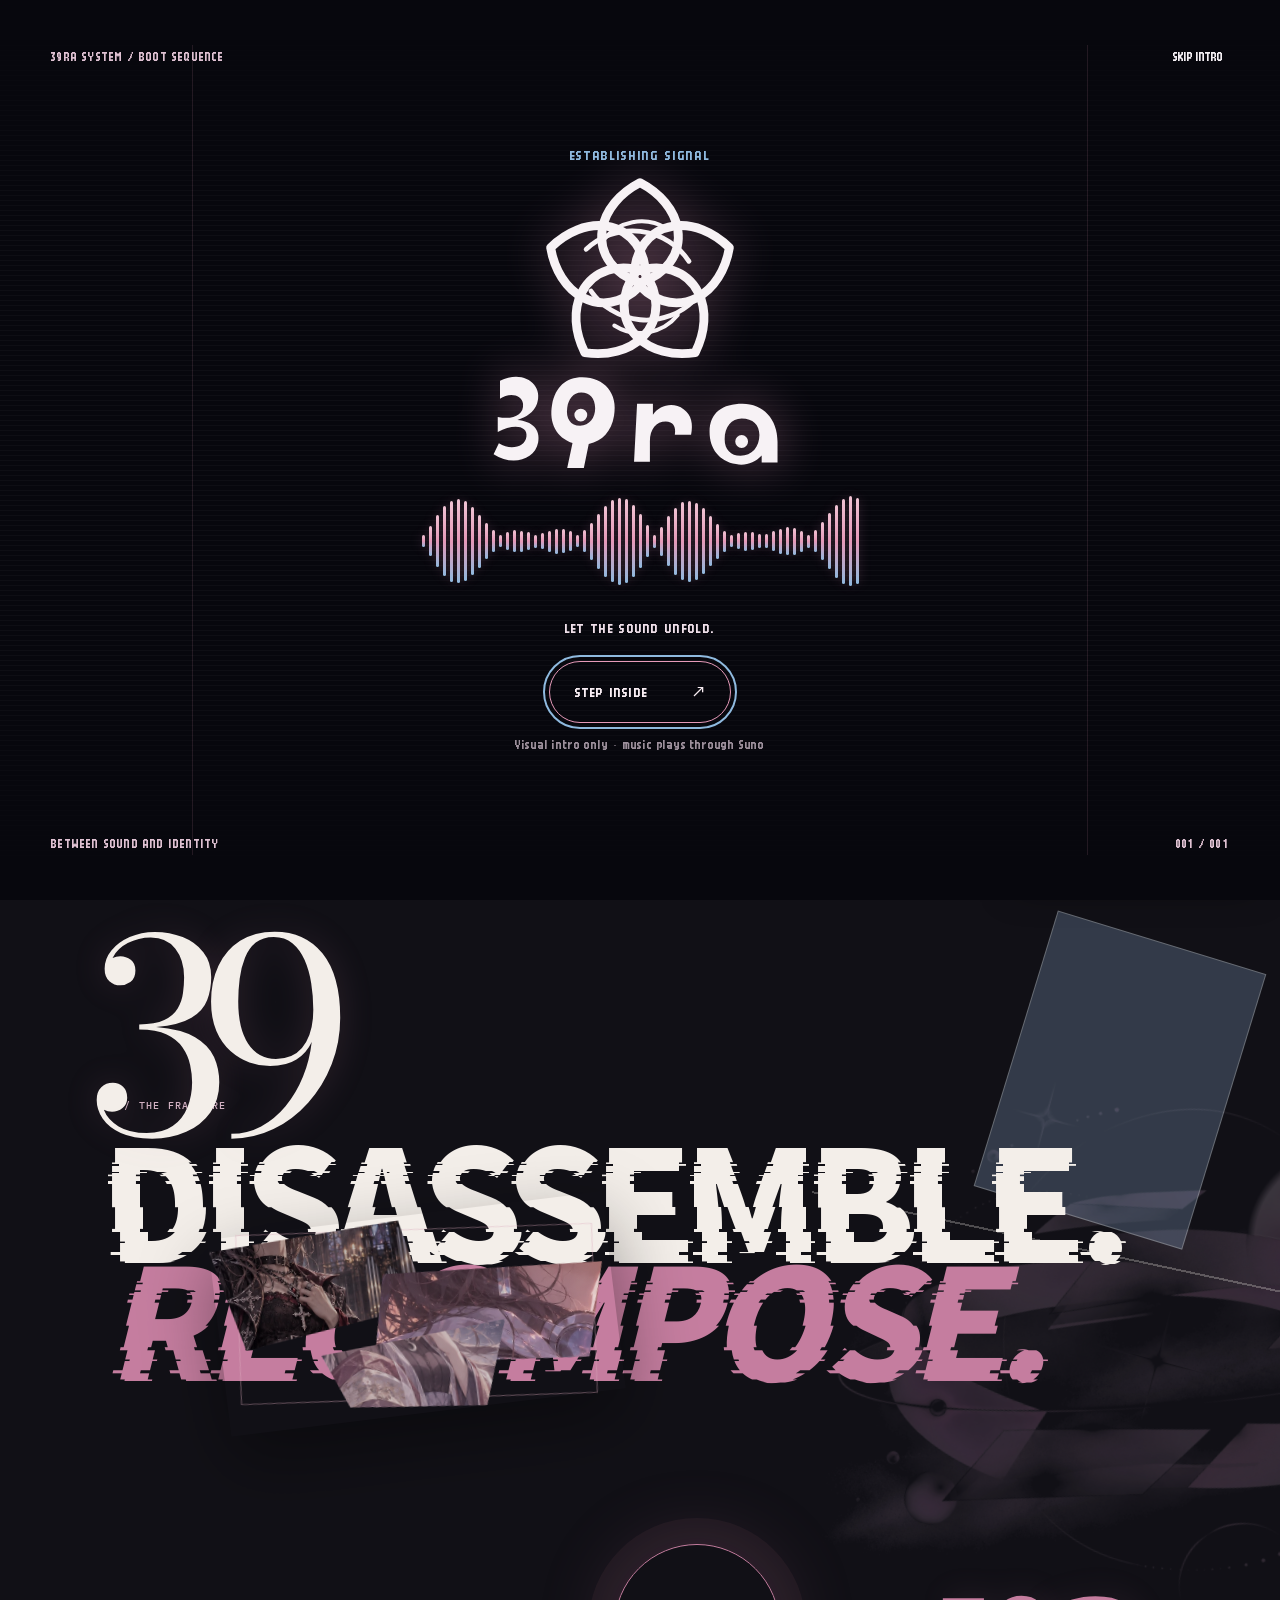
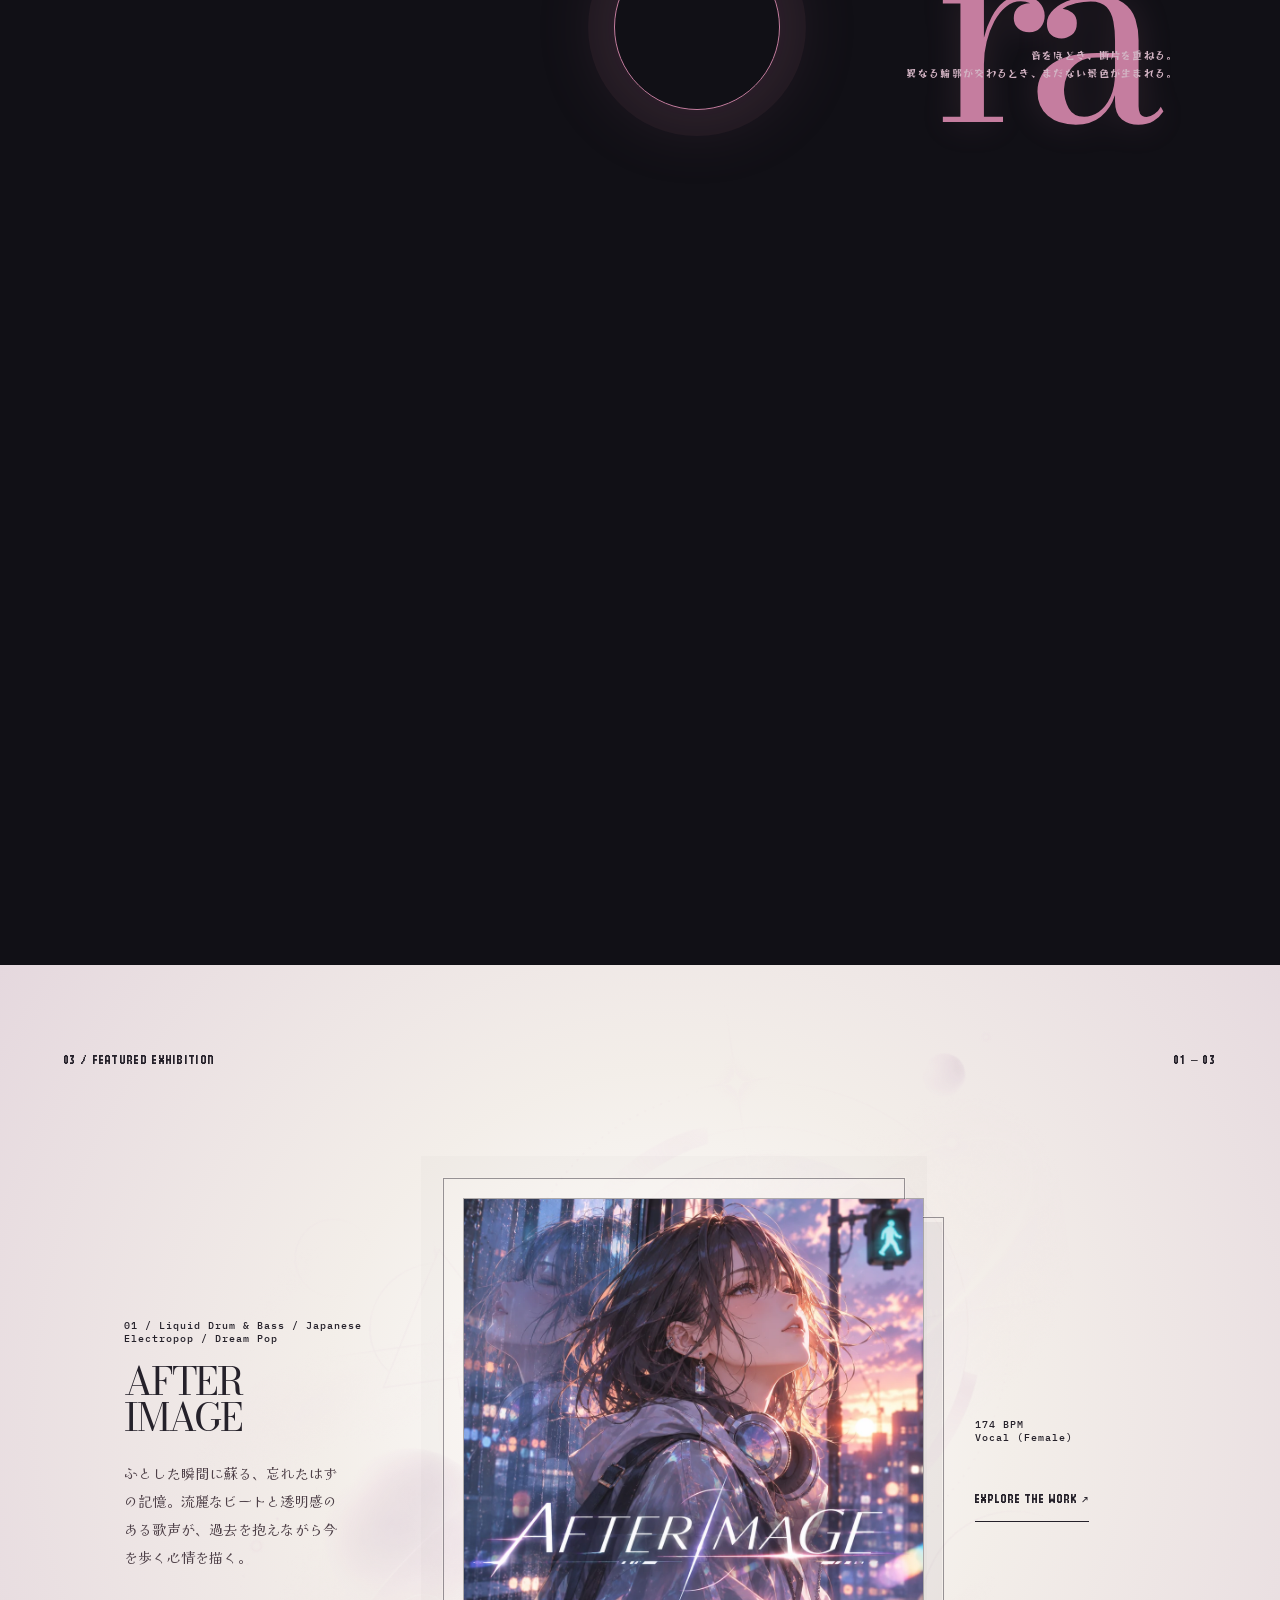
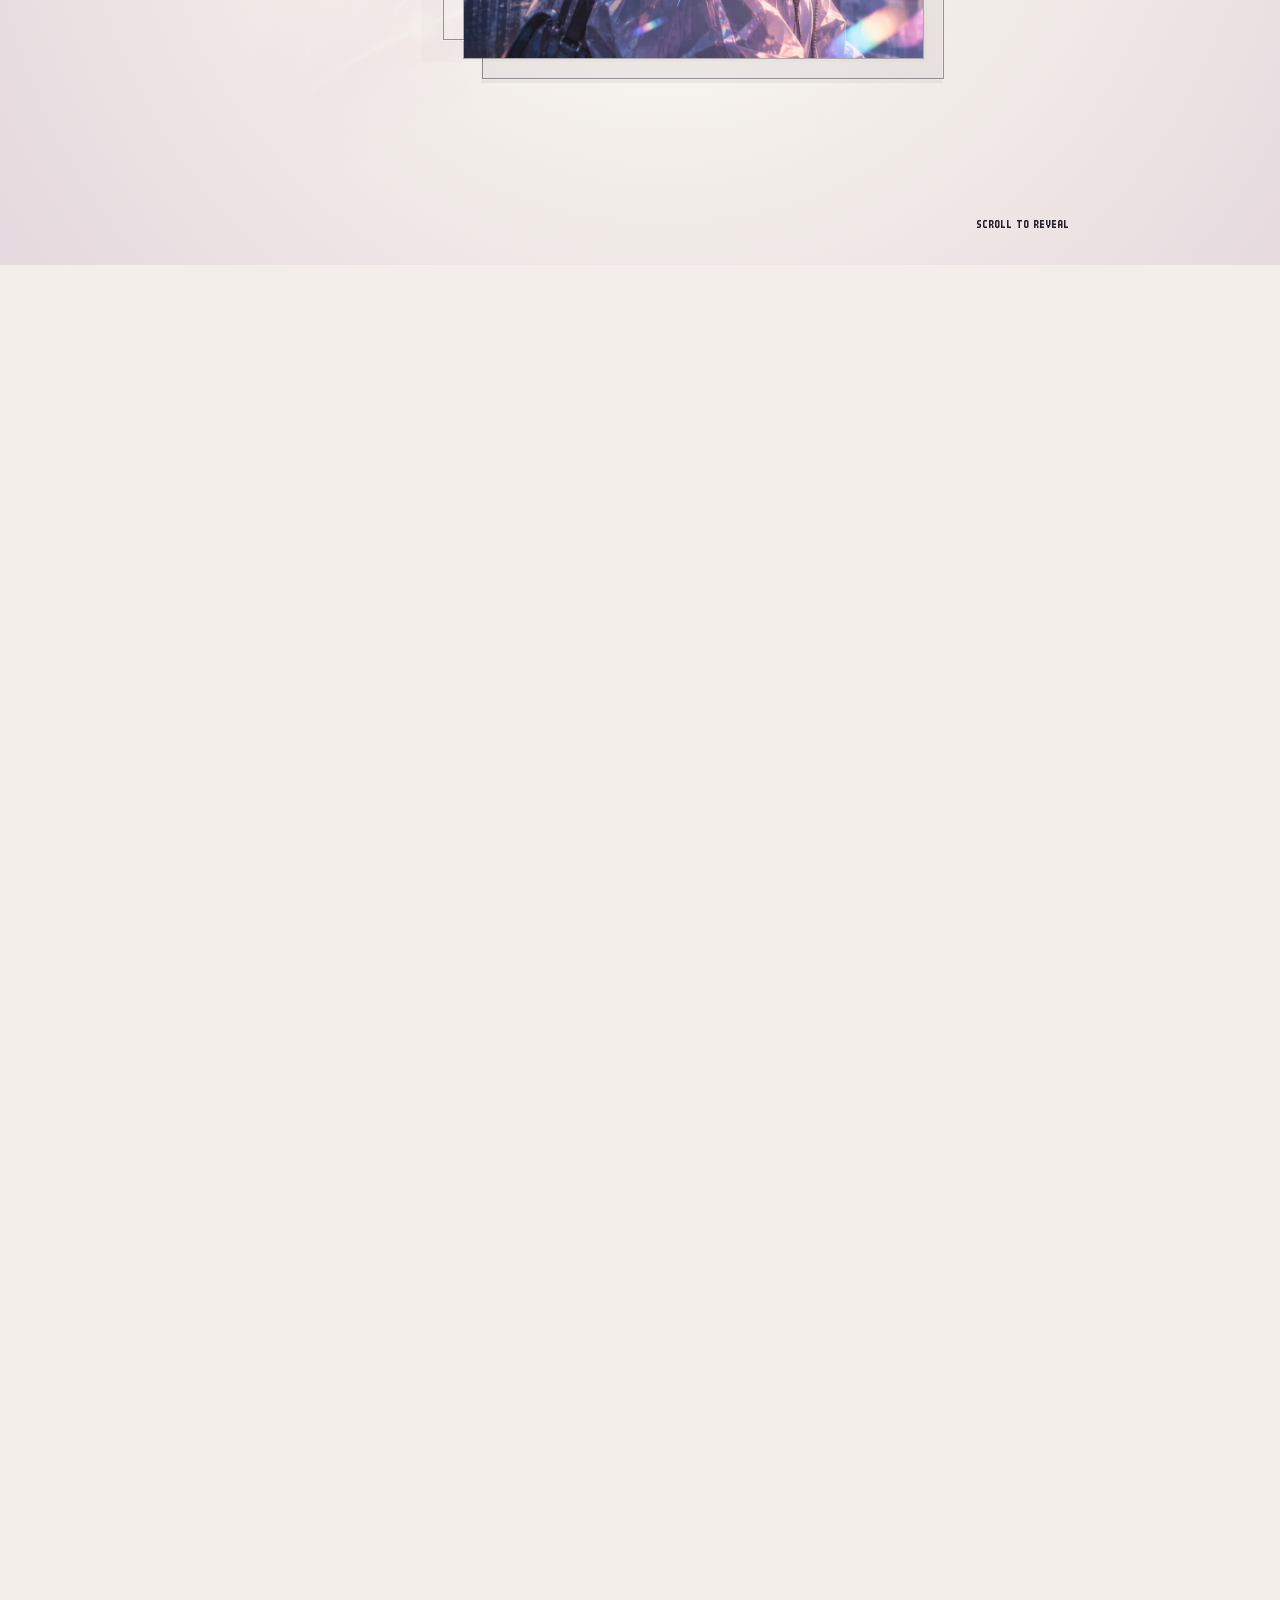
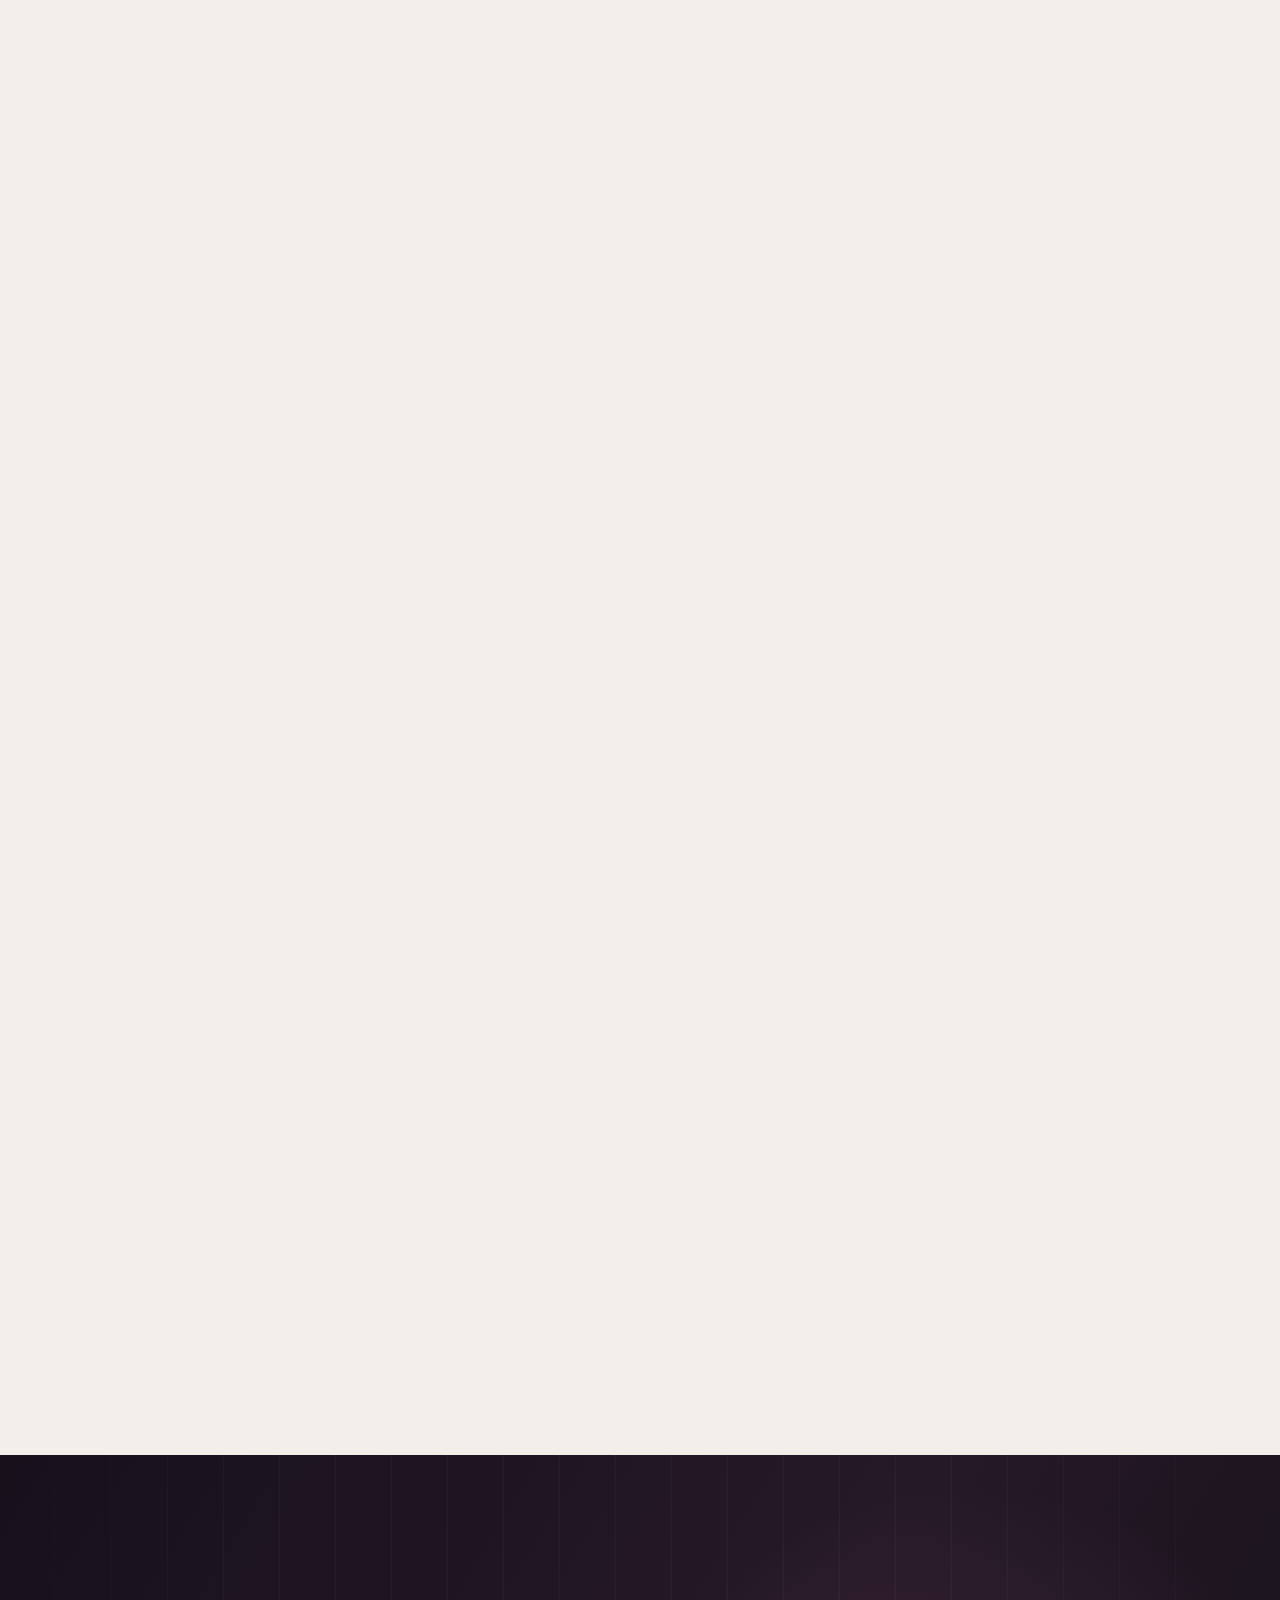
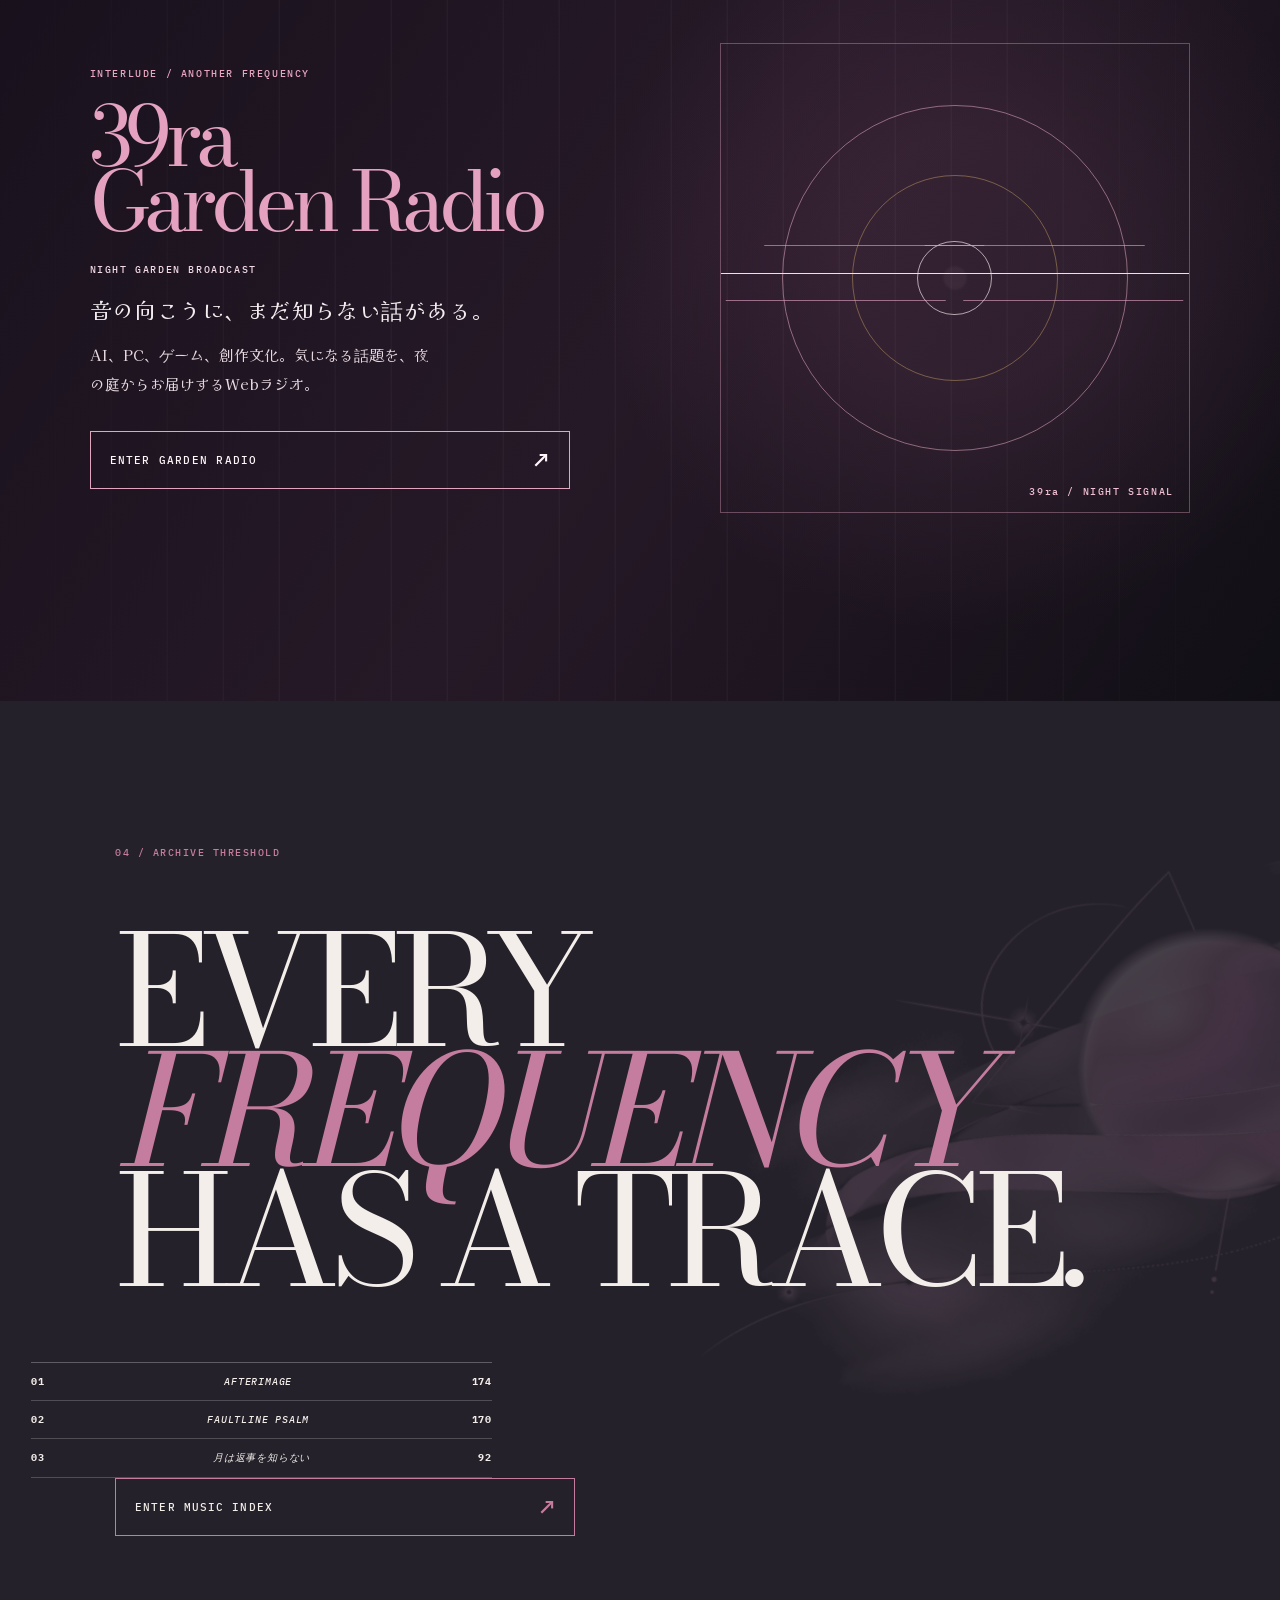
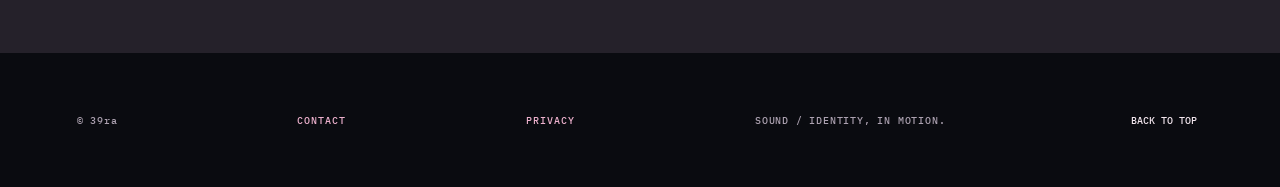
<file: index.html>
<!doctype html>
<html lang="ja">
<head>
<base href="https://39ramochi.github.io/39ra-site/">
<meta charset="utf-8"><meta name="viewport" content="width=device-width,initial-scale=1,viewport-fit=cover">
<meta name="theme-color" content="#0c0d13">
<meta name="description" content="39raの公式サイト。ジャンルや音色を横断しながら生まれた音楽と、その世界を映し出すビジュアルを公開しています。楽曲の試聴や作品一覧、プロフィールをご覧いただけます。">
<title>39ra | SOUND / IDENTITY</title>
<!-- 39ra-ogp:start -->
<meta property="og:type" content="website">
<meta property="og:locale" content="ja_JP">
<meta property="og:site_name" content="39ra">
<meta property="og:title" content="39ra — ARCHIVE OF UNEXPECTED SOUND">
<meta property="og:description" content="異なる音が出会い、思いがけない響きが生まれる。39raが制作する音楽と、その世界を映し出すビジュアル。ここから、気になる一曲を見つけてください。">
<meta property="og:url" content="https://39ramochi.github.io/39ra-site/">
<meta property="og:image" content="https://39ramochi.github.io/39ra-site/assets/ogp/39ra-home-ogp.png">
<meta property="og:image:width" content="1200">
<meta property="og:image:height" content="630">
<meta property="og:image:type" content="image/png">
<meta property="og:image:alt" content="39raの音楽と創作世界を表すアートワーク">
<meta name="twitter:card" content="summary_large_image">
<meta name="twitter:title" content="39ra — ARCHIVE OF UNEXPECTED SOUND">
<meta name="twitter:description" content="異なる音が出会い、思いがけない響きが生まれる。39raが制作する音楽と、その世界を映し出すビジュアル。ここから、気になる一曲を見つけてください。">
<meta name="twitter:image" content="https://39ramochi.github.io/39ra-site/assets/ogp/39ra-home-ogp.png">
<link rel="canonical" href="https://39ramochi.github.io/39ra-site/">
<!-- 39ra-ogp:end -->
<link rel="icon" type="image/svg+xml" href="assets/brand/sonic-groove/39ra-sonic-groove-sigil-16--dark.svg">
<link rel="stylesheet" href="style.css">
<link rel="stylesheet" href="typography.css">
<link rel="stylesheet" href="ui-tokens.css">
<link rel="stylesheet" href="ui-components.css">
<link rel="stylesheet" href="cosmic-focus.css">
<link rel="stylesheet" href="focus-background.css">
<link rel="stylesheet" href="focus-lyrics.css">
<link rel="stylesheet" href="music-hero-B.css">
<link rel="stylesheet" href="gate3c.css">
<link rel="stylesheet" href="garden-radio.css">
</head>
<body>
<div class="grain" aria-hidden="true"></div>
<canvas class="sakura-field" id="sakuraField" aria-hidden="true"></canvas>
<div class="scroll-progress" aria-hidden="true"><div id="scroll-progress"></div></div>
<div class="mouse-halo" aria-hidden="true"></div>
<header class="topbar" id="topbar">
  <a href="./" class="brand route" data-route="home" aria-label="39ra HOME"><strong class="sr-only">39ra</strong><img class="brand-logo" id="brandLogo" src="assets/brand/sonic-groove/39ra-sonic-groove-primary-horizontal--dark.svg" data-dark-src="assets/brand/sonic-groove/39ra-sonic-groove-primary-horizontal--dark.svg" data-light-src="assets/brand/sonic-groove/39ra-sonic-groove-primary-horizontal--light.svg" alt="" aria-hidden="true"></a>
  <nav aria-label="Main navigation">
    <a class="route nav-item" data-route="home" href="./"><span>01</span> HOME</a>
    <a class="route nav-item" data-route="music" href="music/"><span>02</span> MUSIC</a>
    <a class="route nav-item" data-route="about" href="about/"><span>03</span> ABOUT</a>
  </nav>
  <button type="button" class="topbar-replay" id="replayIntro">↺ <span>REPLAY INTRO</span></button>
  <button type="button" class="mobile-menu" id="mobileMenu" aria-label="メニューを開く" aria-expanded="false" aria-controls="mobileNav">MENU</button>
</header>
<div id="mobileNavScrim" class="mobile-nav-scrim" hidden></div>
<nav id="mobileNav" class="mobile-nav" aria-label="Mobile navigation" aria-hidden="true" inert><div class="mobile-nav-portal" aria-hidden="true"><img src="assets/brand/sonic-groove/39ra-sonic-groove-sigil--sakura.svg" alt=""></div><div class="mobile-nav-head"><span>INDEX / DESTINATION</span><button type="button" id="mobileNavClose" aria-label="メニューを閉じる">CLOSE ×</button></div><a href="./" class="route" data-route="home"><small>01 / PRESENCE</small><b>HOME</b></a><a href="music/" class="route" data-route="music"><small>02 / ARCHIVE</small><b>MUSIC</b></a><a href="about/" class="route" data-route="about"><small>03 / DOSSIER</small><b>ABOUT</b></a><a href="about/#contact" class="contact-route" data-contact><small>04 / CONTACT</small><b>CONTACT</b></a><p>ESC TO CLOSE · TAB TO CYCLE</p></nav>
<main id="pages" tabindex="-1">
<section class="page page-active" id="page-home" data-page="home">
  <div class="home-v2" id="homeV2" data-featured-type-treatment="serif-b" data-home-decor="on">
    <section class="v2-presence" id="v2Presence" aria-label="THE PRESENCE">
      <div class="v2-theater-grid" aria-hidden="true"></div><img class="home-decor home-decor-presence" src="assets/home-decor/03-glass-editorial.webp" alt="" aria-hidden="true" loading="lazy" decoding="async"><div class="v2-sigil-field" aria-hidden="true"><svg viewBox="0 0 240 240"><circle cx="120" cy="120" r="104"/><circle cx="120" cy="120" r="73"/><path d="M120 14v212M14 120h212M46 46l148 148M194 46L46 194"/></svg></div>
      <p class="v2-site-id">39ra — SOUND / IDENTITY <span>01 / PRESENCE</span></p><p class="v2-meta">ARCHIVE OF UNEXPECTED SOUND<br>39ra / JAPAN</p><img class="v2-presence-display" src="assets/type/presence-celestial.png" alt="" aria-hidden="true">
      <div class="v2-title" aria-label="39ra"><span class="sr-only">39ra</span><img src="assets/brand/wordmark-39ra-celestial.png" alt="" aria-hidden="true"></div><figure class="v2-portrait"><img data-visual-asset="homeMaster" src="assets/characters/39ra-master-transparent.webp" alt="39raの全身ビジュアル。黒い衣装に桜色の差し色を纏う人物" loading="eager"><figcaption>IDENTITY / 001<br>BLACK · SAKURA · IRIS</figcaption></figure>
      <div class="v2-foreground" aria-hidden="true"><i></i><i></i><i></i><b>THE<br>UNFOLDING<br>SELF</b></div><a class="v2-scroll-cue" href="#v2Fracture">SCROLL TO UNFOLD <span>↓</span></a>
    </section>
    <section class="v2-fracture" id="v2Fracture" aria-label="THE FRACTURE"><div class="v2-fracture-pin"><img class="home-decor home-decor-fracture" src="assets/home-decor/01-ribbon-fracture.webp" alt="" aria-hidden="true" loading="lazy" decoding="async"><div class="v2-fracture-copy"><p>02 / THE FRACTURE</p><h2>DISASSEMBLE.<br><em>RECOMPOSE.</em></h2></div><div class="v2-fragments" aria-hidden="true"><i>39</i><i>ra</i><span class="v2-fragment-collage"><span class="v2-fragment-collage-piece v2-fragment-collage-piece-a"></span><span class="v2-fragment-collage-piece v2-fragment-collage-piece-b"></span><span class="v2-fragment-collage-piece v2-fragment-collage-piece-c"></span></span><i></i><i></i><i></i></div><div class="v2-aperture"><span>THE EXHIBITION<br>TAKES<br>SHAPE.</span></div><p class="v2-fracture-note">音をほどき、断片を重ねる。<br>異なる輪郭が交わるとき、まだない景色が生まれる。</p></div></section>
    <section class="v2-exhibition" id="v2Exhibition" aria-label="FEATURED EXHIBITION"><div class="v2-exhibit-pin"><header><span>03 / FEATURED EXHIBITION</span><span id="v2SceneCounter">01 — 03</span></header><img class="home-decor home-decor-exhibition" src="assets/home-decor/02-orbit-signal.webp" alt="" aria-hidden="true" loading="lazy" decoding="async"><div class="v2-exhibit-stage" id="v2ExhibitTrack" aria-live="polite"></div><div class="v2-exhibit-handoff" aria-hidden="true"><b>39ra</b><span>NEXT WORK / RECOMPOSING</span></div><div class="v2-exhibit-progress"><i id="v2ExhibitBar"></i><span>SCROLL TO REVEAL</span></div></div></section>
    <section class="garden-radio-interlude" id="gardenRadioInterlude" aria-labelledby="gardenRadioTitle">
      <div class="garden-radio-boundary" aria-hidden="true"></div>
      <div class="garden-radio-copy">
        <p class="garden-radio-label">INTERLUDE / ANOTHER FREQUENCY</p>
        <h2 id="gardenRadioTitle"><span>39ra</span><span class="garden-radio-title-line">Garden Radio</span></h2>
        <p class="garden-radio-kicker">NIGHT GARDEN BROADCAST</p>
        <p class="garden-radio-catch">音の向こうに、まだ知らない話がある。</p>
        <p class="garden-radio-description">AI、PC、ゲーム、創作文化。気になる話題を、夜の庭からお届けするWebラジオ。</p>
        <a class="garden-radio-cta" href="https://39ramochi.github.io/39ra-garden-radio/" target="_blank" rel="noopener noreferrer" aria-label="39ra Garden Radioを新しいタブで開く">ENTER GARDEN RADIO <span aria-hidden="true">↗</span></a>
      </div>
      <div class="garden-radio-visual" aria-hidden="true"><div class="garden-radio-signal-art"><i class="garden-radio-ring ring-a"></i><i class="garden-radio-ring ring-b"></i><i class="garden-radio-ring ring-c"></i><span class="garden-radio-wave"></span><span class="garden-radio-frequency">39ra / NIGHT SIGNAL</span></div></div>
    </section>
    <section class="v2-archive" id="v2Archive"><img class="home-decor home-decor-archive" src="assets/home-decor/04-cosmic-trace.webp" alt="" aria-hidden="true" loading="lazy" decoding="async"><p>04 / ARCHIVE THRESHOLD</p><h2>EVERY<br><em>FREQUENCY</em><br>HAS A TRACE.</h2><div class="v2-index-lines" id="v2IndexLines"></div><a class="route v2-index-link" data-route="music" href="music/">ENTER MUSIC INDEX <span>↗</span></a></section>
  </div>
  <section class="home-hero" id="homeHero">
    <div class="hero-grid" aria-hidden="true"></div><div class="hero-orb" aria-hidden="true"></div><div class="hero-ring ring-one" aria-hidden="true"></div><div class="hero-ring ring-two" aria-hidden="true"></div>
    <svg class="hero-sigil" viewBox="0 0 240 240" aria-hidden="true"><defs><path id="sigilPetal" d="M120 120C83 109 73 76 94 47c20 14 35 36 26 73Z"/></defs><g fill="none" stroke="currentColor"><circle cx="120" cy="120" r="104"/><circle cx="120" cy="120" r="72" stroke-dasharray="3 8"/><g><use href="#sigilPetal"/><use href="#sigilPetal" transform="rotate(72 120 120)"/><use href="#sigilPetal" transform="rotate(144 120 120)"/><use href="#sigilPetal" transform="rotate(216 120 120)"/><use href="#sigilPetal" transform="rotate(288 120 120)"/></g><path d="M120 15v28M120 197v28M15 120h28M197 120h28"/></g></svg>
    <div class="hero-copy">
      <p class="kicker reveal">PERSONAL SOUND ARCHIVE <b>✦</b> 2026</p>
      <div class="hero-title" aria-label="39ra"><span class="title-clip"><span class="title-up">39</span></span><span class="title-clip"><span class="title-up delayed">ra<span class="hero-star">✧</span></span></span></div>
      <p class="hero-subtitle reveal">Sound <em>/</em> Identity</p>
      <p class="hero-description reveal">枠に収まらない音を、ひとつの場所へ。<br>音楽と、その向こう側にあるもの。</p>
      <a href="music/" data-route="music" class="route circle-link reveal" aria-label="MUSICへ移動"><span>EXPLORE MUSIC</span><b>↗</b></a>
    </div>
    <div class="portrait-stage" id="portraitStage">
      <div class="stage-meta">PROFILE / 39RA <span>IDENTITY 001</span></div>
      <div class="portrait-frame"><img data-visual-asset="homeMaster" src="assets/characters/39ra-master-transparent.webp" alt="39raの全身ビジュアル。黒髪に桜色の差し色、青い瞳、黒い装飾ジャケット" loading="eager"></div>
      <div class="stage-vertical">ELEGANCE IN SILENCE / PRECISION IN THOUGHT</div>
      <div class="stage-stamp" aria-hidden="true">✧</div>
    </div>
    <div class="hero-bottom"><span>SCROLL / TO DECODE</span><span>39RA — AUDIO &amp; IDENTITY</span><span>↓</span></div>
  </section>
  <div class="marquee" aria-hidden="true"><div class="marquee-track">SOUND WITHOUT BORDERS <i>✦</i> MAKE THE UNEXPECTED <i>✦</i> 39RA SOUND / IDENTITY <i>✦</i> SOUND WITHOUT BORDERS <i>✦</i> MAKE THE UNEXPECTED <i>✦</i> 39RA SOUND / IDENTITY <i>✦</i></div></div>
  <section class="horizontal-zone" id="horizontalZone" aria-label="Featured work design demonstrations">
    <div class="horizontal-pin">
      <div class="horizontal-intro"><span>01 / THE SOUND</span><span id="sceneCounter">SCENE 01 — 03</span></div>
      <h2 class="horiz-heading">NOT ONE <em>GENRE.</em></h2>
      <div class="horizontal-track" id="horizontalTrack" aria-live="polite"></div>
      <div class="horizontal-footer"><span>SCROLL TO MOVE THE GALLERY</span><div class="horiz-bar"><div id="horizBar"></div></div><span>↘</span></div>
    </div>
  </section>
  <section class="identity-slice" id="identitySlice">
    <div class="slice-orb" aria-hidden="true"></div>
    <div class="slice-inner"><p class="kicker reveal">02 / THE IDENTITY</p><h2 class="slice-type reveal">BEYOND<br><i>THE</i> <span>FRAME.</span></h2><p class="slice-copy reveal">音楽だけでは語りきれない、その輪郭へ。<br>静と動、精密と偶然。39raの創作する世界。</p><a class="route text-cta reveal" data-route="about" href="about/">GET TO KNOW 39RA <b>↗</b></a></div>
  </section>
  <section class="home-end"><span class="reveal">YOUR NEXT FREQUENCY</span><a href="music/" class="route reveal" data-route="music">LISTEN<span>→</span></a><span class="reveal">[ START EXPLORING ]</span></section>
</section>
<section class="page" id="page-music" data-page="music" hidden>
  <section class="inner-hero music-hero"><div class="inner-inner"><p class="kicker reveal">02 / SONIC ARCHIVE</p><h1>DISCO<span>GRAPHY.</span></h1><p class="reveal">Different genres. One identity.<br>楽曲を選ぶとSuno公式プレイヤーが開きます。</p></div><div class="inner-circle"></div></section>
  <section class="music-v2" aria-label="MUSIC INDEX AND FOCUS">
    <div class="music-index" id="musicIndex">
      <div class="music-index-tools"><p class="kicker">02 / MUSIC INDEX</p><h1><span class="sr-only">THE RECORD ARCHIVE.</span><img class="music-index-wordmark" src="assets/type/music-record-archive-gaen.png" alt="" aria-hidden="true"></h1><p class="music-index-intro">ひとつの音にも、いくつもの表情がある。その輪郭をたどる、作品の索引。</p><form class="catalog-controls" id="catalogControls"><label>SEARCH <input id="musicSearch" type="search" autocomplete="off" placeholder="TITLE, GENRE OR KEYWORD"></label><label>GENRE <select id="genreFilter"><option value="">ALL GENRES</option></select></label><label>TRACK TYPE <select id="formatFilter"><option value="">ALL TYPES</option></select></label><label>BPM <select id="bpmFilter"><option value="">ALL BPM</option><option value="slow">UNDER 120</option><option value="mid">120–159</option><option value="fast">160+</option></select></label><label>WORKS <select id="featuredFilter"><option value="">ALL WORKS</option><option value="featured">FEATURED WORKS</option></select></label><label>SORT <select id="sortSelect"><option value="new">NEWEST FIRST</option><option value="title">TITLE A–Z</option><option value="bpm">BPM HIGH–LOW</option></select></label><button type="reset" id="clearFilters">RESET FILTERS</button></form><p class="catalog-results" id="catalogResults" aria-live="polite"></p><div class="music-index-list" id="musicGrid" aria-live="polite"></div><button class="load-more" id="loadMore" type="button" hidden>SHOW MORE WORKS <span>↓</span></button></div>
      <aside class="music-preview" id="musicPreview" aria-live="polite"><p class="music-preview-label">SELECTED WORK</p><figure class="music-preview-cover"><img id="musicPreviewImage" alt="選択中の楽曲ジャケット"></figure><div class="music-preview-copy"><p id="musicPreviewNo">01 / 05</p><h2 id="musicPreviewTitle">AFTERIMAGE</h2><p id="musicPreviewFacts"></p><button type="button" id="musicPreviewOpen">ENTER FOCUS ↗</button></div></aside>
    </div>
    <section class="music-focus" id="musicFocus" hidden aria-hidden="true" data-cosmic-extension="off" data-cosmic-strength="soft" data-cosmic-surface="dark" aria-label="Selected track focus"><div class="music-focus-background" aria-hidden="true"></div><div class="music-focus-scrim" aria-hidden="true"></div><button type="button" class="music-focus-back" id="musicFocusBack">← RETURN TO INDEX</button><div class="music-focus-grid"><div class="music-focus-copy"><p id="musicFocusNumber">01 / 05 · FOCUS</p><h2 id="musicFocusTitle">AFTERIMAGE</h2><p class="music-focus-genre" id="musicFocusGenre"></p><p class="music-focus-released" id="musicFocusReleased" hidden></p><p class="music-focus-description" id="musicFocusDescription"></p></div><div class="music-focus-extension"><div class="music-focus-cosmic" aria-hidden="true"></div><figure class="music-focus-cover"><img id="musicFocusImage" alt="選択中の楽曲ジャケット"></figure></div><div class="music-focus-actions"><p id="musicFocusFacts"></p><button type="button" id="musicFocusPlayer">OPEN SUNO PLAYER ↗</button><a id="musicFocusExternal" target="_blank" rel="noopener noreferrer">VIEW ON SUNO ↗</a><button type="button" id="musicFocusLyricsToggle" hidden aria-expanded="false" aria-controls="musicFocusLyrics">VIEW LYRICS ↗</button></div><section class="music-focus-lyrics" id="musicFocusLyrics" hidden aria-hidden="true" aria-labelledby="musicFocusLyricsHeading"><header><p id="musicFocusLyricsHeading">LYRICS / WORDS</p><button type="button" id="musicFocusLyricsClose">CLOSE LYRICS ×</button></header><p class="music-focus-lyrics-status" id="musicFocusLyricsStatus" role="status"></p><p class="music-focus-lyrics-credit" id="musicFocusLyricsCredit"></p><div class="music-focus-lyrics-body" id="musicFocusLyricsBody"></div><button type="button" class="music-focus-lyrics-retry" id="musicFocusLyricsRetry" hidden>RETRY LYRICS ↗</button></section></div></section>
  </section>
</section>
<section class="page" id="page-about" data-page="about" hidden>
  <div class="about-v2" id="aboutV2">
    <section class="about-scene about-portrait-scene" id="aboutPortrait" aria-labelledby="aboutPortraitTitle"><div class="about-stage-grid" aria-hidden="true"></div><p class="about-scene-label">03 / ABOUT · THE PORTRAIT</p><div class="about-portrait-copy"><p>PERSONA / CREATOR</p><h1 id="aboutPortraitTitle">39ra</h1><p class="about-portrait-lede">音楽を作る主体と、<br>音の世界を案内する視覚的な姿。</p></div><figure class="about-paper-portrait"><img data-visual-asset="aboutPortrait" src="assets/characters/39ra-cinematic-portrait.webp" alt="39raの映画的なビジュアル・ポートレート"><figcaption>VISUAL PERSONA / REFERENCE 001</figcaption></figure><div class="about-portrait-rules" aria-hidden="true"><i></i><i></i><i></i></div></section>
    <section class="about-scene about-dossier-scene" id="aboutDossier" aria-labelledby="aboutDossierTitle"><div class="about-dossier-pin"><p class="about-scene-label">04 / THE DOSSIER</p><div class="about-dossier-paper"><figure class="about-dossier-image"><img data-visual-asset="dossierPrimary" src="assets/characters/39ra-expression-gentle.webp" alt="39raの穏やかな表情を示す人物資料"><figcaption>IMAGE REFERENCE / NOT A BIOGRAPHICAL FACT</figcaption></figure><span class="about-detail about-detail-expression" data-visual-bg="dossierExpression" aria-hidden="true"></span><span class="about-detail about-detail-costume" data-visual-bg="dossierCostume" aria-hidden="true"></span><span class="about-detail about-detail-drape" data-visual-bg="dossierDrape" aria-hidden="true"></span><i class="about-annotation-line" aria-hidden="true"></i></div><article class="about-dossier-copy"><p>ARTIST / CREATOR</p><h2 id="aboutDossierTitle">異なる音が交わる、<br>そのあいだに惹かれる。</h2><p>39raという名義で、さまざまな音楽を制作しています。激しい音も、静かな音も、ジャンルを越えた組み合わせも。そのとき作りたいと思ったものに向き合いながら、ひとつずつ作品を残しています。</p><p class="about-dossier-persona"><b>VISUAL PERSONA</b> サクラは、39raの創作世界を表現するビジュアル・ペルソナです。黒と桜色を基調とした装いに、青い瞳。楽曲や作品の世界観を、もうひとつの姿として映し出しています。</p></article></div></section>
    <section class="about-scene about-method-scene" id="aboutMethod" aria-labelledby="aboutMethodTitle"><div class="about-method-wave" aria-hidden="true"><i></i><i></i><i></i><i></i><i></i></div><div class="about-method-copy"><p class="about-scene-label">05 / THE METHOD</p><h2 id="aboutMethodTitle"><span>狙った音と、</span><span><em>偶然生まれた音。</em></span><span>そのあいだを行き来する。</span></h2><p>異なるジャンルや音色を組み合わせ、試しては変え、また組み直す。思い描いていた音に近づくこともあれば、予想もしなかった方向へ進むこともあります。その過程で見つけた面白さを、ひとつずつ作品にしています。</p></div><p class="about-method-note">ORDER / ACCIDENT<br>SILENCE / IMPACT</p></section>
    <section class="about-scene about-connection-scene" id="aboutConnection" aria-labelledby="aboutConnectionTitle"><div class="about-connection-sigil" aria-hidden="true"><img src="assets/brand/sonic-groove/39ra-sonic-groove-sigil--light.svg" alt=""></div><p class="about-scene-label">06 / CONNECTION</p><h2 id="aboutConnectionTitle">FOLLOW WHAT<br><em>RESONATES.</em></h2><p>音楽を聴く。制作の輪郭を知る。そして、日々気になったことに耳を傾ける。39raの創作と発信を、それぞれの場所からたどってみてください。</p><div class="about-connection-links"><a class="route about-music-link" data-route="music" href="music/"><small>SOUND ARCHIVE</small>ENTER MUSIC INDEX <span>↗</span></a><a class="about-music-link about-radio-link" href="https://39ramochi.github.io/39ra-garden-radio/" target="_blank" rel="noopener noreferrer" aria-label="39ra Garden Radioを新しいタブで開く"><small>WEB RADIO / NIGHT GARDEN</small>VISIT GARDEN RADIO <span aria-hidden="true">↗</span></a></div></section>
    <section class="about-contact" id="aboutContact" aria-labelledby="aboutContactTitle"><div class="about-contact-sigil" aria-hidden="true"><img src="assets/brand/sonic-groove/39ra-sonic-groove-sigil--sakura.svg" alt=""></div><header class="about-contact-head"><p>07 / CONTACT · SIGNAL DESK</p><h2 id="aboutContactTitle" tabindex="-1">SEND A <em>SIGNAL.</em></h2><p>音楽をきっかけに生まれた感想も、これからの創作につながる相談も。ここから、それぞれの声を届けてください。</p></header><div class="contact-options" id="contactOptions" aria-live="polite"></div><div class="contact-form-layout"><form class="contact-form" id="contactForm" method="post" aria-describedby="contactPrivacy contactFormStatus" aria-busy="false"><div class="contact-form-head"><p>FORM / OFFICIAL INQUIRIES</p><h3>WRITE A <em>MESSAGE.</em></h3><p>制作相談・楽曲利用・その他の正式なお問い合わせは、こちらからお送りください。</p></div><div class="contact-form-fields"><label>NAME <span>お名前／活動名（任意）</span><input id="contactName" name="name" type="text" autocomplete="name" maxlength="120" data-fs-field></label><span class="contact-field-error" data-fs-error="name"></span><label>EMAIL <span>返信先メールアドレス</span><input id="contactEmail" name="email" type="email" autocomplete="email" maxlength="254" required data-fs-field></label><span class="contact-field-error" data-fs-error="email"></span><label>INQUIRY TYPE <span>お問い合わせ種別</span><select id="contactType" name="inquiry_type" required data-fs-field><option value="">選択してください</option></select></label><span class="contact-field-error" data-fs-error="inquiry_type"></span><input id="contactSubject" name="subject" type="hidden"><label>MESSAGE <span>お問い合わせ内容</span><textarea id="contactMessage" name="message" rows="9" minlength="10" maxlength="5000" required data-fs-field></textarea></label><span class="contact-field-error" data-fs-error="message"></span><div class="contact-honeypot" aria-hidden="true"><label>Leave this field empty<input name="_gotcha" type="text" tabindex="-1" autocomplete="off"></label></div></div><p class="contact-privacy" id="contactPrivacy">入力いただいたお名前、メールアドレス、本文は、お問い合わせへの返信と必要な連絡のために使用します。送信内容はFormspreeを経由して、運営者が指定したGmailへ送信されます。詳しくは<a href="privacy/">プライバシーポリシー</a>をご確認ください。</p><div class="contact-form-actions"><button class="contact-submit" id="contactSubmit" type="submit" disabled aria-disabled="true" data-fs-submit-btn>SEND INQUIRY <span>↗</span></button><p class="contact-form-status" id="contactFormStatus" role="status" aria-live="polite">フォームを準備しています。</p></div><div class="contact-form-error" data-fs-error role="alert" aria-live="assertive"></div><div class="contact-form-success" data-fs-success role="status" aria-live="polite"></div></form><aside class="contact-social" aria-labelledby="contactSocialTitle"><p>X / SOCIAL</p><h3 id="contactSocialTitle">FOLLOW THE<br><em>FREQUENCY.</em></h3><p>活動情報の確認や気軽な交流は、Xをご利用ください。正式な制作相談・お問い合わせはフォームから承ります。</p><a class="contact-social-link" id="contactSocialLink" target="_blank" rel="noopener noreferrer" hidden>FOLLOW ON X <span>↗</span></a><span class="contact-social-unavailable" id="contactSocialUnavailable" aria-disabled="true">Xリンクは準備中です。</span></aside></div></section>
  </div>
</section>
</main>
<footer class="footer"><span>© 39ra</span><a class="footer-contact" href="about/#contact" data-contact>CONTACT</a><a class="footer-privacy" href="privacy/">PRIVACY</a><span>SOUND / IDENTITY, IN MOTION.</span><button id="backTop">BACK TO TOP</button></footer>
<aside class="player-dock" id="playerDock" aria-label="Suno公式プレイヤー" aria-hidden="true">
  <div class="player-dock-head"><span><b id="dockStatus">SELECT A TRACK</b> <small id="dockTrack"></small></span><button type="button" id="dockClose" aria-label="プレイヤーを閉じる">×</button></div>
  <a class="player-dock-suno-link" id="dockSunoLink" target="_blank" rel="noopener noreferrer" hidden>VIEW ON SUNO ↗</a>
  <div class="player-dock-empty" id="playerDockEmpty"><p>気になる一曲を、MUSIC INDEXから。</p><a class="route" data-route="music" href="music/">GO TO MUSIC INDEX</a></div>
  <div class="persistent-suno-slot" id="persistentSunoSlot"></div>
  <p class="player-error" id="playerError" hidden>プレイヤーを表示できませんでした。Sunoのページから楽曲を開くことができます。</p>
</aside>
<button class="player-pill" id="playerPill" type="button" aria-controls="playerDock" aria-expanded="false"><span class="player-led"></span><span id="playerPillAction">EXPAND PLAYER</span><small id="playerPillLabel">SELECT A TRACK</small></button>
<div class="transition" id="transition" aria-hidden="true"><canvas class="transition-field" id="transitionField"></canvas><div class="transition-bars" id="transitionBars"></div><svg class="transition-wave" viewBox="0 0 1000 240" preserveAspectRatio="none" aria-hidden="true"><path id="transitionWavePath" d="M0 120H1000"/></svg><div class="transition-center"><span id="transitionRouteLabel">HOME → MUSIC</span><strong id="transitionLabel">RECOMPOSING.</strong><small>CHANGING FREQUENCY</small></div></div>
<div class="intro" id="intro" role="dialog" aria-modal="true" aria-label="39ra サイト起動演出"><div class="intro-scan" aria-hidden="true"></div><div class="intro-upper"><span>39RA SYSTEM / BOOT SEQUENCE</span><button id="skipIntro">SKIP INTRO</button></div><div class="intro-body"><span class="intro-caption">ESTABLISHING SIGNAL</span><div class="boot-brand-reconstruction" aria-hidden="true"><i class="boot-orbit boot-orbit-one"></i><i class="boot-orbit boot-orbit-two"></i><i class="boot-orbit boot-orbit-three"></i><img class="boot-final-logo" src="assets/brand/sonic-groove/39ra-sonic-groove-primary-vertical--dark.svg" alt=""></div><h1 class="sr-only">39ra</h1><div class="boot-wave" id="bootWave" aria-hidden="true"></div><p>LET THE SOUND UNFOLD.</p><button id="enterSite" class="enter-site">STEP INSIDE <b>↗</b></button><small>Visual intro only · music plays through Suno</small></div><div class="intro-bottom"><span>BETWEEN SOUND AND IDENTITY</span><span>001 / 001</span></div></div>
<div class="track-panel" id="trackPanel" role="dialog" aria-modal="true" aria-labelledby="panelTitle" aria-hidden="true" inert><div class="panel-scrim" id="panelScrim"></div><div class="panel-inner" tabindex="-1"><div class="panel-top"><span>39RA / TRACK INFORMATION</span><button id="closePanel" aria-label="楽曲詳細を閉じる">CLOSE ×</button></div><div class="panel-cover" id="panelCover"><span id="panelArtworkText">NORMAL//ERROR</span></div><p class="kicker" id="panelType">TRACK / SUNO</p><h2 id="panelTitle">NORMAL//ERROR</h2><p class="track-facts" id="panelFacts"></p><p class="panel-description" id="panelDesc"></p><button type="button" class="open-player" id="openPersistentPlayer">EXPAND PLAYER</button><a class="suno-external-link" id="sunoExternalLink" target="_blank" rel="noopener noreferrer">VIEW ON SUNO</a><div class="panel-notice" id="panelNotice"></div></div></div>
<script src="data/tracks.js"></script><script src="data/visual-assets.js"></script><script src="data/contact-config.js"></script><script src="data/formspree-config.js"></script><script src="track-presentation-utils.js"></script><script src="lyrics-focus.js"></script><script src="app.js"></script><script src="garden-radio.js"></script>
</body></html>
</file>
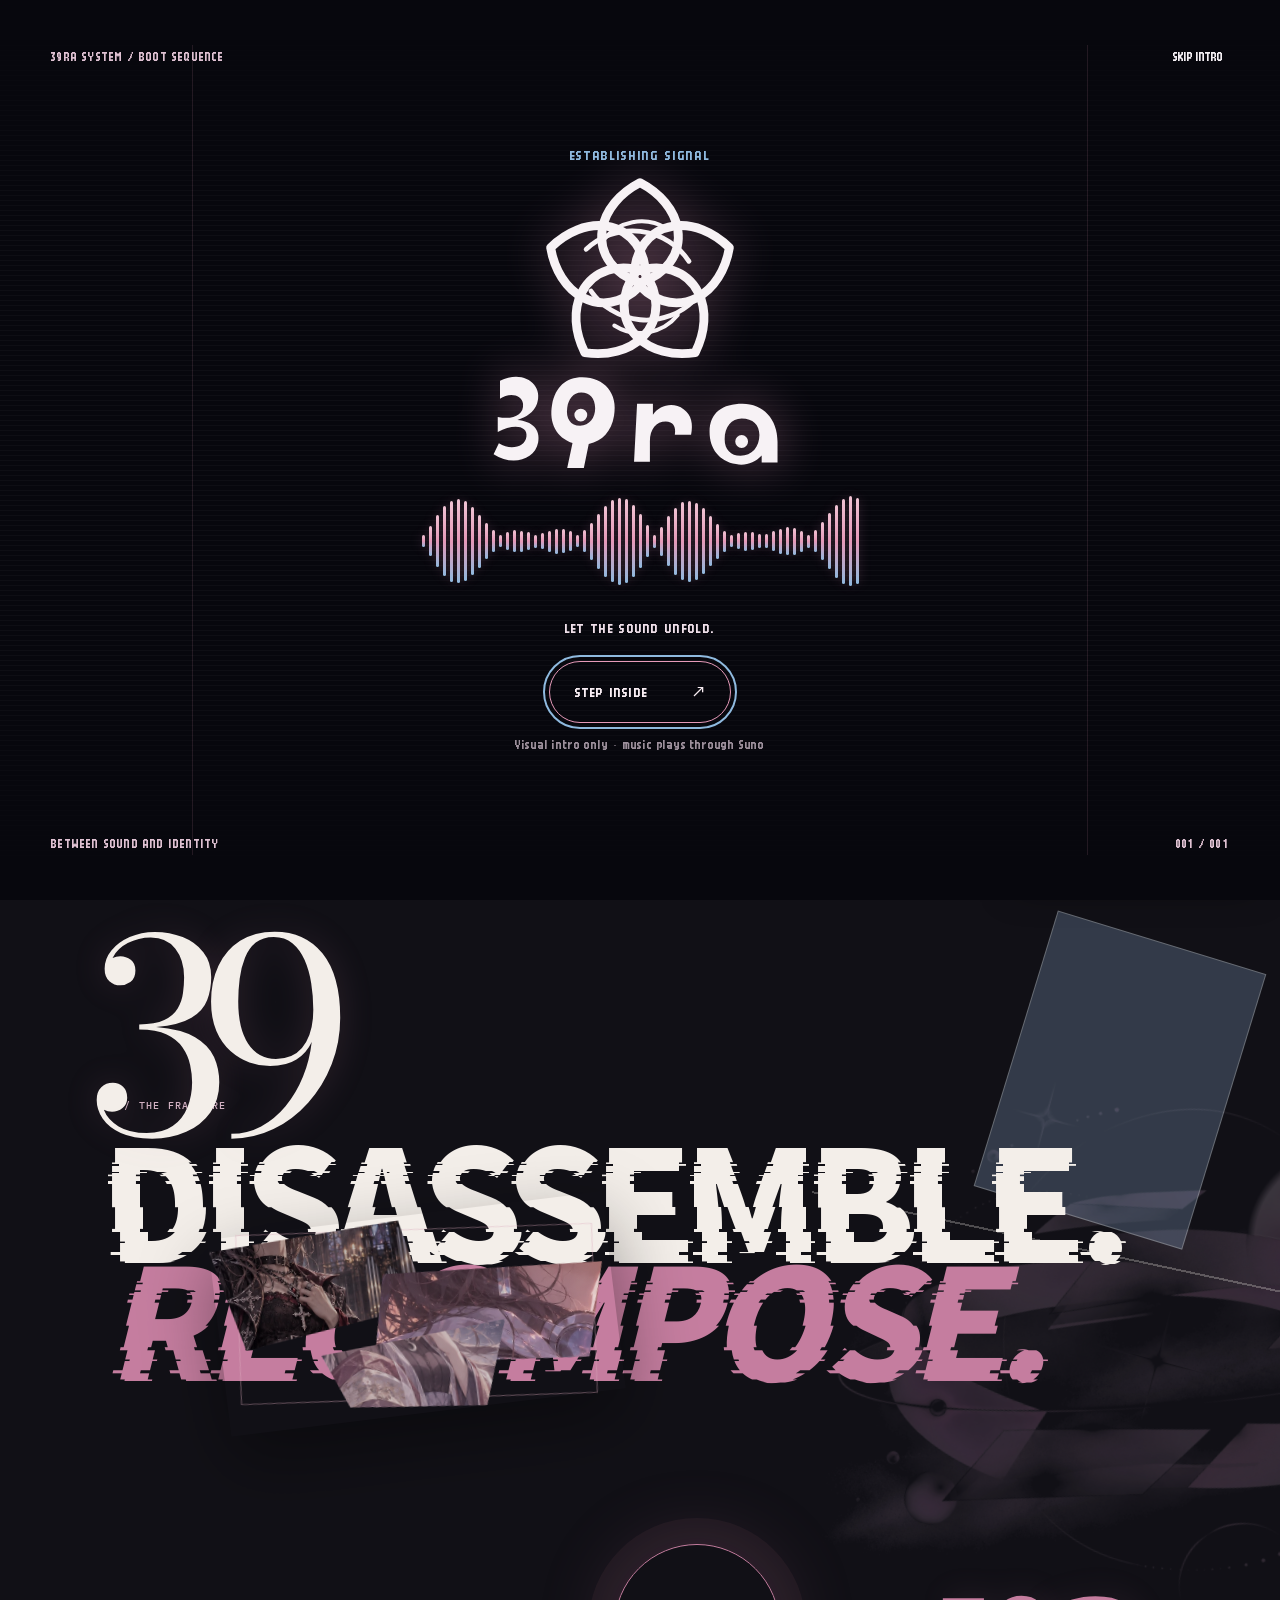
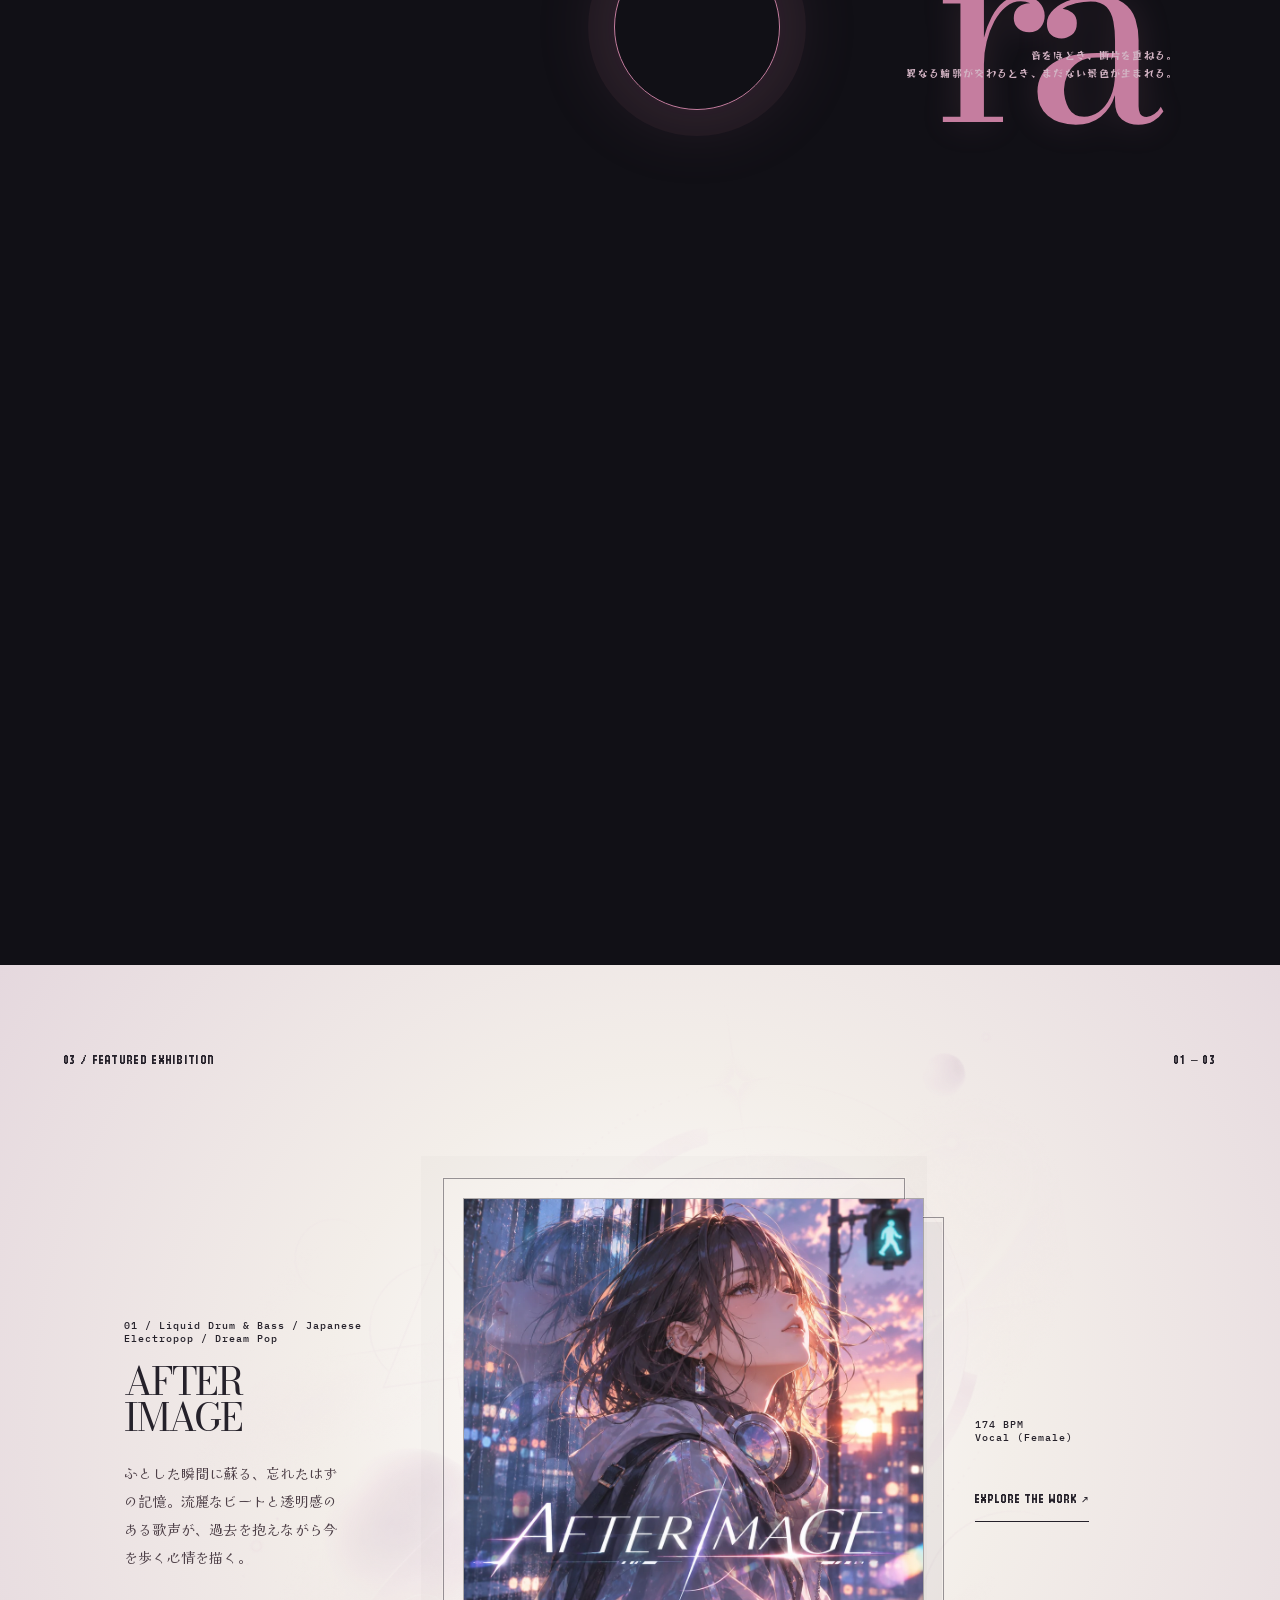
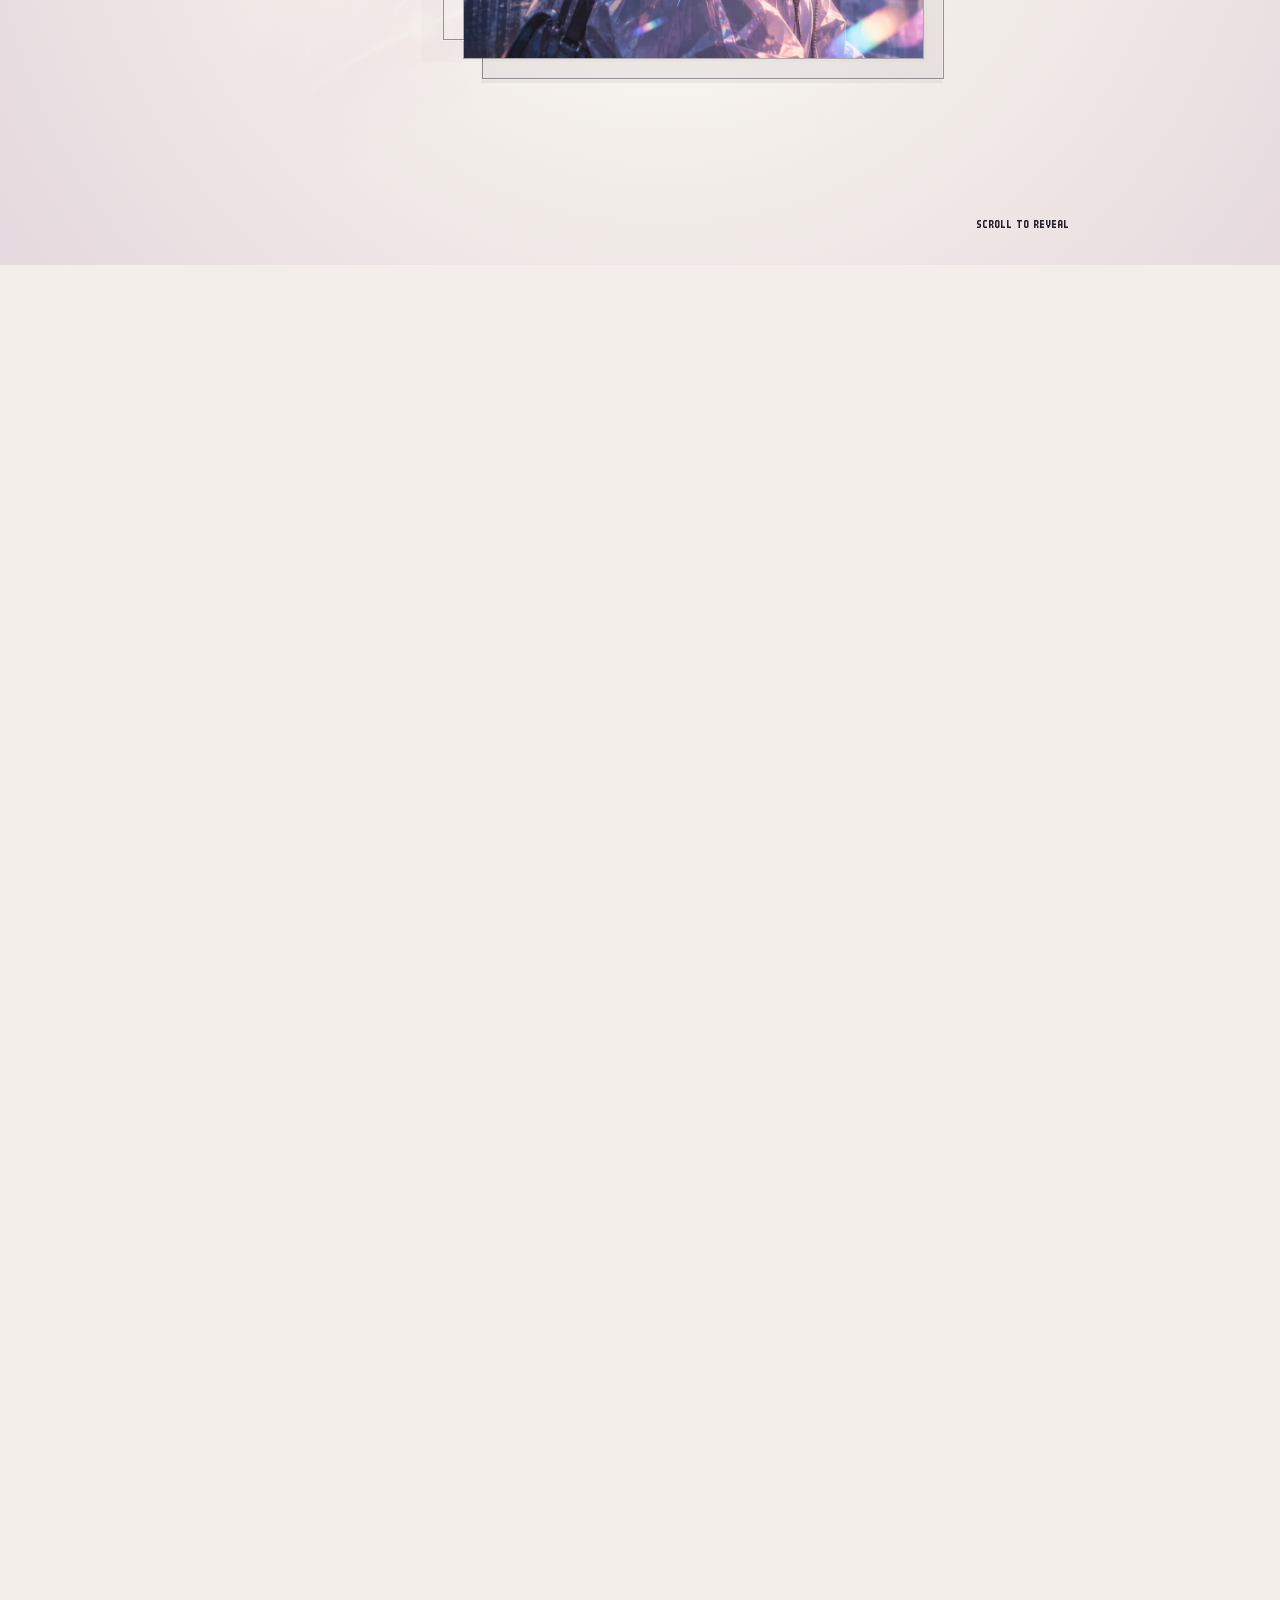
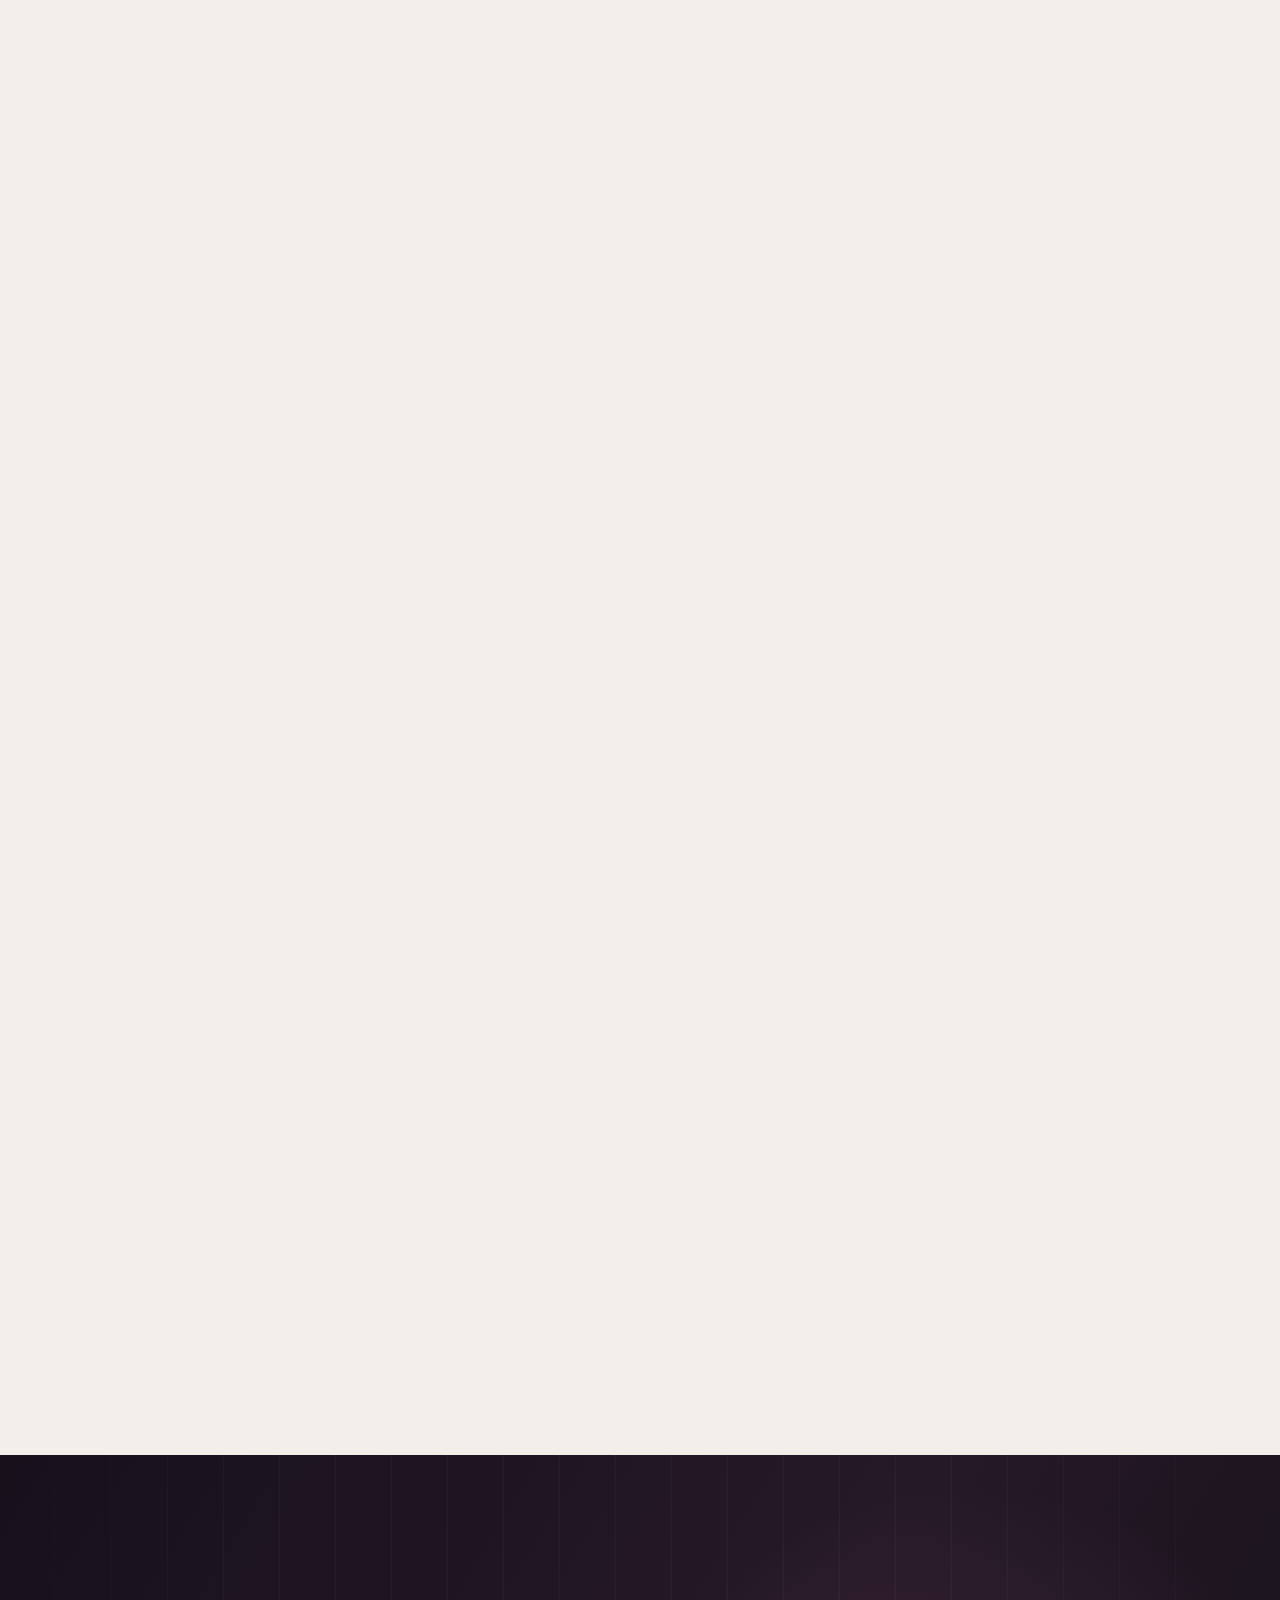
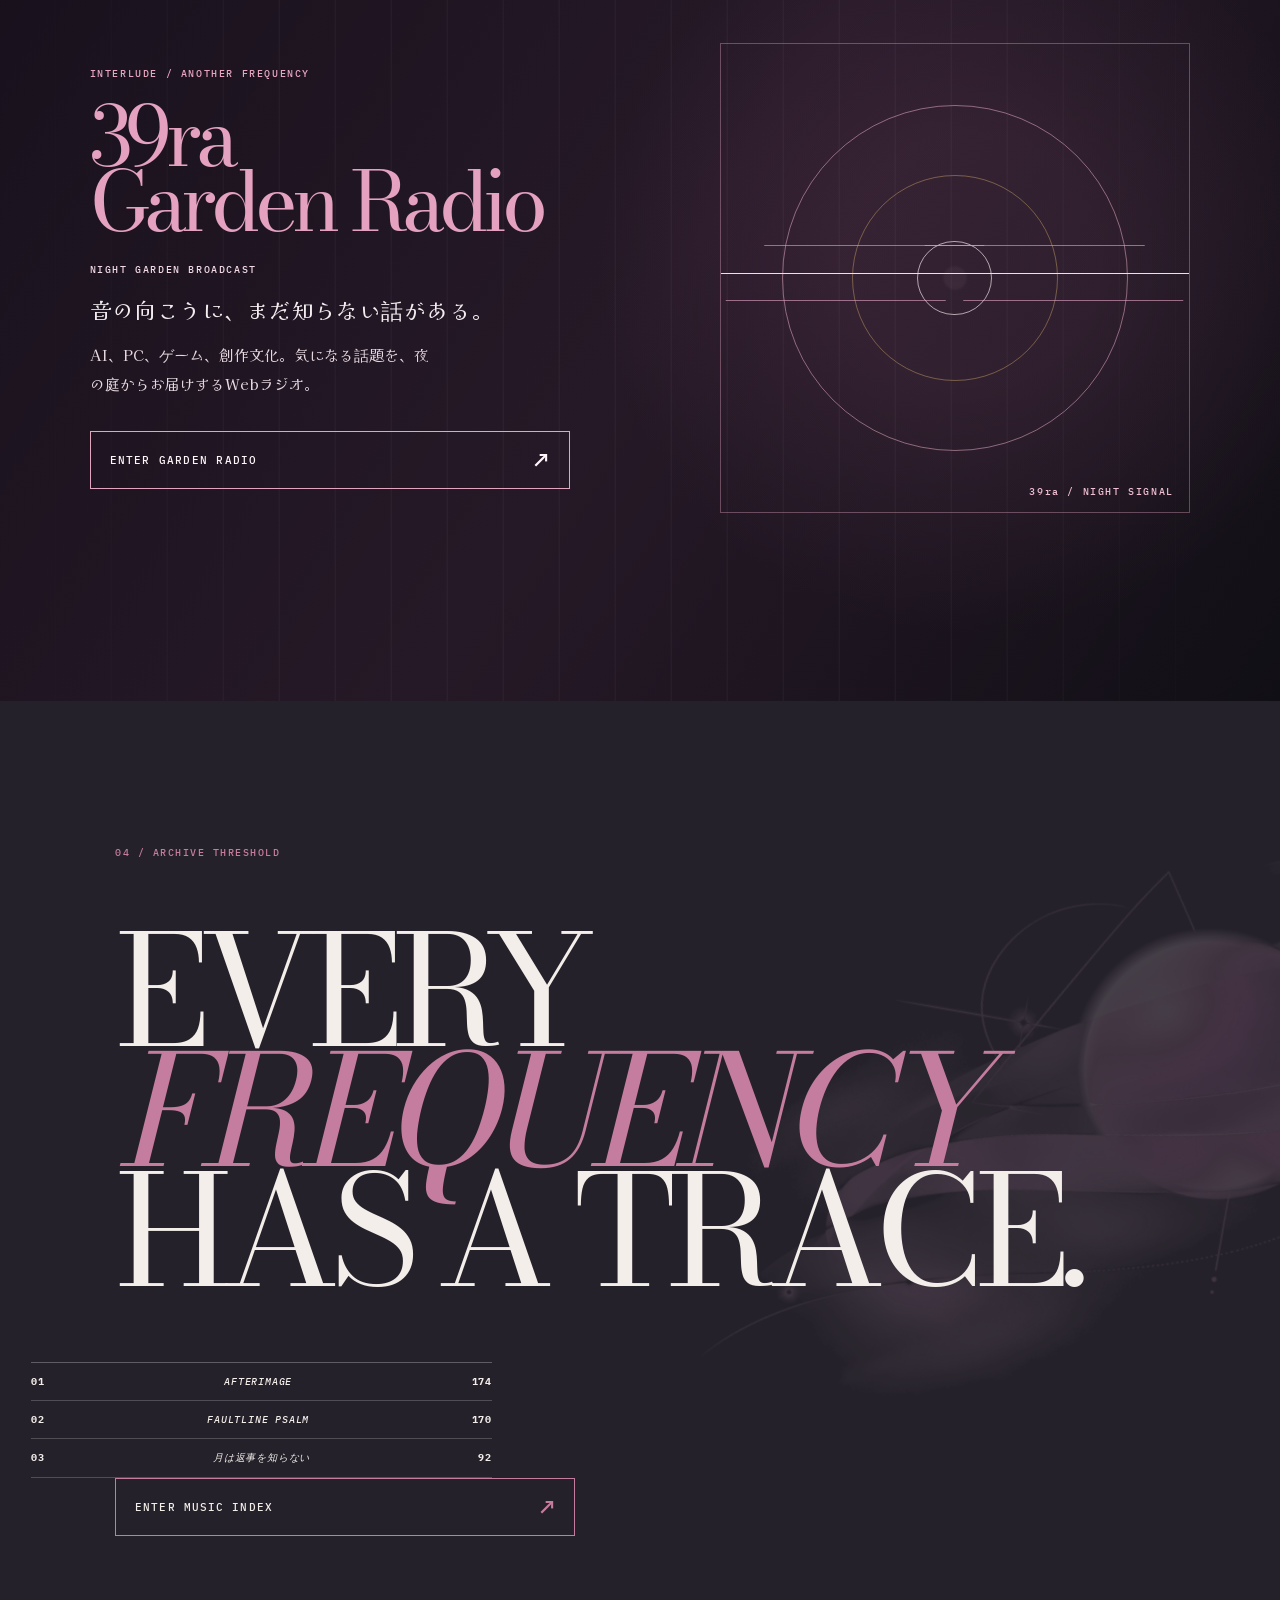
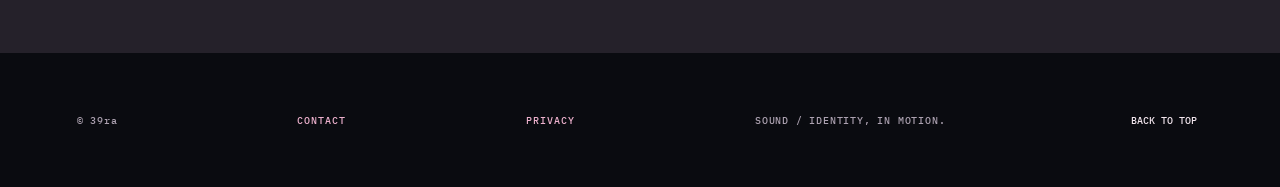
<file: about/index.html>
<!doctype html>
<html lang="ja">
<head>
<base href="https://39ramochi.github.io/39ra-site/">
<meta charset="utf-8"><meta name="viewport" content="width=device-width,initial-scale=1,viewport-fit=cover">
<meta name="theme-color" content="#0c0d13">
<meta name="description" content="音楽クリエイター39raのプロフィール。ジャンルや音色を横断する制作スタイル、創作への向き合い方、ビジュアル・ペルソナのサクラについて紹介しています。制作相談やお問い合わせもこちらから。">
<title>ABOUT | 39ra</title>
<!-- 39ra-ogp:start -->
<meta property="og:type" content="website">
<meta property="og:locale" content="ja_JP">
<meta property="og:site_name" content="39ra">
<meta property="og:title" content="ABOUT | 39ra">
<meta property="og:description" content="音楽クリエイター39raのプロフィール。ジャンルや音色を横断する制作スタイル、創作への向き合い方、ビジュアル・ペルソナのサクラについて紹介しています。制作相談やお問い合わせもこちらから。">
<meta property="og:url" content="https://39ramochi.github.io/39ra-site/about/">
<meta property="og:image" content="https://39ramochi.github.io/39ra-site/assets/ogp/39ra-about-ogp.png">
<meta property="og:image:width" content="1200">
<meta property="og:image:height" content="630">
<meta property="og:image:type" content="image/png">
<meta property="og:image:alt" content="39raのビジュアル・ペルソナ、サクラのポートレート">
<meta name="twitter:card" content="summary_large_image">
<meta name="twitter:title" content="ABOUT | 39ra">
<meta name="twitter:description" content="音楽クリエイター39raのプロフィール。ジャンルや音色を横断する制作スタイル、創作への向き合い方、ビジュアル・ペルソナのサクラについて紹介しています。制作相談やお問い合わせもこちらから。">
<meta name="twitter:image" content="https://39ramochi.github.io/39ra-site/assets/ogp/39ra-about-ogp.png">
<link rel="canonical" href="https://39ramochi.github.io/39ra-site/about/">
<!-- 39ra-ogp:end -->
<link rel="icon" type="image/svg+xml" href="assets/brand/sonic-groove/39ra-sonic-groove-sigil-16--dark.svg">
<link rel="stylesheet" href="style.css">
<link rel="stylesheet" href="typography.css">
<link rel="stylesheet" href="ui-tokens.css">
<link rel="stylesheet" href="ui-components.css">
<link rel="stylesheet" href="cosmic-focus.css">
<link rel="stylesheet" href="focus-background.css">
<link rel="stylesheet" href="focus-lyrics.css">
<link rel="stylesheet" href="music-hero-B.css">
<link rel="stylesheet" href="gate3c.css">
<link rel="stylesheet" href="garden-radio.css">
</head>
<body>
<div class="grain" aria-hidden="true"></div>
<canvas class="sakura-field" id="sakuraField" aria-hidden="true"></canvas>
<div class="scroll-progress" aria-hidden="true"><div id="scroll-progress"></div></div>
<div class="mouse-halo" aria-hidden="true"></div>
<header class="topbar" id="topbar">
  <a href="./" class="brand route" data-route="home" aria-label="39ra HOME"><strong class="sr-only">39ra</strong><img class="brand-logo" id="brandLogo" src="assets/brand/sonic-groove/39ra-sonic-groove-primary-horizontal--dark.svg" data-dark-src="assets/brand/sonic-groove/39ra-sonic-groove-primary-horizontal--dark.svg" data-light-src="assets/brand/sonic-groove/39ra-sonic-groove-primary-horizontal--light.svg" alt="" aria-hidden="true"></a>
  <nav aria-label="Main navigation">
    <a class="route nav-item" data-route="home" href="./"><span>01</span> HOME</a>
    <a class="route nav-item" data-route="music" href="music/"><span>02</span> MUSIC</a>
    <a class="route nav-item" data-route="about" href="about/"><span>03</span> ABOUT</a>
  </nav>
  <button type="button" class="topbar-replay" id="replayIntro">↺ <span>REPLAY INTRO</span></button>
  <button type="button" class="mobile-menu" id="mobileMenu" aria-label="メニューを開く" aria-expanded="false" aria-controls="mobileNav">MENU</button>
</header>
<div id="mobileNavScrim" class="mobile-nav-scrim" hidden></div>
<nav id="mobileNav" class="mobile-nav" aria-label="Mobile navigation" aria-hidden="true" inert><div class="mobile-nav-portal" aria-hidden="true"><img src="assets/brand/sonic-groove/39ra-sonic-groove-sigil--sakura.svg" alt=""></div><div class="mobile-nav-head"><span>INDEX / DESTINATION</span><button type="button" id="mobileNavClose" aria-label="メニューを閉じる">CLOSE ×</button></div><a href="./" class="route" data-route="home"><small>01 / PRESENCE</small><b>HOME</b></a><a href="music/" class="route" data-route="music"><small>02 / ARCHIVE</small><b>MUSIC</b></a><a href="about/" class="route" data-route="about"><small>03 / DOSSIER</small><b>ABOUT</b></a><a href="about/#contact" class="contact-route" data-contact><small>04 / CONTACT</small><b>CONTACT</b></a><p>ESC TO CLOSE · TAB TO CYCLE</p></nav>
<main id="pages" tabindex="-1">
<section class="page page-active" id="page-home" data-page="home">
  <div class="home-v2" id="homeV2" data-featured-type-treatment="serif-b" data-home-decor="on">
    <section class="v2-presence" id="v2Presence" aria-label="THE PRESENCE">
      <div class="v2-theater-grid" aria-hidden="true"></div><img class="home-decor home-decor-presence" src="assets/home-decor/03-glass-editorial.webp" alt="" aria-hidden="true" loading="lazy" decoding="async"><div class="v2-sigil-field" aria-hidden="true"><svg viewBox="0 0 240 240"><circle cx="120" cy="120" r="104"/><circle cx="120" cy="120" r="73"/><path d="M120 14v212M14 120h212M46 46l148 148M194 46L46 194"/></svg></div>
      <p class="v2-site-id">39ra — SOUND / IDENTITY <span>01 / PRESENCE</span></p><p class="v2-meta">ARCHIVE OF UNEXPECTED SOUND<br>39ra / JAPAN</p><img class="v2-presence-display" src="assets/type/presence-celestial.png" alt="" aria-hidden="true">
      <div class="v2-title" aria-label="39ra"><span class="sr-only">39ra</span><img src="assets/brand/wordmark-39ra-celestial.png" alt="" aria-hidden="true"></div><figure class="v2-portrait"><img data-visual-asset="homeMaster" src="assets/characters/39ra-master-transparent.webp" alt="39raの全身ビジュアル。黒い衣装に桜色の差し色を纏う人物" loading="eager"><figcaption>IDENTITY / 001<br>BLACK · SAKURA · IRIS</figcaption></figure>
      <div class="v2-foreground" aria-hidden="true"><i></i><i></i><i></i><b>THE<br>UNFOLDING<br>SELF</b></div><a class="v2-scroll-cue" href="#v2Fracture">SCROLL TO UNFOLD <span>↓</span></a>
    </section>
    <section class="v2-fracture" id="v2Fracture" aria-label="THE FRACTURE"><div class="v2-fracture-pin"><img class="home-decor home-decor-fracture" src="assets/home-decor/01-ribbon-fracture.webp" alt="" aria-hidden="true" loading="lazy" decoding="async"><div class="v2-fracture-copy"><p>02 / THE FRACTURE</p><h2>DISASSEMBLE.<br><em>RECOMPOSE.</em></h2></div><div class="v2-fragments" aria-hidden="true"><i>39</i><i>ra</i><span class="v2-fragment-collage"><span class="v2-fragment-collage-piece v2-fragment-collage-piece-a"></span><span class="v2-fragment-collage-piece v2-fragment-collage-piece-b"></span><span class="v2-fragment-collage-piece v2-fragment-collage-piece-c"></span></span><i></i><i></i><i></i></div><div class="v2-aperture"><span>THE EXHIBITION<br>TAKES<br>SHAPE.</span></div><p class="v2-fracture-note">音をほどき、断片を重ねる。<br>異なる輪郭が交わるとき、まだない景色が生まれる。</p></div></section>
    <section class="v2-exhibition" id="v2Exhibition" aria-label="FEATURED EXHIBITION"><div class="v2-exhibit-pin"><header><span>03 / FEATURED EXHIBITION</span><span id="v2SceneCounter">01 — 03</span></header><img class="home-decor home-decor-exhibition" src="assets/home-decor/02-orbit-signal.webp" alt="" aria-hidden="true" loading="lazy" decoding="async"><div class="v2-exhibit-stage" id="v2ExhibitTrack" aria-live="polite"></div><div class="v2-exhibit-handoff" aria-hidden="true"><b>39ra</b><span>NEXT WORK / RECOMPOSING</span></div><div class="v2-exhibit-progress"><i id="v2ExhibitBar"></i><span>SCROLL TO REVEAL</span></div></div></section>
    <section class="garden-radio-interlude" id="gardenRadioInterlude" aria-labelledby="gardenRadioTitle">
      <div class="garden-radio-boundary" aria-hidden="true"></div>
      <div class="garden-radio-copy">
        <p class="garden-radio-label">INTERLUDE / ANOTHER FREQUENCY</p>
        <h2 id="gardenRadioTitle"><span>39ra</span><span class="garden-radio-title-line">Garden Radio</span></h2>
        <p class="garden-radio-kicker">NIGHT GARDEN BROADCAST</p>
        <p class="garden-radio-catch">音の向こうに、まだ知らない話がある。</p>
        <p class="garden-radio-description">AI、PC、ゲーム、創作文化。気になる話題を、夜の庭からお届けするWebラジオ。</p>
        <a class="garden-radio-cta" href="https://39ramochi.github.io/39ra-garden-radio/" target="_blank" rel="noopener noreferrer" aria-label="39ra Garden Radioを新しいタブで開く">ENTER GARDEN RADIO <span aria-hidden="true">↗</span></a>
      </div>
      <div class="garden-radio-visual" aria-hidden="true"><div class="garden-radio-signal-art"><i class="garden-radio-ring ring-a"></i><i class="garden-radio-ring ring-b"></i><i class="garden-radio-ring ring-c"></i><span class="garden-radio-wave"></span><span class="garden-radio-frequency">39ra / NIGHT SIGNAL</span></div></div>
    </section>
    <section class="v2-archive" id="v2Archive"><img class="home-decor home-decor-archive" src="assets/home-decor/04-cosmic-trace.webp" alt="" aria-hidden="true" loading="lazy" decoding="async"><p>04 / ARCHIVE THRESHOLD</p><h2>EVERY<br><em>FREQUENCY</em><br>HAS A TRACE.</h2><div class="v2-index-lines" id="v2IndexLines"></div><a class="route v2-index-link" data-route="music" href="music/">ENTER MUSIC INDEX <span>↗</span></a></section>
  </div>
  <section class="home-hero" id="homeHero">
    <div class="hero-grid" aria-hidden="true"></div><div class="hero-orb" aria-hidden="true"></div><div class="hero-ring ring-one" aria-hidden="true"></div><div class="hero-ring ring-two" aria-hidden="true"></div>
    <svg class="hero-sigil" viewBox="0 0 240 240" aria-hidden="true"><defs><path id="sigilPetal" d="M120 120C83 109 73 76 94 47c20 14 35 36 26 73Z"/></defs><g fill="none" stroke="currentColor"><circle cx="120" cy="120" r="104"/><circle cx="120" cy="120" r="72" stroke-dasharray="3 8"/><g><use href="#sigilPetal"/><use href="#sigilPetal" transform="rotate(72 120 120)"/><use href="#sigilPetal" transform="rotate(144 120 120)"/><use href="#sigilPetal" transform="rotate(216 120 120)"/><use href="#sigilPetal" transform="rotate(288 120 120)"/></g><path d="M120 15v28M120 197v28M15 120h28M197 120h28"/></g></svg>
    <div class="hero-copy">
      <p class="kicker reveal">PERSONAL SOUND ARCHIVE <b>✦</b> 2026</p>
      <div class="hero-title" aria-label="39ra"><span class="title-clip"><span class="title-up">39</span></span><span class="title-clip"><span class="title-up delayed">ra<span class="hero-star">✧</span></span></span></div>
      <p class="hero-subtitle reveal">Sound <em>/</em> Identity</p>
      <p class="hero-description reveal">枠に収まらない音を、ひとつの場所へ。<br>音楽と、その向こう側にあるもの。</p>
      <a href="music/" data-route="music" class="route circle-link reveal" aria-label="MUSICへ移動"><span>EXPLORE MUSIC</span><b>↗</b></a>
    </div>
    <div class="portrait-stage" id="portraitStage">
      <div class="stage-meta">PROFILE / 39RA <span>IDENTITY 001</span></div>
      <div class="portrait-frame"><img data-visual-asset="homeMaster" src="assets/characters/39ra-master-transparent.webp" alt="39raの全身ビジュアル。黒髪に桜色の差し色、青い瞳、黒い装飾ジャケット" loading="eager"></div>
      <div class="stage-vertical">ELEGANCE IN SILENCE / PRECISION IN THOUGHT</div>
      <div class="stage-stamp" aria-hidden="true">✧</div>
    </div>
    <div class="hero-bottom"><span>SCROLL / TO DECODE</span><span>39RA — AUDIO &amp; IDENTITY</span><span>↓</span></div>
  </section>
  <div class="marquee" aria-hidden="true"><div class="marquee-track">SOUND WITHOUT BORDERS <i>✦</i> MAKE THE UNEXPECTED <i>✦</i> 39RA SOUND / IDENTITY <i>✦</i> SOUND WITHOUT BORDERS <i>✦</i> MAKE THE UNEXPECTED <i>✦</i> 39RA SOUND / IDENTITY <i>✦</i></div></div>
  <section class="horizontal-zone" id="horizontalZone" aria-label="Featured work design demonstrations">
    <div class="horizontal-pin">
      <div class="horizontal-intro"><span>01 / THE SOUND</span><span id="sceneCounter">SCENE 01 — 03</span></div>
      <h2 class="horiz-heading">NOT ONE <em>GENRE.</em></h2>
      <div class="horizontal-track" id="horizontalTrack" aria-live="polite"></div>
      <div class="horizontal-footer"><span>SCROLL TO MOVE THE GALLERY</span><div class="horiz-bar"><div id="horizBar"></div></div><span>↘</span></div>
    </div>
  </section>
  <section class="identity-slice" id="identitySlice">
    <div class="slice-orb" aria-hidden="true"></div>
    <div class="slice-inner"><p class="kicker reveal">02 / THE IDENTITY</p><h2 class="slice-type reveal">BEYOND<br><i>THE</i> <span>FRAME.</span></h2><p class="slice-copy reveal">音楽だけでは語りきれない、その輪郭へ。<br>静と動、精密と偶然。39raの創作する世界。</p><a class="route text-cta reveal" data-route="about" href="about/">GET TO KNOW 39RA <b>↗</b></a></div>
  </section>
  <section class="home-end"><span class="reveal">YOUR NEXT FREQUENCY</span><a href="music/" class="route reveal" data-route="music">LISTEN<span>→</span></a><span class="reveal">[ START EXPLORING ]</span></section>
</section>
<section class="page" id="page-music" data-page="music" hidden>
  <section class="inner-hero music-hero"><div class="inner-inner"><p class="kicker reveal">02 / SONIC ARCHIVE</p><h1>DISCO<span>GRAPHY.</span></h1><p class="reveal">Different genres. One identity.<br>楽曲を選ぶとSuno公式プレイヤーが開きます。</p></div><div class="inner-circle"></div></section>
  <section class="music-v2" aria-label="MUSIC INDEX AND FOCUS">
    <div class="music-index" id="musicIndex">
      <div class="music-index-tools"><p class="kicker">02 / MUSIC INDEX</p><h1><span class="sr-only">THE RECORD ARCHIVE.</span><img class="music-index-wordmark" src="assets/type/music-record-archive-gaen.png" alt="" aria-hidden="true"></h1><p class="music-index-intro">ひとつの音にも、いくつもの表情がある。その輪郭をたどる、作品の索引。</p><form class="catalog-controls" id="catalogControls"><label>SEARCH <input id="musicSearch" type="search" autocomplete="off" placeholder="TITLE, GENRE OR KEYWORD"></label><label>GENRE <select id="genreFilter"><option value="">ALL GENRES</option></select></label><label>TRACK TYPE <select id="formatFilter"><option value="">ALL TYPES</option></select></label><label>BPM <select id="bpmFilter"><option value="">ALL BPM</option><option value="slow">UNDER 120</option><option value="mid">120–159</option><option value="fast">160+</option></select></label><label>WORKS <select id="featuredFilter"><option value="">ALL WORKS</option><option value="featured">FEATURED WORKS</option></select></label><label>SORT <select id="sortSelect"><option value="new">NEWEST FIRST</option><option value="title">TITLE A–Z</option><option value="bpm">BPM HIGH–LOW</option></select></label><button type="reset" id="clearFilters">RESET FILTERS</button></form><p class="catalog-results" id="catalogResults" aria-live="polite"></p><div class="music-index-list" id="musicGrid" aria-live="polite"></div><button class="load-more" id="loadMore" type="button" hidden>SHOW MORE WORKS <span>↓</span></button></div>
      <aside class="music-preview" id="musicPreview" aria-live="polite"><p class="music-preview-label">SELECTED WORK</p><figure class="music-preview-cover"><img id="musicPreviewImage" alt="選択中の楽曲ジャケット"></figure><div class="music-preview-copy"><p id="musicPreviewNo">01 / 05</p><h2 id="musicPreviewTitle">AFTERIMAGE</h2><p id="musicPreviewFacts"></p><button type="button" id="musicPreviewOpen">ENTER FOCUS ↗</button></div></aside>
    </div>
    <section class="music-focus" id="musicFocus" hidden aria-hidden="true" data-cosmic-extension="off" data-cosmic-strength="soft" data-cosmic-surface="dark" aria-label="Selected track focus"><div class="music-focus-background" aria-hidden="true"></div><div class="music-focus-scrim" aria-hidden="true"></div><button type="button" class="music-focus-back" id="musicFocusBack">← RETURN TO INDEX</button><div class="music-focus-grid"><div class="music-focus-copy"><p id="musicFocusNumber">01 / 05 · FOCUS</p><h2 id="musicFocusTitle">AFTERIMAGE</h2><p class="music-focus-genre" id="musicFocusGenre"></p><p class="music-focus-released" id="musicFocusReleased" hidden></p><p class="music-focus-description" id="musicFocusDescription"></p></div><div class="music-focus-extension"><div class="music-focus-cosmic" aria-hidden="true"></div><figure class="music-focus-cover"><img id="musicFocusImage" alt="選択中の楽曲ジャケット"></figure></div><div class="music-focus-actions"><p id="musicFocusFacts"></p><button type="button" id="musicFocusPlayer">OPEN SUNO PLAYER ↗</button><a id="musicFocusExternal" target="_blank" rel="noopener noreferrer">VIEW ON SUNO ↗</a><button type="button" id="musicFocusLyricsToggle" hidden aria-expanded="false" aria-controls="musicFocusLyrics">VIEW LYRICS ↗</button></div><section class="music-focus-lyrics" id="musicFocusLyrics" hidden aria-hidden="true" aria-labelledby="musicFocusLyricsHeading"><header><p id="musicFocusLyricsHeading">LYRICS / WORDS</p><button type="button" id="musicFocusLyricsClose">CLOSE LYRICS ×</button></header><p class="music-focus-lyrics-status" id="musicFocusLyricsStatus" role="status"></p><p class="music-focus-lyrics-credit" id="musicFocusLyricsCredit"></p><div class="music-focus-lyrics-body" id="musicFocusLyricsBody"></div><button type="button" class="music-focus-lyrics-retry" id="musicFocusLyricsRetry" hidden>RETRY LYRICS ↗</button></section></div></section>
  </section>
</section>
<section class="page" id="page-about" data-page="about" hidden>
  <div class="about-v2" id="aboutV2">
    <section class="about-scene about-portrait-scene" id="aboutPortrait" aria-labelledby="aboutPortraitTitle"><div class="about-stage-grid" aria-hidden="true"></div><p class="about-scene-label">03 / ABOUT · THE PORTRAIT</p><div class="about-portrait-copy"><p>PERSONA / CREATOR</p><h1 id="aboutPortraitTitle">39ra</h1><p class="about-portrait-lede">音楽を作る主体と、<br>音の世界を案内する視覚的な姿。</p></div><figure class="about-paper-portrait"><img data-visual-asset="aboutPortrait" src="assets/characters/39ra-cinematic-portrait.webp" alt="39raの映画的なビジュアル・ポートレート"><figcaption>VISUAL PERSONA / REFERENCE 001</figcaption></figure><div class="about-portrait-rules" aria-hidden="true"><i></i><i></i><i></i></div></section>
    <section class="about-scene about-dossier-scene" id="aboutDossier" aria-labelledby="aboutDossierTitle"><div class="about-dossier-pin"><p class="about-scene-label">04 / THE DOSSIER</p><div class="about-dossier-paper"><figure class="about-dossier-image"><img data-visual-asset="dossierPrimary" src="assets/characters/39ra-expression-gentle.webp" alt="39raの穏やかな表情を示す人物資料"><figcaption>IMAGE REFERENCE / NOT A BIOGRAPHICAL FACT</figcaption></figure><span class="about-detail about-detail-expression" data-visual-bg="dossierExpression" aria-hidden="true"></span><span class="about-detail about-detail-costume" data-visual-bg="dossierCostume" aria-hidden="true"></span><span class="about-detail about-detail-drape" data-visual-bg="dossierDrape" aria-hidden="true"></span><i class="about-annotation-line" aria-hidden="true"></i></div><article class="about-dossier-copy"><p>ARTIST / CREATOR</p><h2 id="aboutDossierTitle">異なる音が交わる、<br>そのあいだに惹かれる。</h2><p>39raという名義で、さまざまな音楽を制作しています。激しい音も、静かな音も、ジャンルを越えた組み合わせも。そのとき作りたいと思ったものに向き合いながら、ひとつずつ作品を残しています。</p><p class="about-dossier-persona"><b>VISUAL PERSONA</b> サクラは、39raの創作世界を表現するビジュアル・ペルソナです。黒と桜色を基調とした装いに、青い瞳。楽曲や作品の世界観を、もうひとつの姿として映し出しています。</p></article></div></section>
    <section class="about-scene about-method-scene" id="aboutMethod" aria-labelledby="aboutMethodTitle"><div class="about-method-wave" aria-hidden="true"><i></i><i></i><i></i><i></i><i></i></div><div class="about-method-copy"><p class="about-scene-label">05 / THE METHOD</p><h2 id="aboutMethodTitle"><span>狙った音と、</span><span><em>偶然生まれた音。</em></span><span>そのあいだを行き来する。</span></h2><p>異なるジャンルや音色を組み合わせ、試しては変え、また組み直す。思い描いていた音に近づくこともあれば、予想もしなかった方向へ進むこともあります。その過程で見つけた面白さを、ひとつずつ作品にしています。</p></div><p class="about-method-note">ORDER / ACCIDENT<br>SILENCE / IMPACT</p></section>
    <section class="about-scene about-connection-scene" id="aboutConnection" aria-labelledby="aboutConnectionTitle"><div class="about-connection-sigil" aria-hidden="true"><img src="assets/brand/sonic-groove/39ra-sonic-groove-sigil--light.svg" alt=""></div><p class="about-scene-label">06 / CONNECTION</p><h2 id="aboutConnectionTitle">FOLLOW WHAT<br><em>RESONATES.</em></h2><p>音楽を聴く。制作の輪郭を知る。そして、日々気になったことに耳を傾ける。39raの創作と発信を、それぞれの場所からたどってみてください。</p><div class="about-connection-links"><a class="route about-music-link" data-route="music" href="music/"><small>SOUND ARCHIVE</small>ENTER MUSIC INDEX <span>↗</span></a><a class="about-music-link about-radio-link" href="https://39ramochi.github.io/39ra-garden-radio/" target="_blank" rel="noopener noreferrer" aria-label="39ra Garden Radioを新しいタブで開く"><small>WEB RADIO / NIGHT GARDEN</small>VISIT GARDEN RADIO <span aria-hidden="true">↗</span></a></div></section>
    <section class="about-contact" id="aboutContact" aria-labelledby="aboutContactTitle"><div class="about-contact-sigil" aria-hidden="true"><img src="assets/brand/sonic-groove/39ra-sonic-groove-sigil--sakura.svg" alt=""></div><header class="about-contact-head"><p>07 / CONTACT · SIGNAL DESK</p><h2 id="aboutContactTitle" tabindex="-1">SEND A <em>SIGNAL.</em></h2><p>音楽をきっかけに生まれた感想も、これからの創作につながる相談も。ここから、それぞれの声を届けてください。</p></header><div class="contact-options" id="contactOptions" aria-live="polite"></div><div class="contact-form-layout"><form class="contact-form" id="contactForm" method="post" aria-describedby="contactPrivacy contactFormStatus" aria-busy="false"><div class="contact-form-head"><p>FORM / OFFICIAL INQUIRIES</p><h3>WRITE A <em>MESSAGE.</em></h3><p>制作相談・楽曲利用・その他の正式なお問い合わせは、こちらからお送りください。</p></div><div class="contact-form-fields"><label>NAME <span>お名前／活動名（任意）</span><input id="contactName" name="name" type="text" autocomplete="name" maxlength="120" data-fs-field></label><span class="contact-field-error" data-fs-error="name"></span><label>EMAIL <span>返信先メールアドレス</span><input id="contactEmail" name="email" type="email" autocomplete="email" maxlength="254" required data-fs-field></label><span class="contact-field-error" data-fs-error="email"></span><label>INQUIRY TYPE <span>お問い合わせ種別</span><select id="contactType" name="inquiry_type" required data-fs-field><option value="">選択してください</option></select></label><span class="contact-field-error" data-fs-error="inquiry_type"></span><input id="contactSubject" name="subject" type="hidden"><label>MESSAGE <span>お問い合わせ内容</span><textarea id="contactMessage" name="message" rows="9" minlength="10" maxlength="5000" required data-fs-field></textarea></label><span class="contact-field-error" data-fs-error="message"></span><div class="contact-honeypot" aria-hidden="true"><label>Leave this field empty<input name="_gotcha" type="text" tabindex="-1" autocomplete="off"></label></div></div><p class="contact-privacy" id="contactPrivacy">入力いただいたお名前、メールアドレス、本文は、お問い合わせへの返信と必要な連絡のために使用します。送信内容はFormspreeを経由して、運営者が指定したGmailへ送信されます。詳しくは<a href="privacy/">プライバシーポリシー</a>をご確認ください。</p><div class="contact-form-actions"><button class="contact-submit" id="contactSubmit" type="submit" disabled aria-disabled="true" data-fs-submit-btn>SEND INQUIRY <span>↗</span></button><p class="contact-form-status" id="contactFormStatus" role="status" aria-live="polite">フォームを準備しています。</p></div><div class="contact-form-error" data-fs-error role="alert" aria-live="assertive"></div><div class="contact-form-success" data-fs-success role="status" aria-live="polite"></div></form><aside class="contact-social" aria-labelledby="contactSocialTitle"><p>X / SOCIAL</p><h3 id="contactSocialTitle">FOLLOW THE<br><em>FREQUENCY.</em></h3><p>活動情報の確認や気軽な交流は、Xをご利用ください。正式な制作相談・お問い合わせはフォームから承ります。</p><a class="contact-social-link" id="contactSocialLink" target="_blank" rel="noopener noreferrer" hidden>FOLLOW ON X <span>↗</span></a><span class="contact-social-unavailable" id="contactSocialUnavailable" aria-disabled="true">Xリンクは準備中です。</span></aside></div></section>
  </div>
</section>
</main>
<footer class="footer"><span>© 39ra</span><a class="footer-contact" href="about/#contact" data-contact>CONTACT</a><a class="footer-privacy" href="privacy/">PRIVACY</a><span>SOUND / IDENTITY, IN MOTION.</span><button id="backTop">BACK TO TOP</button></footer>
<aside class="player-dock" id="playerDock" aria-label="Suno公式プレイヤー" aria-hidden="true">
  <div class="player-dock-head"><span><b id="dockStatus">SELECT A TRACK</b> <small id="dockTrack"></small></span><button type="button" id="dockClose" aria-label="プレイヤーを閉じる">×</button></div>
  <a class="player-dock-suno-link" id="dockSunoLink" target="_blank" rel="noopener noreferrer" hidden>VIEW ON SUNO ↗</a>
  <div class="player-dock-empty" id="playerDockEmpty"><p>気になる一曲を、MUSIC INDEXから。</p><a class="route" data-route="music" href="music/">GO TO MUSIC INDEX</a></div>
  <div class="persistent-suno-slot" id="persistentSunoSlot"></div>
  <p class="player-error" id="playerError" hidden>プレイヤーを表示できませんでした。Sunoのページから楽曲を開くことができます。</p>
</aside>
<button class="player-pill" id="playerPill" type="button" aria-controls="playerDock" aria-expanded="false"><span class="player-led"></span><span id="playerPillAction">EXPAND PLAYER</span><small id="playerPillLabel">SELECT A TRACK</small></button>
<div class="transition" id="transition" aria-hidden="true"><canvas class="transition-field" id="transitionField"></canvas><div class="transition-bars" id="transitionBars"></div><svg class="transition-wave" viewBox="0 0 1000 240" preserveAspectRatio="none" aria-hidden="true"><path id="transitionWavePath" d="M0 120H1000"/></svg><div class="transition-center"><span id="transitionRouteLabel">HOME → MUSIC</span><strong id="transitionLabel">RECOMPOSING.</strong><small>CHANGING FREQUENCY</small></div></div>
<div class="intro" id="intro" role="dialog" aria-modal="true" aria-label="39ra サイト起動演出"><div class="intro-scan" aria-hidden="true"></div><div class="intro-upper"><span>39RA SYSTEM / BOOT SEQUENCE</span><button id="skipIntro">SKIP INTRO</button></div><div class="intro-body"><span class="intro-caption">ESTABLISHING SIGNAL</span><div class="boot-brand-reconstruction" aria-hidden="true"><i class="boot-orbit boot-orbit-one"></i><i class="boot-orbit boot-orbit-two"></i><i class="boot-orbit boot-orbit-three"></i><img class="boot-final-logo" src="assets/brand/sonic-groove/39ra-sonic-groove-primary-vertical--dark.svg" alt=""></div><h1 class="sr-only">39ra</h1><div class="boot-wave" id="bootWave" aria-hidden="true"></div><p>LET THE SOUND UNFOLD.</p><button id="enterSite" class="enter-site">STEP INSIDE <b>↗</b></button><small>Visual intro only · music plays through Suno</small></div><div class="intro-bottom"><span>BETWEEN SOUND AND IDENTITY</span><span>001 / 001</span></div></div>
<div class="track-panel" id="trackPanel" role="dialog" aria-modal="true" aria-labelledby="panelTitle" aria-hidden="true" inert><div class="panel-scrim" id="panelScrim"></div><div class="panel-inner" tabindex="-1"><div class="panel-top"><span>39RA / TRACK INFORMATION</span><button id="closePanel" aria-label="楽曲詳細を閉じる">CLOSE ×</button></div><div class="panel-cover" id="panelCover"><span id="panelArtworkText">NORMAL//ERROR</span></div><p class="kicker" id="panelType">TRACK / SUNO</p><h2 id="panelTitle">NORMAL//ERROR</h2><p class="track-facts" id="panelFacts"></p><p class="panel-description" id="panelDesc"></p><button type="button" class="open-player" id="openPersistentPlayer">EXPAND PLAYER</button><a class="suno-external-link" id="sunoExternalLink" target="_blank" rel="noopener noreferrer">VIEW ON SUNO</a><div class="panel-notice" id="panelNotice"></div></div></div>
<script src="data/tracks.js"></script><script src="data/visual-assets.js"></script><script src="data/contact-config.js"></script><script src="data/formspree-config.js"></script><script src="track-presentation-utils.js"></script><script src="lyrics-focus.js"></script><script src="app.js"></script><script src="garden-radio.js"></script>
</body></html>
</file>
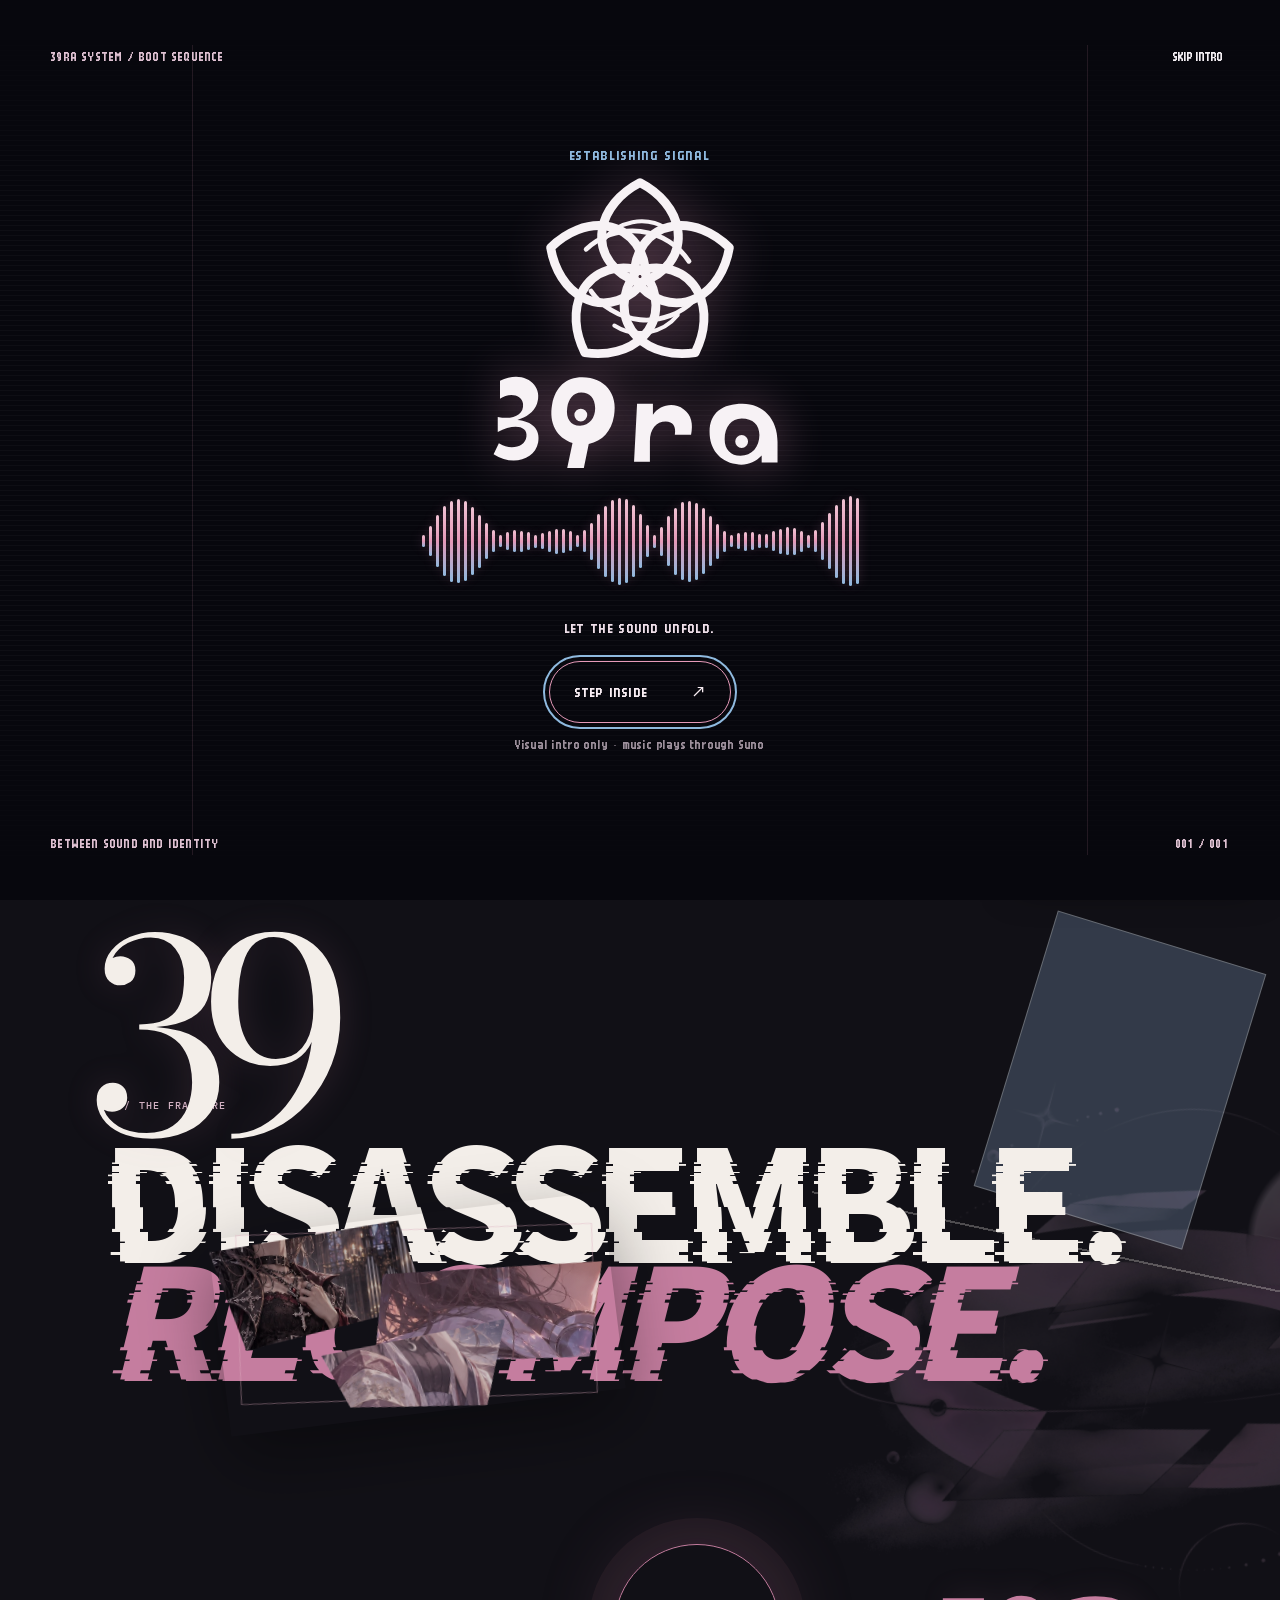
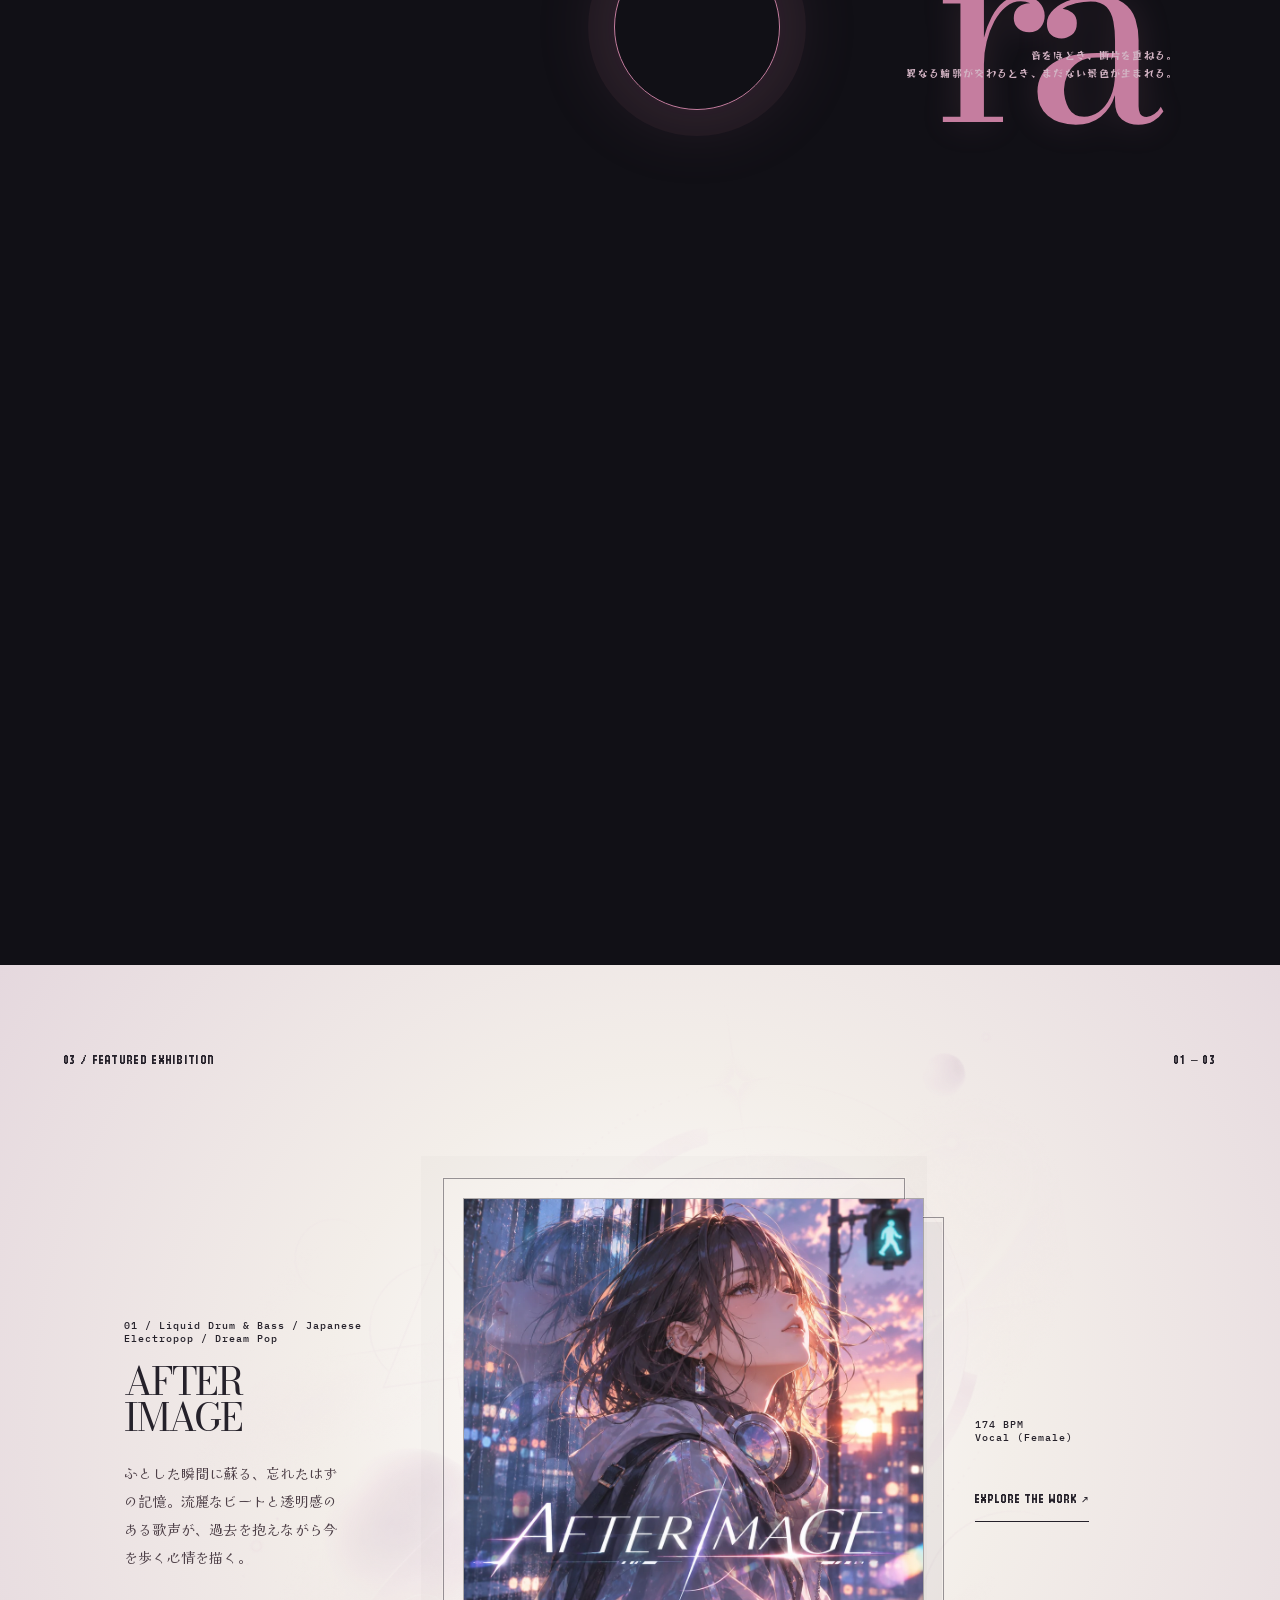
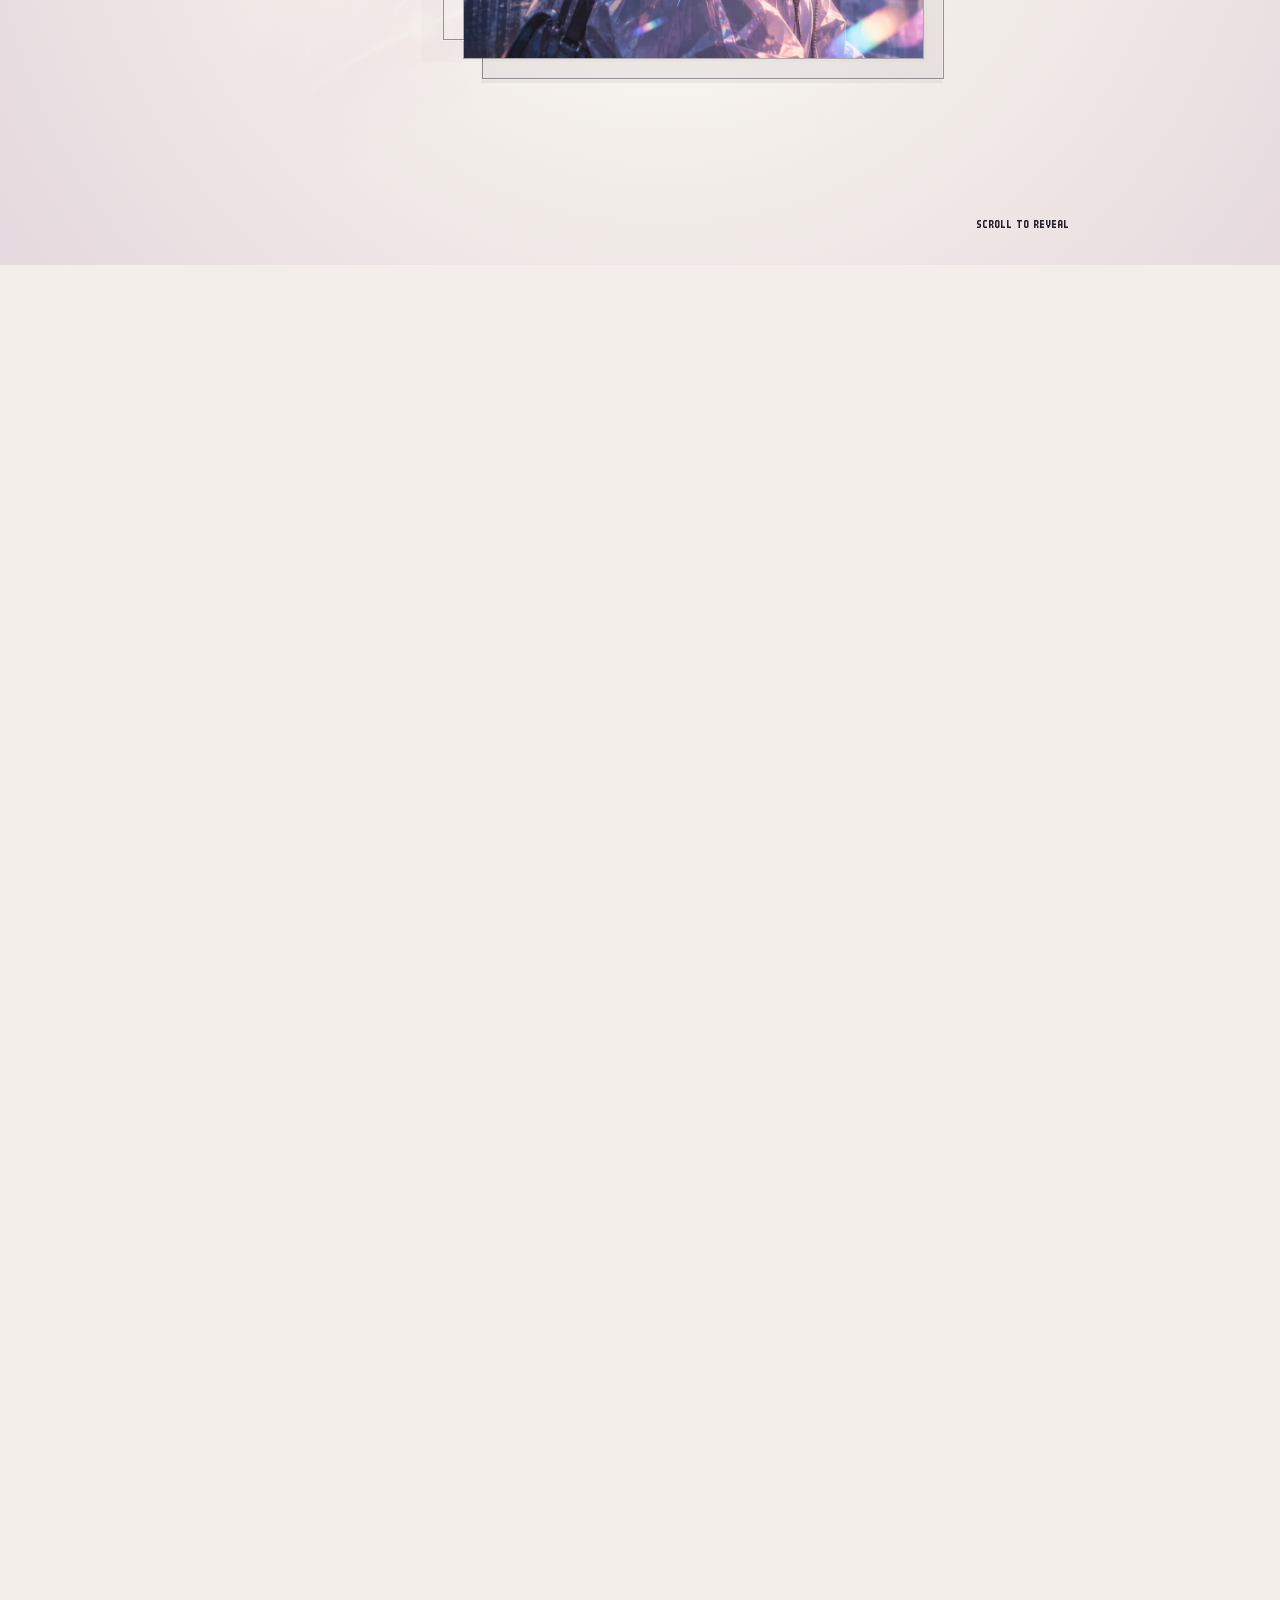
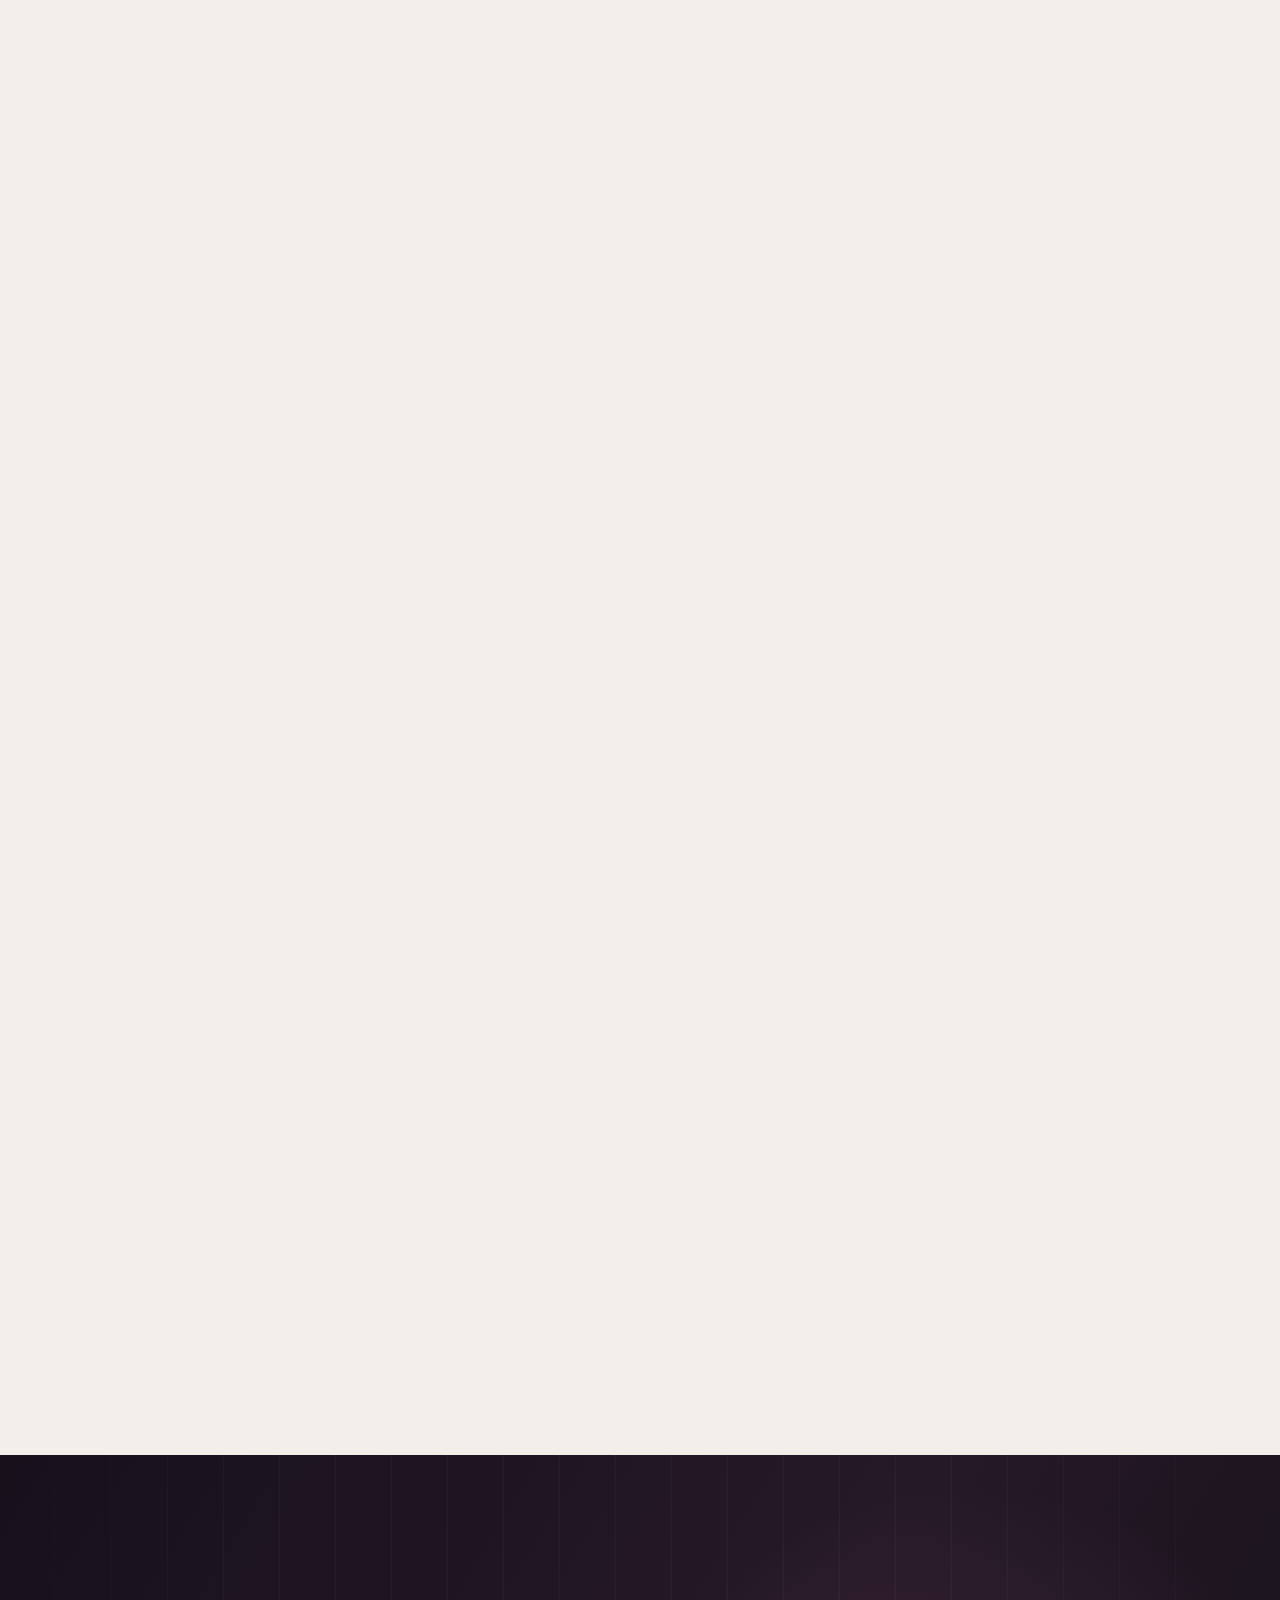
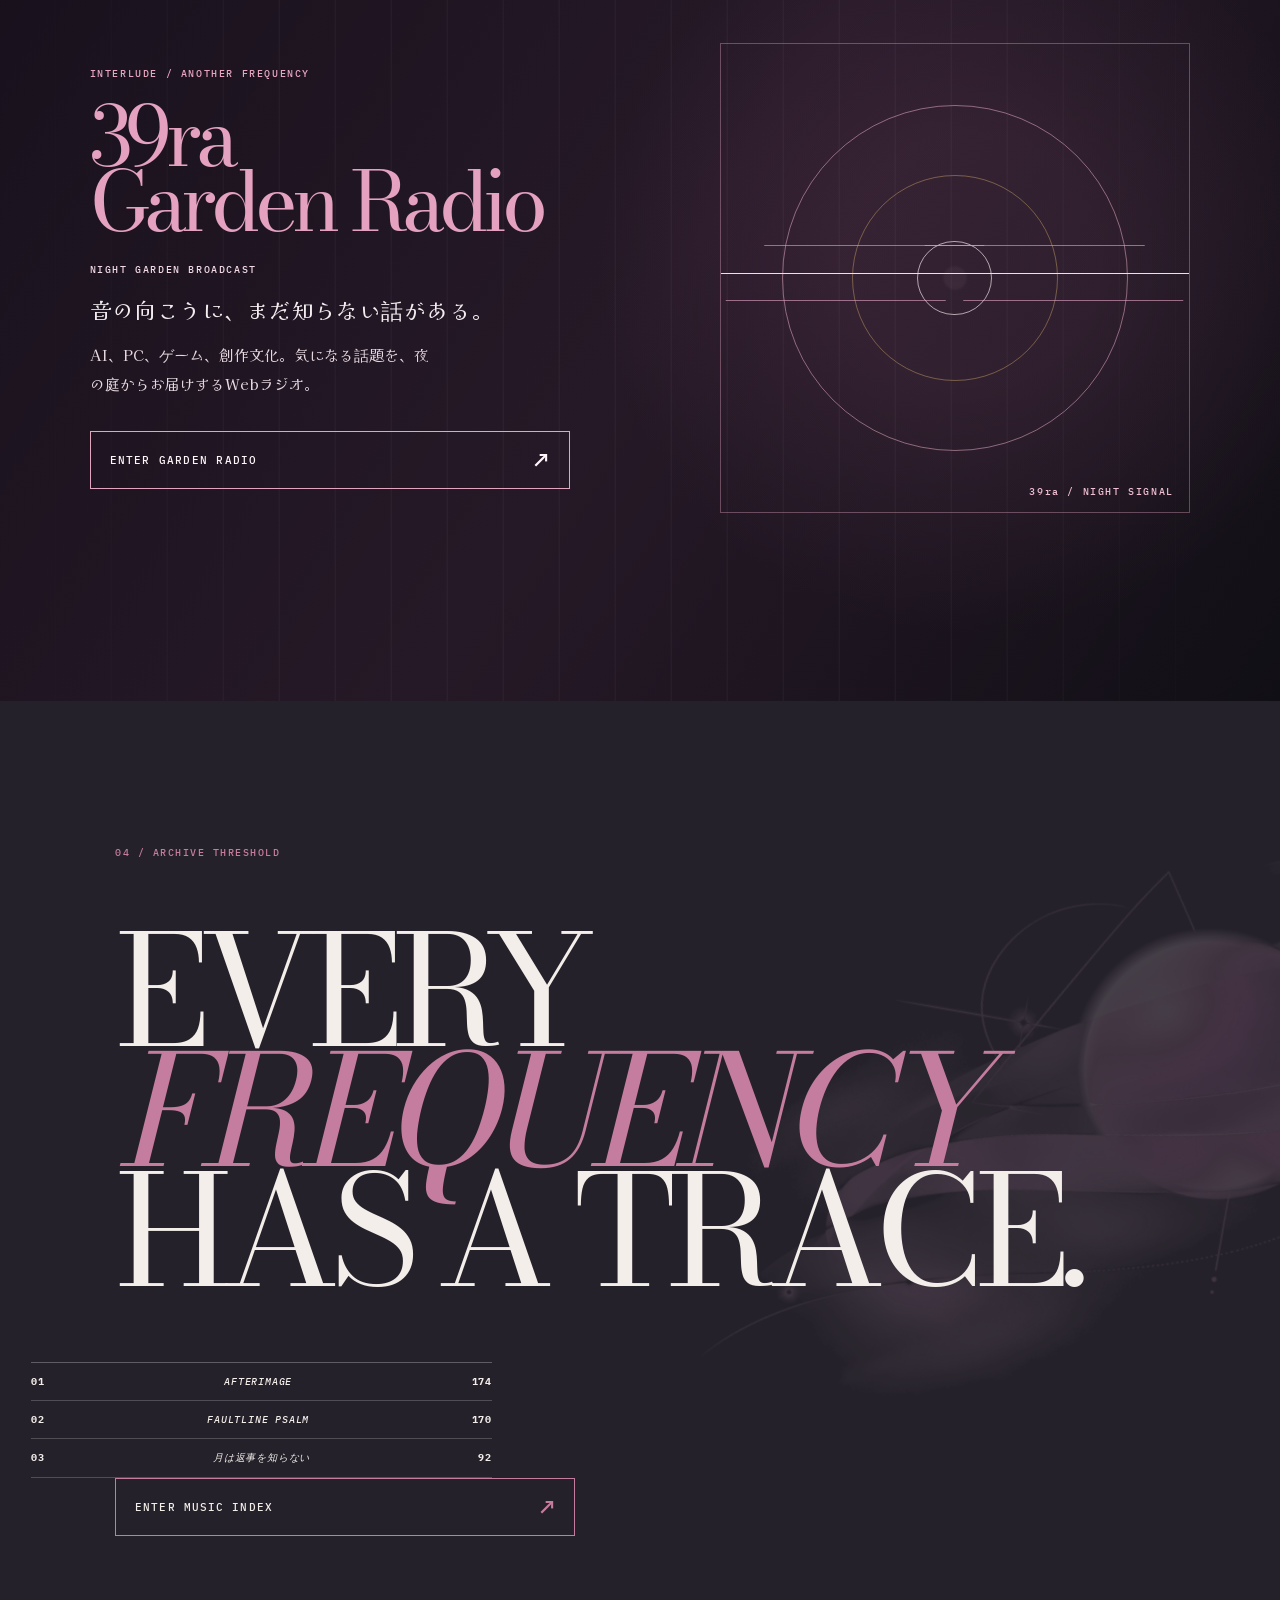
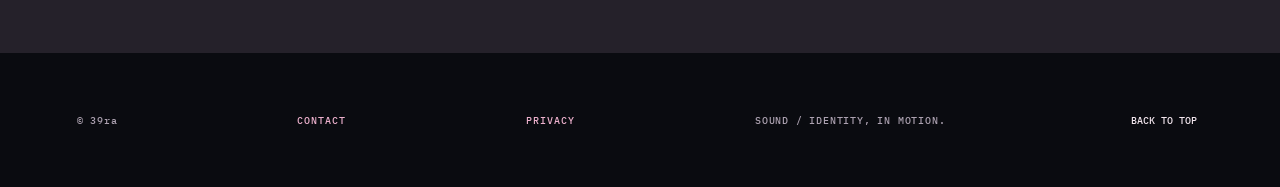
<file: music/index.html>
<!doctype html>
<html lang="ja">
<head>
<base href="https://39ramochi.github.io/39ra-site/">
<meta charset="utf-8"><meta name="viewport" content="width=device-width,initial-scale=1,viewport-fit=cover">
<meta name="theme-color" content="#0c0d13">
<meta name="description" content="39raの音楽作品を集めたMUSIC INDEX。ジャンルやBPM、ボーカル形式から気になる一曲を探し、ジャケットや作品紹介とともに、Suno公式プレイヤーで試聴できます。">
<title>MUSIC INDEX | 39ra</title>
<!-- 39ra-ogp:start -->
<meta property="og:type" content="website">
<meta property="og:locale" content="ja_JP">
<meta property="og:site_name" content="39ra">
<meta property="og:title" content="MUSIC INDEX | 39ra">
<meta property="og:description" content="39raの音楽作品を集めたMUSIC INDEX。ジャンルやBPM、ボーカル形式から気になる一曲を探し、ジャケットや作品紹介とともに、Suno公式プレイヤーで試聴できます。">
<meta property="og:url" content="https://39ramochi.github.io/39ra-site/music/">
<meta property="og:image" content="https://39ramochi.github.io/39ra-site/assets/ogp/39ra-music-ogp.png">
<meta property="og:image:width" content="1200">
<meta property="og:image:height" content="630">
<meta property="og:image:type" content="image/png">
<meta property="og:image:alt" content="39ra MUSIC INDEXの楽曲ジャケットを展示したアートワーク">
<meta name="twitter:card" content="summary_large_image">
<meta name="twitter:title" content="MUSIC INDEX | 39ra">
<meta name="twitter:description" content="39raの音楽作品を集めたMUSIC INDEX。ジャンルやBPM、ボーカル形式から気になる一曲を探し、ジャケットや作品紹介とともに、Suno公式プレイヤーで試聴できます。">
<meta name="twitter:image" content="https://39ramochi.github.io/39ra-site/assets/ogp/39ra-music-ogp.png">
<link rel="canonical" href="https://39ramochi.github.io/39ra-site/music/">
<!-- 39ra-ogp:end -->
<link rel="icon" type="image/svg+xml" href="assets/brand/sonic-groove/39ra-sonic-groove-sigil-16--dark.svg">
<link rel="stylesheet" href="style.css">
<link rel="stylesheet" href="typography.css">
<link rel="stylesheet" href="ui-tokens.css">
<link rel="stylesheet" href="ui-components.css">
<link rel="stylesheet" href="cosmic-focus.css">
<link rel="stylesheet" href="focus-background.css">
<link rel="stylesheet" href="focus-lyrics.css">
<link rel="stylesheet" href="music-hero-B.css">
<link rel="stylesheet" href="gate3c.css">
<link rel="stylesheet" href="garden-radio.css">
</head>
<body>
<div class="grain" aria-hidden="true"></div>
<canvas class="sakura-field" id="sakuraField" aria-hidden="true"></canvas>
<div class="scroll-progress" aria-hidden="true"><div id="scroll-progress"></div></div>
<div class="mouse-halo" aria-hidden="true"></div>
<header class="topbar" id="topbar">
  <a href="./" class="brand route" data-route="home" aria-label="39ra HOME"><strong class="sr-only">39ra</strong><img class="brand-logo" id="brandLogo" src="assets/brand/sonic-groove/39ra-sonic-groove-primary-horizontal--dark.svg" data-dark-src="assets/brand/sonic-groove/39ra-sonic-groove-primary-horizontal--dark.svg" data-light-src="assets/brand/sonic-groove/39ra-sonic-groove-primary-horizontal--light.svg" alt="" aria-hidden="true"></a>
  <nav aria-label="Main navigation">
    <a class="route nav-item" data-route="home" href="./"><span>01</span> HOME</a>
    <a class="route nav-item" data-route="music" href="music/"><span>02</span> MUSIC</a>
    <a class="route nav-item" data-route="about" href="about/"><span>03</span> ABOUT</a>
  </nav>
  <button type="button" class="topbar-replay" id="replayIntro">↺ <span>REPLAY INTRO</span></button>
  <button type="button" class="mobile-menu" id="mobileMenu" aria-label="メニューを開く" aria-expanded="false" aria-controls="mobileNav">MENU</button>
</header>
<div id="mobileNavScrim" class="mobile-nav-scrim" hidden></div>
<nav id="mobileNav" class="mobile-nav" aria-label="Mobile navigation" aria-hidden="true" inert><div class="mobile-nav-portal" aria-hidden="true"><img src="assets/brand/sonic-groove/39ra-sonic-groove-sigil--sakura.svg" alt=""></div><div class="mobile-nav-head"><span>INDEX / DESTINATION</span><button type="button" id="mobileNavClose" aria-label="メニューを閉じる">CLOSE ×</button></div><a href="./" class="route" data-route="home"><small>01 / PRESENCE</small><b>HOME</b></a><a href="music/" class="route" data-route="music"><small>02 / ARCHIVE</small><b>MUSIC</b></a><a href="about/" class="route" data-route="about"><small>03 / DOSSIER</small><b>ABOUT</b></a><a href="about/#contact" class="contact-route" data-contact><small>04 / CONTACT</small><b>CONTACT</b></a><p>ESC TO CLOSE · TAB TO CYCLE</p></nav>
<main id="pages" tabindex="-1">
<section class="page page-active" id="page-home" data-page="home">
  <div class="home-v2" id="homeV2" data-featured-type-treatment="serif-b" data-home-decor="on">
    <section class="v2-presence" id="v2Presence" aria-label="THE PRESENCE">
      <div class="v2-theater-grid" aria-hidden="true"></div><img class="home-decor home-decor-presence" src="assets/home-decor/03-glass-editorial.webp" alt="" aria-hidden="true" loading="lazy" decoding="async"><div class="v2-sigil-field" aria-hidden="true"><svg viewBox="0 0 240 240"><circle cx="120" cy="120" r="104"/><circle cx="120" cy="120" r="73"/><path d="M120 14v212M14 120h212M46 46l148 148M194 46L46 194"/></svg></div>
      <p class="v2-site-id">39ra — SOUND / IDENTITY <span>01 / PRESENCE</span></p><p class="v2-meta">ARCHIVE OF UNEXPECTED SOUND<br>39ra / JAPAN</p><img class="v2-presence-display" src="assets/type/presence-celestial.png" alt="" aria-hidden="true">
      <div class="v2-title" aria-label="39ra"><span class="sr-only">39ra</span><img src="assets/brand/wordmark-39ra-celestial.png" alt="" aria-hidden="true"></div><figure class="v2-portrait"><img data-visual-asset="homeMaster" src="assets/characters/39ra-master-transparent.webp" alt="39raの全身ビジュアル。黒い衣装に桜色の差し色を纏う人物" loading="eager"><figcaption>IDENTITY / 001<br>BLACK · SAKURA · IRIS</figcaption></figure>
      <div class="v2-foreground" aria-hidden="true"><i></i><i></i><i></i><b>THE<br>UNFOLDING<br>SELF</b></div><a class="v2-scroll-cue" href="#v2Fracture">SCROLL TO UNFOLD <span>↓</span></a>
    </section>
    <section class="v2-fracture" id="v2Fracture" aria-label="THE FRACTURE"><div class="v2-fracture-pin"><img class="home-decor home-decor-fracture" src="assets/home-decor/01-ribbon-fracture.webp" alt="" aria-hidden="true" loading="lazy" decoding="async"><div class="v2-fracture-copy"><p>02 / THE FRACTURE</p><h2>DISASSEMBLE.<br><em>RECOMPOSE.</em></h2></div><div class="v2-fragments" aria-hidden="true"><i>39</i><i>ra</i><span class="v2-fragment-collage"><span class="v2-fragment-collage-piece v2-fragment-collage-piece-a"></span><span class="v2-fragment-collage-piece v2-fragment-collage-piece-b"></span><span class="v2-fragment-collage-piece v2-fragment-collage-piece-c"></span></span><i></i><i></i><i></i></div><div class="v2-aperture"><span>THE EXHIBITION<br>TAKES<br>SHAPE.</span></div><p class="v2-fracture-note">音をほどき、断片を重ねる。<br>異なる輪郭が交わるとき、まだない景色が生まれる。</p></div></section>
    <section class="v2-exhibition" id="v2Exhibition" aria-label="FEATURED EXHIBITION"><div class="v2-exhibit-pin"><header><span>03 / FEATURED EXHIBITION</span><span id="v2SceneCounter">01 — 03</span></header><img class="home-decor home-decor-exhibition" src="assets/home-decor/02-orbit-signal.webp" alt="" aria-hidden="true" loading="lazy" decoding="async"><div class="v2-exhibit-stage" id="v2ExhibitTrack" aria-live="polite"></div><div class="v2-exhibit-handoff" aria-hidden="true"><b>39ra</b><span>NEXT WORK / RECOMPOSING</span></div><div class="v2-exhibit-progress"><i id="v2ExhibitBar"></i><span>SCROLL TO REVEAL</span></div></div></section>
    <section class="garden-radio-interlude" id="gardenRadioInterlude" aria-labelledby="gardenRadioTitle">
      <div class="garden-radio-boundary" aria-hidden="true"></div>
      <div class="garden-radio-copy">
        <p class="garden-radio-label">INTERLUDE / ANOTHER FREQUENCY</p>
        <h2 id="gardenRadioTitle"><span>39ra</span><span class="garden-radio-title-line">Garden Radio</span></h2>
        <p class="garden-radio-kicker">NIGHT GARDEN BROADCAST</p>
        <p class="garden-radio-catch">音の向こうに、まだ知らない話がある。</p>
        <p class="garden-radio-description">AI、PC、ゲーム、創作文化。気になる話題を、夜の庭からお届けするWebラジオ。</p>
        <a class="garden-radio-cta" href="https://39ramochi.github.io/39ra-garden-radio/" target="_blank" rel="noopener noreferrer" aria-label="39ra Garden Radioを新しいタブで開く">ENTER GARDEN RADIO <span aria-hidden="true">↗</span></a>
      </div>
      <div class="garden-radio-visual" aria-hidden="true"><div class="garden-radio-signal-art"><i class="garden-radio-ring ring-a"></i><i class="garden-radio-ring ring-b"></i><i class="garden-radio-ring ring-c"></i><span class="garden-radio-wave"></span><span class="garden-radio-frequency">39ra / NIGHT SIGNAL</span></div></div>
    </section>
    <section class="v2-archive" id="v2Archive"><img class="home-decor home-decor-archive" src="assets/home-decor/04-cosmic-trace.webp" alt="" aria-hidden="true" loading="lazy" decoding="async"><p>04 / ARCHIVE THRESHOLD</p><h2>EVERY<br><em>FREQUENCY</em><br>HAS A TRACE.</h2><div class="v2-index-lines" id="v2IndexLines"></div><a class="route v2-index-link" data-route="music" href="music/">ENTER MUSIC INDEX <span>↗</span></a></section>
  </div>
  <section class="home-hero" id="homeHero">
    <div class="hero-grid" aria-hidden="true"></div><div class="hero-orb" aria-hidden="true"></div><div class="hero-ring ring-one" aria-hidden="true"></div><div class="hero-ring ring-two" aria-hidden="true"></div>
    <svg class="hero-sigil" viewBox="0 0 240 240" aria-hidden="true"><defs><path id="sigilPetal" d="M120 120C83 109 73 76 94 47c20 14 35 36 26 73Z"/></defs><g fill="none" stroke="currentColor"><circle cx="120" cy="120" r="104"/><circle cx="120" cy="120" r="72" stroke-dasharray="3 8"/><g><use href="#sigilPetal"/><use href="#sigilPetal" transform="rotate(72 120 120)"/><use href="#sigilPetal" transform="rotate(144 120 120)"/><use href="#sigilPetal" transform="rotate(216 120 120)"/><use href="#sigilPetal" transform="rotate(288 120 120)"/></g><path d="M120 15v28M120 197v28M15 120h28M197 120h28"/></g></svg>
    <div class="hero-copy">
      <p class="kicker reveal">PERSONAL SOUND ARCHIVE <b>✦</b> 2026</p>
      <div class="hero-title" aria-label="39ra"><span class="title-clip"><span class="title-up">39</span></span><span class="title-clip"><span class="title-up delayed">ra<span class="hero-star">✧</span></span></span></div>
      <p class="hero-subtitle reveal">Sound <em>/</em> Identity</p>
      <p class="hero-description reveal">枠に収まらない音を、ひとつの場所へ。<br>音楽と、その向こう側にあるもの。</p>
      <a href="music/" data-route="music" class="route circle-link reveal" aria-label="MUSICへ移動"><span>EXPLORE MUSIC</span><b>↗</b></a>
    </div>
    <div class="portrait-stage" id="portraitStage">
      <div class="stage-meta">PROFILE / 39RA <span>IDENTITY 001</span></div>
      <div class="portrait-frame"><img data-visual-asset="homeMaster" src="assets/characters/39ra-master-transparent.webp" alt="39raの全身ビジュアル。黒髪に桜色の差し色、青い瞳、黒い装飾ジャケット" loading="eager"></div>
      <div class="stage-vertical">ELEGANCE IN SILENCE / PRECISION IN THOUGHT</div>
      <div class="stage-stamp" aria-hidden="true">✧</div>
    </div>
    <div class="hero-bottom"><span>SCROLL / TO DECODE</span><span>39RA — AUDIO &amp; IDENTITY</span><span>↓</span></div>
  </section>
  <div class="marquee" aria-hidden="true"><div class="marquee-track">SOUND WITHOUT BORDERS <i>✦</i> MAKE THE UNEXPECTED <i>✦</i> 39RA SOUND / IDENTITY <i>✦</i> SOUND WITHOUT BORDERS <i>✦</i> MAKE THE UNEXPECTED <i>✦</i> 39RA SOUND / IDENTITY <i>✦</i></div></div>
  <section class="horizontal-zone" id="horizontalZone" aria-label="Featured work design demonstrations">
    <div class="horizontal-pin">
      <div class="horizontal-intro"><span>01 / THE SOUND</span><span id="sceneCounter">SCENE 01 — 03</span></div>
      <h2 class="horiz-heading">NOT ONE <em>GENRE.</em></h2>
      <div class="horizontal-track" id="horizontalTrack" aria-live="polite"></div>
      <div class="horizontal-footer"><span>SCROLL TO MOVE THE GALLERY</span><div class="horiz-bar"><div id="horizBar"></div></div><span>↘</span></div>
    </div>
  </section>
  <section class="identity-slice" id="identitySlice">
    <div class="slice-orb" aria-hidden="true"></div>
    <div class="slice-inner"><p class="kicker reveal">02 / THE IDENTITY</p><h2 class="slice-type reveal">BEYOND<br><i>THE</i> <span>FRAME.</span></h2><p class="slice-copy reveal">音楽だけでは語りきれない、その輪郭へ。<br>静と動、精密と偶然。39raの創作する世界。</p><a class="route text-cta reveal" data-route="about" href="about/">GET TO KNOW 39RA <b>↗</b></a></div>
  </section>
  <section class="home-end"><span class="reveal">YOUR NEXT FREQUENCY</span><a href="music/" class="route reveal" data-route="music">LISTEN<span>→</span></a><span class="reveal">[ START EXPLORING ]</span></section>
</section>
<section class="page" id="page-music" data-page="music" hidden>
  <section class="inner-hero music-hero"><div class="inner-inner"><p class="kicker reveal">02 / SONIC ARCHIVE</p><h1>DISCO<span>GRAPHY.</span></h1><p class="reveal">Different genres. One identity.<br>楽曲を選ぶとSuno公式プレイヤーが開きます。</p></div><div class="inner-circle"></div></section>
  <section class="music-v2" aria-label="MUSIC INDEX AND FOCUS">
    <div class="music-index" id="musicIndex">
      <div class="music-index-tools"><p class="kicker">02 / MUSIC INDEX</p><h1><span class="sr-only">THE RECORD ARCHIVE.</span><img class="music-index-wordmark" src="assets/type/music-record-archive-gaen.png" alt="" aria-hidden="true"></h1><p class="music-index-intro">ひとつの音にも、いくつもの表情がある。その輪郭をたどる、作品の索引。</p><form class="catalog-controls" id="catalogControls"><label>SEARCH <input id="musicSearch" type="search" autocomplete="off" placeholder="TITLE, GENRE OR KEYWORD"></label><label>GENRE <select id="genreFilter"><option value="">ALL GENRES</option></select></label><label>TRACK TYPE <select id="formatFilter"><option value="">ALL TYPES</option></select></label><label>BPM <select id="bpmFilter"><option value="">ALL BPM</option><option value="slow">UNDER 120</option><option value="mid">120–159</option><option value="fast">160+</option></select></label><label>WORKS <select id="featuredFilter"><option value="">ALL WORKS</option><option value="featured">FEATURED WORKS</option></select></label><label>SORT <select id="sortSelect"><option value="new">NEWEST FIRST</option><option value="title">TITLE A–Z</option><option value="bpm">BPM HIGH–LOW</option></select></label><button type="reset" id="clearFilters">RESET FILTERS</button></form><p class="catalog-results" id="catalogResults" aria-live="polite"></p><div class="music-index-list" id="musicGrid" aria-live="polite"></div><button class="load-more" id="loadMore" type="button" hidden>SHOW MORE WORKS <span>↓</span></button></div>
      <aside class="music-preview" id="musicPreview" aria-live="polite"><p class="music-preview-label">SELECTED WORK</p><figure class="music-preview-cover"><img id="musicPreviewImage" alt="選択中の楽曲ジャケット"></figure><div class="music-preview-copy"><p id="musicPreviewNo">01 / 05</p><h2 id="musicPreviewTitle">AFTERIMAGE</h2><p id="musicPreviewFacts"></p><button type="button" id="musicPreviewOpen">ENTER FOCUS ↗</button></div></aside>
    </div>
    <section class="music-focus" id="musicFocus" hidden aria-hidden="true" data-cosmic-extension="off" data-cosmic-strength="soft" data-cosmic-surface="dark" aria-label="Selected track focus"><div class="music-focus-background" aria-hidden="true"></div><div class="music-focus-scrim" aria-hidden="true"></div><button type="button" class="music-focus-back" id="musicFocusBack">← RETURN TO INDEX</button><div class="music-focus-grid"><div class="music-focus-copy"><p id="musicFocusNumber">01 / 05 · FOCUS</p><h2 id="musicFocusTitle">AFTERIMAGE</h2><p class="music-focus-genre" id="musicFocusGenre"></p><p class="music-focus-released" id="musicFocusReleased" hidden></p><p class="music-focus-description" id="musicFocusDescription"></p></div><div class="music-focus-extension"><div class="music-focus-cosmic" aria-hidden="true"></div><figure class="music-focus-cover"><img id="musicFocusImage" alt="選択中の楽曲ジャケット"></figure></div><div class="music-focus-actions"><p id="musicFocusFacts"></p><button type="button" id="musicFocusPlayer">OPEN SUNO PLAYER ↗</button><a id="musicFocusExternal" target="_blank" rel="noopener noreferrer">VIEW ON SUNO ↗</a><button type="button" id="musicFocusLyricsToggle" hidden aria-expanded="false" aria-controls="musicFocusLyrics">VIEW LYRICS ↗</button></div><section class="music-focus-lyrics" id="musicFocusLyrics" hidden aria-hidden="true" aria-labelledby="musicFocusLyricsHeading"><header><p id="musicFocusLyricsHeading">LYRICS / WORDS</p><button type="button" id="musicFocusLyricsClose">CLOSE LYRICS ×</button></header><p class="music-focus-lyrics-status" id="musicFocusLyricsStatus" role="status"></p><p class="music-focus-lyrics-credit" id="musicFocusLyricsCredit"></p><div class="music-focus-lyrics-body" id="musicFocusLyricsBody"></div><button type="button" class="music-focus-lyrics-retry" id="musicFocusLyricsRetry" hidden>RETRY LYRICS ↗</button></section></div></section>
  </section>
</section>
<section class="page" id="page-about" data-page="about" hidden>
  <div class="about-v2" id="aboutV2">
    <section class="about-scene about-portrait-scene" id="aboutPortrait" aria-labelledby="aboutPortraitTitle"><div class="about-stage-grid" aria-hidden="true"></div><p class="about-scene-label">03 / ABOUT · THE PORTRAIT</p><div class="about-portrait-copy"><p>PERSONA / CREATOR</p><h1 id="aboutPortraitTitle">39ra</h1><p class="about-portrait-lede">音楽を作る主体と、<br>音の世界を案内する視覚的な姿。</p></div><figure class="about-paper-portrait"><img data-visual-asset="aboutPortrait" src="assets/characters/39ra-cinematic-portrait.webp" alt="39raの映画的なビジュアル・ポートレート"><figcaption>VISUAL PERSONA / REFERENCE 001</figcaption></figure><div class="about-portrait-rules" aria-hidden="true"><i></i><i></i><i></i></div></section>
    <section class="about-scene about-dossier-scene" id="aboutDossier" aria-labelledby="aboutDossierTitle"><div class="about-dossier-pin"><p class="about-scene-label">04 / THE DOSSIER</p><div class="about-dossier-paper"><figure class="about-dossier-image"><img data-visual-asset="dossierPrimary" src="assets/characters/39ra-expression-gentle.webp" alt="39raの穏やかな表情を示す人物資料"><figcaption>IMAGE REFERENCE / NOT A BIOGRAPHICAL FACT</figcaption></figure><span class="about-detail about-detail-expression" data-visual-bg="dossierExpression" aria-hidden="true"></span><span class="about-detail about-detail-costume" data-visual-bg="dossierCostume" aria-hidden="true"></span><span class="about-detail about-detail-drape" data-visual-bg="dossierDrape" aria-hidden="true"></span><i class="about-annotation-line" aria-hidden="true"></i></div><article class="about-dossier-copy"><p>ARTIST / CREATOR</p><h2 id="aboutDossierTitle">異なる音が交わる、<br>そのあいだに惹かれる。</h2><p>39raという名義で、さまざまな音楽を制作しています。激しい音も、静かな音も、ジャンルを越えた組み合わせも。そのとき作りたいと思ったものに向き合いながら、ひとつずつ作品を残しています。</p><p class="about-dossier-persona"><b>VISUAL PERSONA</b> サクラは、39raの創作世界を表現するビジュアル・ペルソナです。黒と桜色を基調とした装いに、青い瞳。楽曲や作品の世界観を、もうひとつの姿として映し出しています。</p></article></div></section>
    <section class="about-scene about-method-scene" id="aboutMethod" aria-labelledby="aboutMethodTitle"><div class="about-method-wave" aria-hidden="true"><i></i><i></i><i></i><i></i><i></i></div><div class="about-method-copy"><p class="about-scene-label">05 / THE METHOD</p><h2 id="aboutMethodTitle"><span>狙った音と、</span><span><em>偶然生まれた音。</em></span><span>そのあいだを行き来する。</span></h2><p>異なるジャンルや音色を組み合わせ、試しては変え、また組み直す。思い描いていた音に近づくこともあれば、予想もしなかった方向へ進むこともあります。その過程で見つけた面白さを、ひとつずつ作品にしています。</p></div><p class="about-method-note">ORDER / ACCIDENT<br>SILENCE / IMPACT</p></section>
    <section class="about-scene about-connection-scene" id="aboutConnection" aria-labelledby="aboutConnectionTitle"><div class="about-connection-sigil" aria-hidden="true"><img src="assets/brand/sonic-groove/39ra-sonic-groove-sigil--light.svg" alt=""></div><p class="about-scene-label">06 / CONNECTION</p><h2 id="aboutConnectionTitle">FOLLOW WHAT<br><em>RESONATES.</em></h2><p>音楽を聴く。制作の輪郭を知る。そして、日々気になったことに耳を傾ける。39raの創作と発信を、それぞれの場所からたどってみてください。</p><div class="about-connection-links"><a class="route about-music-link" data-route="music" href="music/"><small>SOUND ARCHIVE</small>ENTER MUSIC INDEX <span>↗</span></a><a class="about-music-link about-radio-link" href="https://39ramochi.github.io/39ra-garden-radio/" target="_blank" rel="noopener noreferrer" aria-label="39ra Garden Radioを新しいタブで開く"><small>WEB RADIO / NIGHT GARDEN</small>VISIT GARDEN RADIO <span aria-hidden="true">↗</span></a></div></section>
    <section class="about-contact" id="aboutContact" aria-labelledby="aboutContactTitle"><div class="about-contact-sigil" aria-hidden="true"><img src="assets/brand/sonic-groove/39ra-sonic-groove-sigil--sakura.svg" alt=""></div><header class="about-contact-head"><p>07 / CONTACT · SIGNAL DESK</p><h2 id="aboutContactTitle" tabindex="-1">SEND A <em>SIGNAL.</em></h2><p>音楽をきっかけに生まれた感想も、これからの創作につながる相談も。ここから、それぞれの声を届けてください。</p></header><div class="contact-options" id="contactOptions" aria-live="polite"></div><div class="contact-form-layout"><form class="contact-form" id="contactForm" method="post" aria-describedby="contactPrivacy contactFormStatus" aria-busy="false"><div class="contact-form-head"><p>FORM / OFFICIAL INQUIRIES</p><h3>WRITE A <em>MESSAGE.</em></h3><p>制作相談・楽曲利用・その他の正式なお問い合わせは、こちらからお送りください。</p></div><div class="contact-form-fields"><label>NAME <span>お名前／活動名（任意）</span><input id="contactName" name="name" type="text" autocomplete="name" maxlength="120" data-fs-field></label><span class="contact-field-error" data-fs-error="name"></span><label>EMAIL <span>返信先メールアドレス</span><input id="contactEmail" name="email" type="email" autocomplete="email" maxlength="254" required data-fs-field></label><span class="contact-field-error" data-fs-error="email"></span><label>INQUIRY TYPE <span>お問い合わせ種別</span><select id="contactType" name="inquiry_type" required data-fs-field><option value="">選択してください</option></select></label><span class="contact-field-error" data-fs-error="inquiry_type"></span><input id="contactSubject" name="subject" type="hidden"><label>MESSAGE <span>お問い合わせ内容</span><textarea id="contactMessage" name="message" rows="9" minlength="10" maxlength="5000" required data-fs-field></textarea></label><span class="contact-field-error" data-fs-error="message"></span><div class="contact-honeypot" aria-hidden="true"><label>Leave this field empty<input name="_gotcha" type="text" tabindex="-1" autocomplete="off"></label></div></div><p class="contact-privacy" id="contactPrivacy">入力いただいたお名前、メールアドレス、本文は、お問い合わせへの返信と必要な連絡のために使用します。送信内容はFormspreeを経由して、運営者が指定したGmailへ送信されます。詳しくは<a href="privacy/">プライバシーポリシー</a>をご確認ください。</p><div class="contact-form-actions"><button class="contact-submit" id="contactSubmit" type="submit" disabled aria-disabled="true" data-fs-submit-btn>SEND INQUIRY <span>↗</span></button><p class="contact-form-status" id="contactFormStatus" role="status" aria-live="polite">フォームを準備しています。</p></div><div class="contact-form-error" data-fs-error role="alert" aria-live="assertive"></div><div class="contact-form-success" data-fs-success role="status" aria-live="polite"></div></form><aside class="contact-social" aria-labelledby="contactSocialTitle"><p>X / SOCIAL</p><h3 id="contactSocialTitle">FOLLOW THE<br><em>FREQUENCY.</em></h3><p>活動情報の確認や気軽な交流は、Xをご利用ください。正式な制作相談・お問い合わせはフォームから承ります。</p><a class="contact-social-link" id="contactSocialLink" target="_blank" rel="noopener noreferrer" hidden>FOLLOW ON X <span>↗</span></a><span class="contact-social-unavailable" id="contactSocialUnavailable" aria-disabled="true">Xリンクは準備中です。</span></aside></div></section>
  </div>
</section>
</main>
<footer class="footer"><span>© 39ra</span><a class="footer-contact" href="about/#contact" data-contact>CONTACT</a><a class="footer-privacy" href="privacy/">PRIVACY</a><span>SOUND / IDENTITY, IN MOTION.</span><button id="backTop">BACK TO TOP</button></footer>
<aside class="player-dock" id="playerDock" aria-label="Suno公式プレイヤー" aria-hidden="true">
  <div class="player-dock-head"><span><b id="dockStatus">SELECT A TRACK</b> <small id="dockTrack"></small></span><button type="button" id="dockClose" aria-label="プレイヤーを閉じる">×</button></div>
  <a class="player-dock-suno-link" id="dockSunoLink" target="_blank" rel="noopener noreferrer" hidden>VIEW ON SUNO ↗</a>
  <div class="player-dock-empty" id="playerDockEmpty"><p>気になる一曲を、MUSIC INDEXから。</p><a class="route" data-route="music" href="music/">GO TO MUSIC INDEX</a></div>
  <div class="persistent-suno-slot" id="persistentSunoSlot"></div>
  <p class="player-error" id="playerError" hidden>プレイヤーを表示できませんでした。Sunoのページから楽曲を開くことができます。</p>
</aside>
<button class="player-pill" id="playerPill" type="button" aria-controls="playerDock" aria-expanded="false"><span class="player-led"></span><span id="playerPillAction">EXPAND PLAYER</span><small id="playerPillLabel">SELECT A TRACK</small></button>
<div class="transition" id="transition" aria-hidden="true"><canvas class="transition-field" id="transitionField"></canvas><div class="transition-bars" id="transitionBars"></div><svg class="transition-wave" viewBox="0 0 1000 240" preserveAspectRatio="none" aria-hidden="true"><path id="transitionWavePath" d="M0 120H1000"/></svg><div class="transition-center"><span id="transitionRouteLabel">HOME → MUSIC</span><strong id="transitionLabel">RECOMPOSING.</strong><small>CHANGING FREQUENCY</small></div></div>
<div class="intro" id="intro" role="dialog" aria-modal="true" aria-label="39ra サイト起動演出"><div class="intro-scan" aria-hidden="true"></div><div class="intro-upper"><span>39RA SYSTEM / BOOT SEQUENCE</span><button id="skipIntro">SKIP INTRO</button></div><div class="intro-body"><span class="intro-caption">ESTABLISHING SIGNAL</span><div class="boot-brand-reconstruction" aria-hidden="true"><i class="boot-orbit boot-orbit-one"></i><i class="boot-orbit boot-orbit-two"></i><i class="boot-orbit boot-orbit-three"></i><img class="boot-final-logo" src="assets/brand/sonic-groove/39ra-sonic-groove-primary-vertical--dark.svg" alt=""></div><h1 class="sr-only">39ra</h1><div class="boot-wave" id="bootWave" aria-hidden="true"></div><p>LET THE SOUND UNFOLD.</p><button id="enterSite" class="enter-site">STEP INSIDE <b>↗</b></button><small>Visual intro only · music plays through Suno</small></div><div class="intro-bottom"><span>BETWEEN SOUND AND IDENTITY</span><span>001 / 001</span></div></div>
<div class="track-panel" id="trackPanel" role="dialog" aria-modal="true" aria-labelledby="panelTitle" aria-hidden="true" inert><div class="panel-scrim" id="panelScrim"></div><div class="panel-inner" tabindex="-1"><div class="panel-top"><span>39RA / TRACK INFORMATION</span><button id="closePanel" aria-label="楽曲詳細を閉じる">CLOSE ×</button></div><div class="panel-cover" id="panelCover"><span id="panelArtworkText">NORMAL//ERROR</span></div><p class="kicker" id="panelType">TRACK / SUNO</p><h2 id="panelTitle">NORMAL//ERROR</h2><p class="track-facts" id="panelFacts"></p><p class="panel-description" id="panelDesc"></p><button type="button" class="open-player" id="openPersistentPlayer">EXPAND PLAYER</button><a class="suno-external-link" id="sunoExternalLink" target="_blank" rel="noopener noreferrer">VIEW ON SUNO</a><div class="panel-notice" id="panelNotice"></div></div></div>
<script src="data/tracks.js"></script><script src="data/visual-assets.js"></script><script src="data/contact-config.js"></script><script src="data/formspree-config.js"></script><script src="track-presentation-utils.js"></script><script src="lyrics-focus.js"></script><script src="app.js"></script><script src="garden-radio.js"></script>
</body></html>
</file>
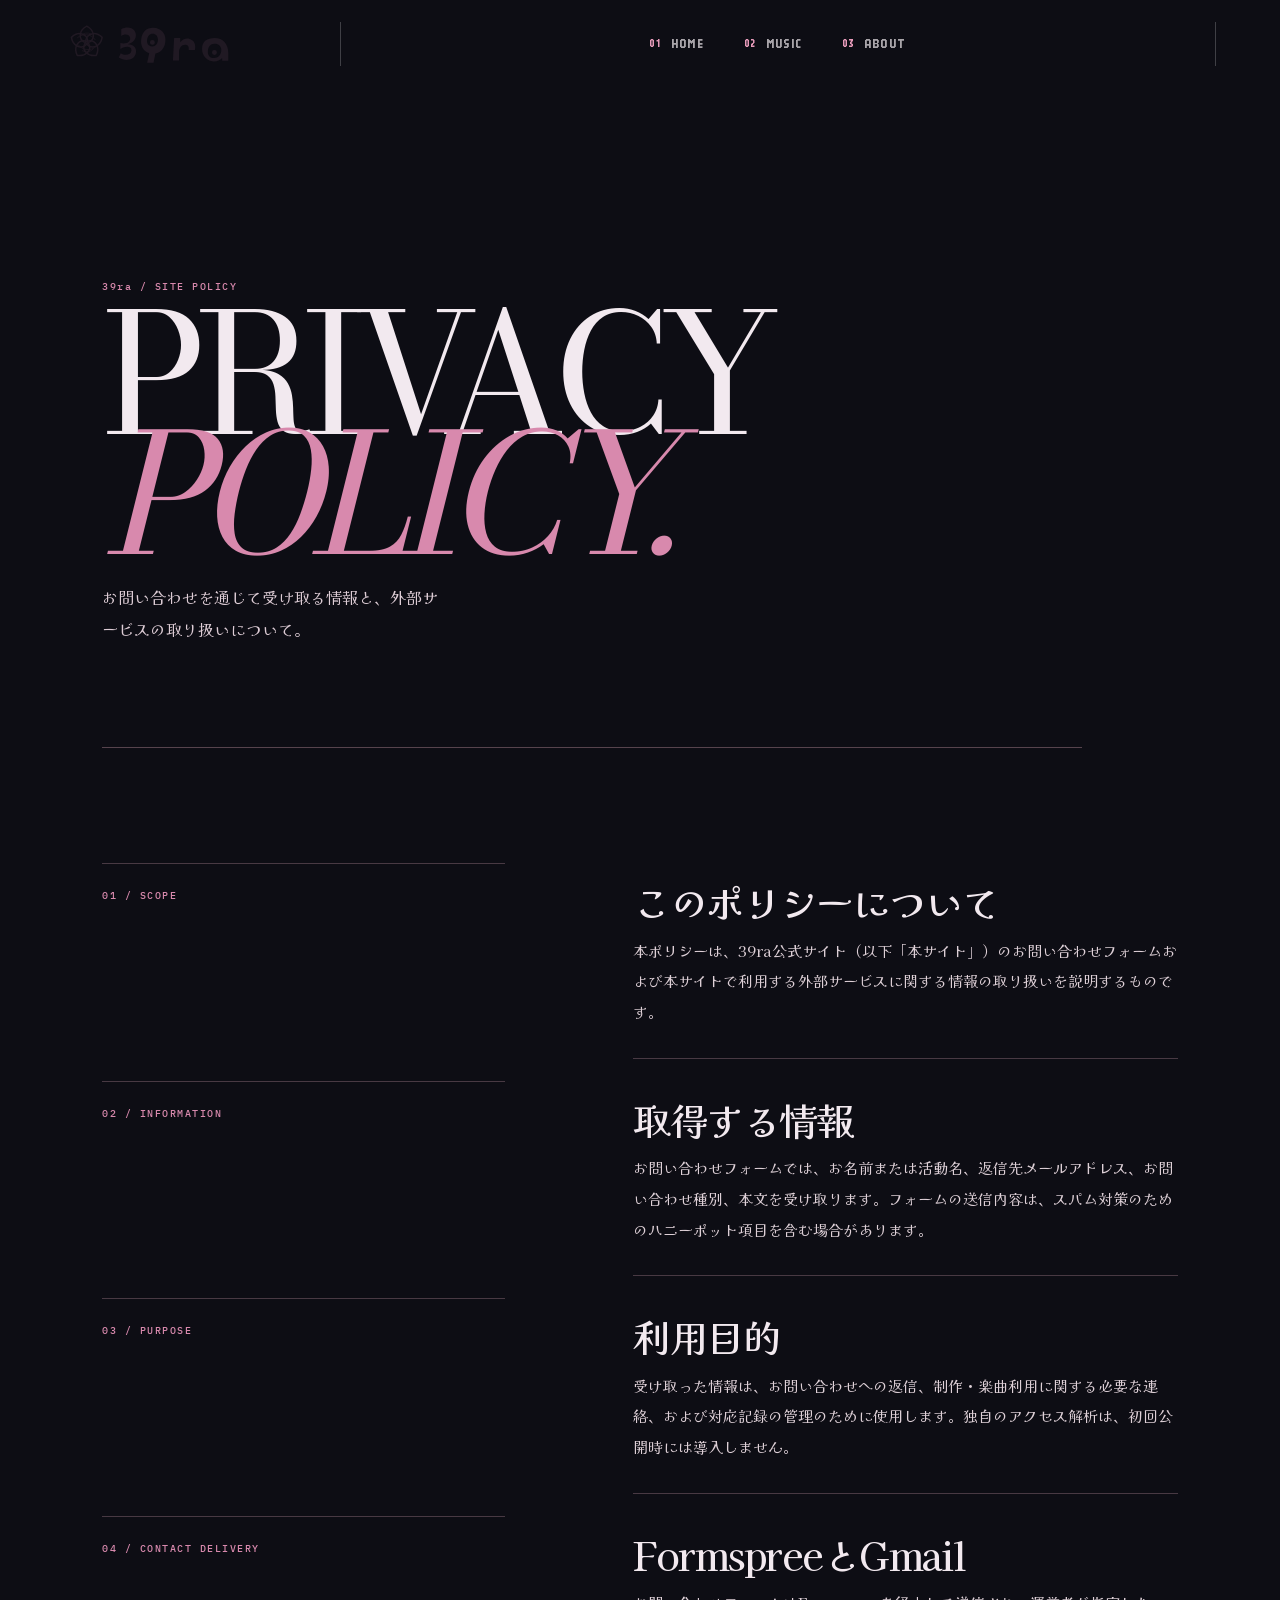
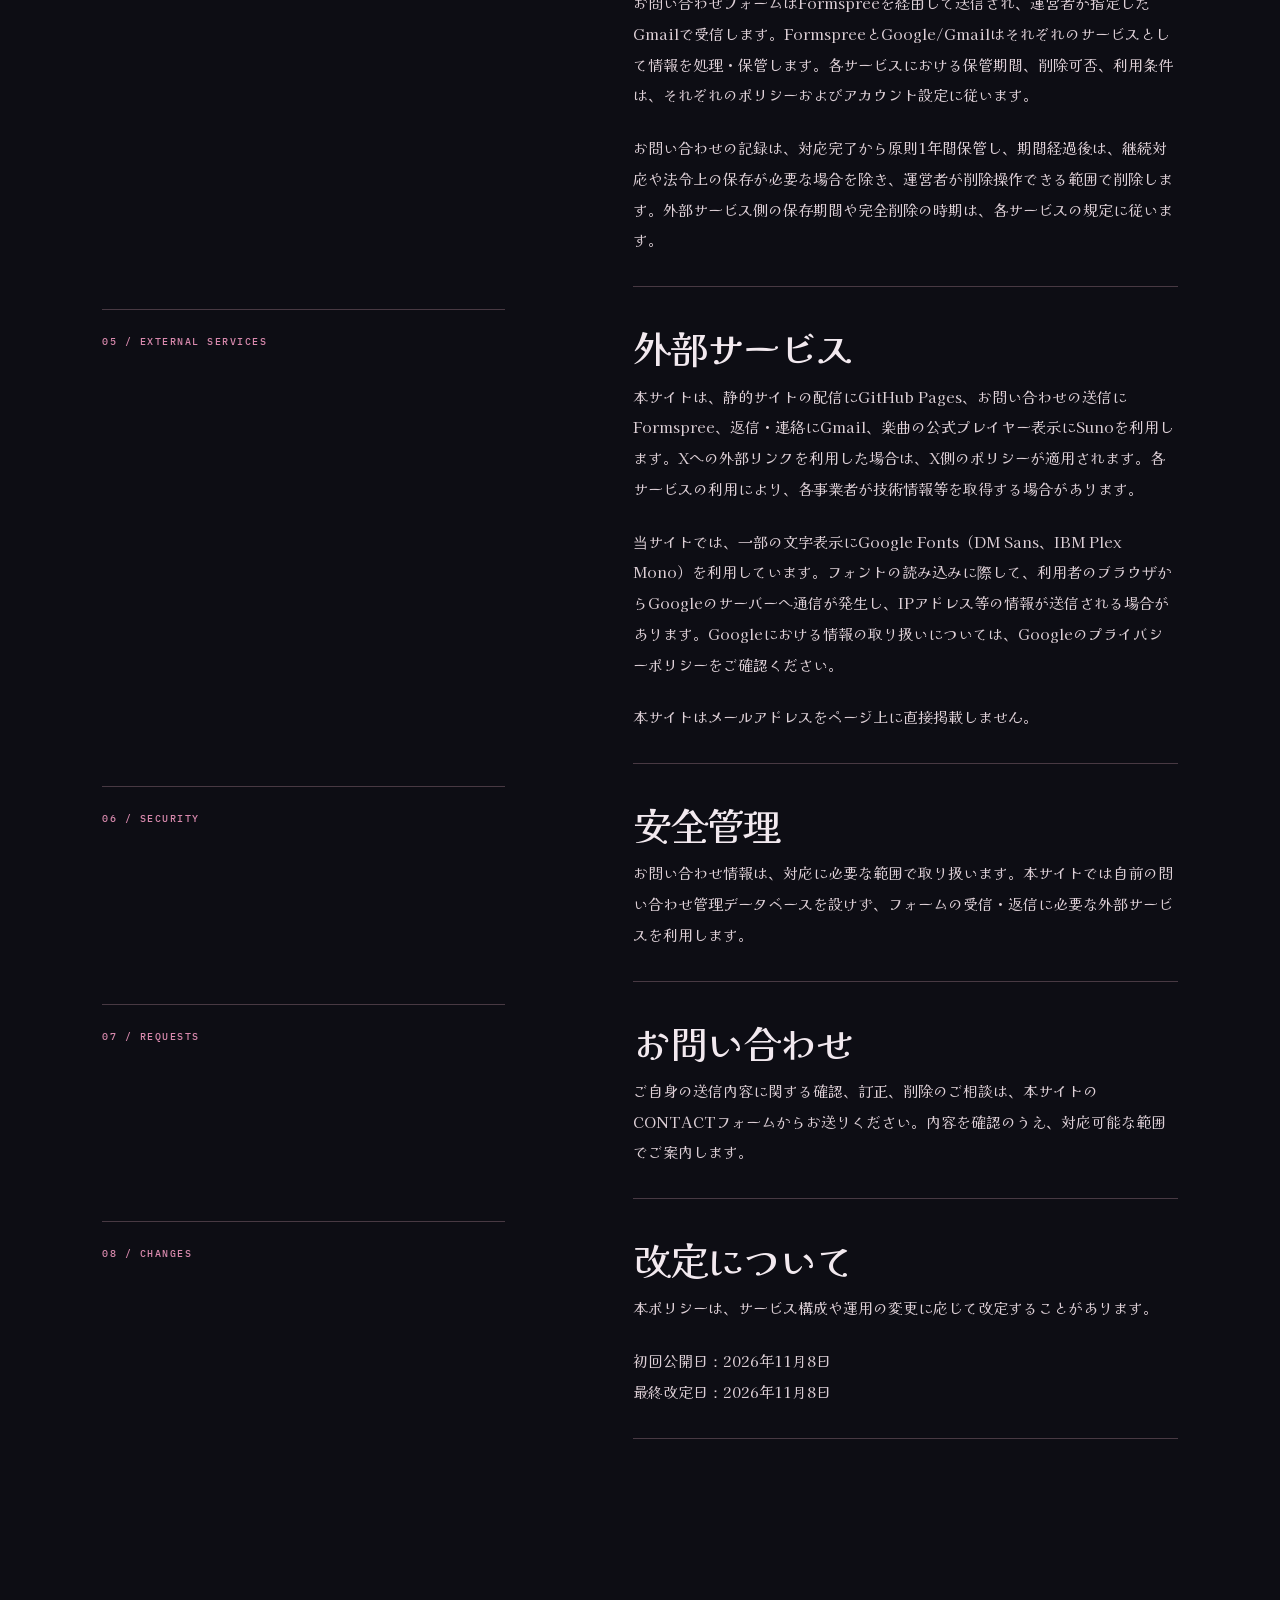
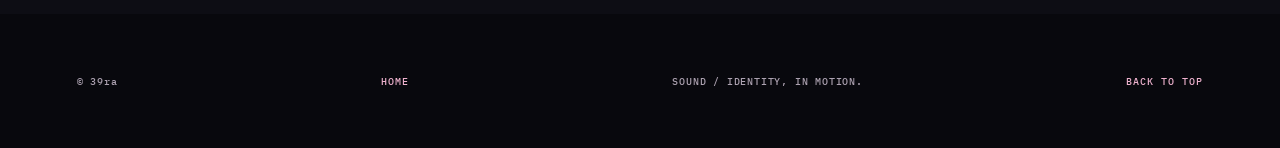
<file: privacy/index.html>
<!doctype html>
<html lang="ja">
<head>
<meta charset="utf-8">
<meta name="viewport" content="width=device-width,initial-scale=1,viewport-fit=cover">
<meta name="theme-color" content="#0c0d13">
<meta name="description" content="39ra公式サイトにおけるお問い合わせ情報と外部サービスの取り扱いについてのプライバシーポリシーです。">
<title>PRIVACY POLICY | 39ra</title>
<base href="https://39ramochi.github.io/39ra-site/">
<link rel="icon" type="image/svg+xml" href="assets/brand/sonic-groove/39ra-sonic-groove-sigil-16--dark.svg">
<link rel="stylesheet" href="style.css">
<link rel="stylesheet" href="typography.css">
<link rel="stylesheet" href="ui-tokens.css">
<link rel="stylesheet" href="ui-components.css">
<link rel="stylesheet" href="privacy.css">
<link rel="canonical" href="https://39ramochi.github.io/39ra-site/privacy/">
</head>
<body class="privacy-page">
<header class="topbar privacy-topbar">
  <a href="./" class="brand" aria-label="39ra HOME"><strong class="sr-only">39ra</strong><img class="brand-logo" src="assets/brand/sonic-groove/39ra-sonic-groove-primary-horizontal--light.svg" alt="" aria-hidden="true"></a>
  <nav aria-label="Main navigation"><a class="nav-item" href="./"><span>01</span> HOME</a><a class="nav-item" href="music/"><span>02</span> MUSIC</a><a class="nav-item" href="about/"><span>03</span> ABOUT</a></nav>
</header>
<main class="privacy-main" id="main-content" tabindex="-1">
  <header class="privacy-hero"><p>39ra / SITE POLICY</p><h1>PRIVACY<br><em>POLICY.</em></h1><p>お問い合わせを通じて受け取る情報と、外部サービスの取り扱いについて。</p></header>
  <article class="privacy-document">
    <section><p class="privacy-index">01 / SCOPE</p><h2>このポリシーについて</h2><p>本ポリシーは、39ra公式サイト（以下「本サイト」）のお問い合わせフォームおよび本サイトで利用する外部サービスに関する情報の取り扱いを説明するものです。</p></section>
    <section><p class="privacy-index">02 / INFORMATION</p><h2>取得する情報</h2><p>お問い合わせフォームでは、お名前または活動名、返信先メールアドレス、お問い合わせ種別、本文を受け取ります。フォームの送信内容は、スパム対策のためのハニーポット項目を含む場合があります。</p></section>
    <section><p class="privacy-index">03 / PURPOSE</p><h2>利用目的</h2><p>受け取った情報は、お問い合わせへの返信、制作・楽曲利用に関する必要な連絡、および対応記録の管理のために使用します。独自のアクセス解析は、初回公開時には導入しません。</p></section>
    <section><p class="privacy-index">04 / CONTACT DELIVERY</p><h2>FormspreeとGmail</h2><p>お問い合わせフォームはFormspreeを経由して送信され、運営者が指定したGmailで受信します。FormspreeとGoogle/Gmailはそれぞれのサービスとして情報を処理・保管します。各サービスにおける保管期間、削除可否、利用条件は、それぞれのポリシーおよびアカウント設定に従います。</p><p>お問い合わせの記録は、対応完了から原則1年間保管し、期間経過後は、継続対応や法令上の保存が必要な場合を除き、運営者が削除操作できる範囲で削除します。外部サービス側の保存期間や完全削除の時期は、各サービスの規定に従います。</p></section>
    <section><p class="privacy-index">05 / EXTERNAL SERVICES</p><h2>外部サービス</h2><p>本サイトは、静的サイトの配信にGitHub Pages、お問い合わせの送信にFormspree、返信・連絡にGmail、楽曲の公式プレイヤー表示にSunoを利用します。Xへの外部リンクを利用した場合は、X側のポリシーが適用されます。各サービスの利用により、各事業者が技術情報等を取得する場合があります。</p><p>当サイトでは、一部の文字表示にGoogle Fonts（DM Sans、IBM Plex Mono）を利用しています。フォントの読み込みに際して、利用者のブラウザからGoogleのサーバーへ通信が発生し、IPアドレス等の情報が送信される場合があります。Googleにおける情報の取り扱いについては、<a href="https://policies.google.com/privacy?hl=ja" target="_blank" rel="noopener noreferrer">Googleのプライバシーポリシー</a>をご確認ください。</p><p>本サイトはメールアドレスをページ上に直接掲載しません。</p></section>
    <section><p class="privacy-index">06 / SECURITY</p><h2>安全管理</h2><p>お問い合わせ情報は、対応に必要な範囲で取り扱います。本サイトでは自前の問い合わせ管理データベースを設けず、フォームの受信・返信に必要な外部サービスを利用します。</p></section>
    <section><p class="privacy-index">07 / REQUESTS</p><h2>お問い合わせ</h2><p>ご自身の送信内容に関する確認、訂正、削除のご相談は、本サイトのCONTACTフォームからお送りください。内容を確認のうえ、対応可能な範囲でご案内します。</p></section>
    <section><p class="privacy-index">08 / CHANGES</p><h2>改定について</h2><p>本ポリシーは、サービス構成や運用の変更に応じて改定することがあります。</p><p>初回公開日：2026年11月8日<br>最終改定日：2026年11月8日</p></section>
  </article>
</main>
<footer class="footer privacy-footer"><span>© 39ra</span><a href="./">HOME</a><span>SOUND / IDENTITY, IN MOTION.</span><a href="privacy/#main-content">BACK TO TOP</a></footer>
</body>
</html>
</file>
<file: style.css>
@import url('https://fonts.googleapis.com/css2?family=DM+Sans:wght@400;500;600;700&family=IBM+Plex+Mono:wght@400;500;600&display=swap');
:root{--ink:#0c0d13;--paper:#f6f1f4;--sakura:#e69ab9;--rose:#ba678d;--iris:#8fbadf;--gold:#c9ac8d;--vivid:#f15aa9;--ease:cubic-bezier(.76,0,.17,1);--ease-out:cubic-bezier(.16,1,.3,1);--serif:'39ra Bodoni Moda','Bodoni Moda',Georgia,serif;--sans:'DM Sans','Noto Sans JP','Hiragino Kaku Gothic ProN',sans-serif;--mono:'IBM Plex Mono',monospace}
*,*::before,*::after{box-sizing:border-box}html{scroll-behavior:smooth}body{margin:0;background:var(--ink);color:var(--paper);font-family:var(--sans);overflow-x:hidden}body.locked{overflow:hidden}button,a{font:inherit}button{cursor:pointer}a{text-decoration:none;color:inherit}button:focus-visible,a:focus-visible{outline:2px solid var(--iris);outline-offset:4px}::selection{background:var(--sakura);color:var(--ink)}
.grain{position:fixed;z-index:95;inset:0;pointer-events:none;opacity:.09;background-image:url("data:image/svg+xml,%3Csvg viewBox='0 0 180 180' xmlns='http://www.w3.org/2000/svg'%3E%3Cfilter id='noise'%3E%3CfeTurbulence type='fractalNoise' baseFrequency='.9' numOctaves='3' stitchTiles='stitch'/%3E%3C/filter%3E%3Crect width='100%25' height='100%25' filter='url(%23noise)'/%3E%3C/svg%3E")}.scroll-progress{position:fixed;z-index:100;top:0;left:0;right:0;height:3px;background:transparent;pointer-events:none}.scroll-progress>div{height:100%;width:0;background:var(--sakura);box-shadow:0 0 12px #e69ab988}.mouse-halo{position:fixed;z-index:3;left:0;top:0;pointer-events:none;width:550px;height:550px;border-radius:50%;background:radial-gradient(circle,#e69ab918,transparent 67%);transform:translate3d(calc(var(--mx,50vw) - 50%),calc(var(--my,50vh) - 50%),0);transition:transform .18s linear;mix-blend-mode:screen}
.topbar{position:fixed;z-index:80;left:0;right:0;top:0;height:88px;display:flex;align-items:center;justify-content:space-between;padding:0 clamp(22px,5vw,90px);background:linear-gradient(#08090edc,#08090e00);gap:24px}.brand{display:flex;align-items:baseline;gap:14px}.brand strong{font:600 39px/.85 var(--serif);letter-spacing:-.055em}.brand small{font:500 9px var(--mono);letter-spacing:.1em;color:var(--sakura)}.topbar nav{display:flex;gap:clamp(18px,3vw,50px)}.nav-item{font:500 11px var(--mono);letter-spacing:.12em;transition:color .25s;position:relative;padding:12px 0;color:#f4eff3ab}.nav-item span{color:var(--sakura);font-size:9px;margin-right:9px}.nav-item:after{content:'';height:1px;position:absolute;bottom:5px;left:0;right:100%;background:var(--sakura);transition:right .4s var(--ease)}.nav-item:hover,.nav-item.selected{color:#fff}.nav-item:hover:after,.nav-item.selected:after{right:0}.topbar-replay{background:none;border:1px solid #f4eff350;border-radius:50px;color:var(--paper);padding:12px 15px;font:500 10px var(--mono);letter-spacing:.08em;transition:background .2s}.topbar-replay:hover{background:#ffffff22}.mobile-menu,.mobile-nav{display:none}
.page[hidden]{display:none!important}.page{min-height:100vh}.reveal{opacity:0;transform:translate3d(0,60px,0) rotateX(5deg);transition:opacity .85s ease,transform .85s var(--ease-out);will-change:transform,opacity}.reveal.show{opacity:1;transform:translate3d(0,0,0) rotateX(0)}.kicker{font:500 11px/1.6 var(--mono);letter-spacing:.15em;color:var(--sakura)}
.home-hero{min-height:760px;height:100svh;max-height:1200px;position:relative;overflow:hidden;display:flex;align-items:center}.hero-grid{position:absolute;inset:0;opacity:.25;background-image:linear-gradient(#ffffff14 1px,transparent 1px),linear-gradient(90deg,#ffffff14 1px,transparent 1px);background-size:clamp(75px,12vw,160px) clamp(75px,12vw,160px);mask-image:linear-gradient(90deg,transparent,black 20%,black 85%,transparent)}.hero-orb{position:absolute;right:5%;top:10%;width:min(52vw,750px);aspect-ratio:1;border-radius:50%;background:radial-gradient(circle at 31% 32%,#f4d6e6 0%,#d68cab 14%,#773a68 34%,#262035 55%,#0b0d16 72%);box-shadow:0 0 140px #e69ab91f,inset -55px -44px 80px #000a;filter:saturate(.8);transform:translate3d(0,var(--orb-y,0px),0) scale(var(--orb-scale,1));will-change:transform;transition:filter .4s}.hero-ring{position:absolute;right:6%;top:13%;width:min(52vw,790px);aspect-ratio:1;border:1px solid #e69ab94a;border-radius:50%;transform:rotateX(70deg) rotate(28deg)}.ring-two{right:-1%;top:1%;width:min(65vw,940px);border-color:#8fbadf2d;transform:rotateY(72deg) rotate(16deg)}.hero-copy{position:relative;z-index:4;margin-left:clamp(25px,7vw,120px);padding-top:50px}.hero-copy .kicker{letter-spacing:.22em}.hero-copy .kicker b{font-size:20px;color:var(--sakura);vertical-align:middle}.hero-title{font:500 clamp(144px,24vw,370px)/.69 var(--serif);letter-spacing:-.11em;display:flex;margin:.11em 0 .16em;position:relative}.title-clip{display:inline-block;overflow:hidden;padding:0 .12em .2em 0}.title-up{display:inline-block;animation:hero-rise 1.6s var(--ease-out) both;transform-origin:bottom}.title-up.delayed{animation-delay:.12s}.hero-star{font:400 .14em var(--serif);color:var(--sakura);vertical-align:top;margin-left:.1em;display:inline-block;transform:rotate(14deg);animation:star-drift 9s ease-in-out infinite}@keyframes hero-rise{from{transform:translateY(110%) rotate(-5deg)}to{transform:translateY(0) rotate(0)}}@keyframes star-drift{50%{transform:rotate(40deg) scale(1.2)}}.hero-subtitle{font:500 clamp(32px,4vw,72px)/1 var(--serif);margin:-20px 0 18px;letter-spacing:.05em}.hero-subtitle em{color:var(--sakura)}.hero-description{font:400 clamp(13px,1.1vw,16px)/2 var(--sans);color:#f6f1f4b6;letter-spacing:.02em}.circle-link{display:flex;width:195px;align-items:center;justify-content:space-between;gap:10px;margin-top:42px;padding:17px 19px;border:1px solid #e69ab9aa;border-radius:50px;letter-spacing:.06em;font:500 11px var(--mono);transition:background .32s,color .32s,width .32s var(--ease-out)}.circle-link b{font-size:22px;font-weight:400}.circle-link:hover{width:225px;background:var(--sakura);color:var(--ink)}
.portrait-stage{position:absolute;z-index:3;right:clamp(48px,8vw,140px);top:51%;width:clamp(220px,28vw,430px);transform:translate3d(var(--portrait-x,0px),calc(-50% + var(--portrait-y,0px)),0) rotate(var(--portrait-r,-5deg));transform-origin:center;transition:filter .3s;filter:drop-shadow(0 32px 52px #0009);will-change:transform}.portrait-frame{border:12px solid #f8f2f5;background:#f8f2f5;box-shadow:25px 25px 0 -11px #e69ab954,0 1px 0 1px #e69ab9aa;overflow:hidden;aspect-ratio:3/4;position:relative}.portrait-frame:after{content:'';position:absolute;inset:0;border:1px solid #ba678d44;pointer-events:none}.portrait-frame img{display:block;width:100%;height:100%;object-fit:cover;object-position:top center;transform:scale(1.1);transition:transform .75s var(--ease-out)}.portrait-stage:hover .portrait-frame img{transform:scale(1.18)}.stage-meta{font:500 10px var(--mono);letter-spacing:.16em;color:var(--sakura);display:flex;justify-content:space-between;margin-bottom:9px}.stage-vertical{font:500 9px var(--mono);letter-spacing:.08em;writing-mode:vertical-rl;position:absolute;right:-30px;top:20%;color:#eee3eebf}.stage-stamp{position:absolute;font-size:70px;bottom:-25px;left:-38px;color:var(--sakura);text-shadow:0 0 20px #e69ab955;animation:stamp 14s linear infinite}@keyframes stamp{to{transform:rotate(360deg)}}.hero-bottom{position:absolute;bottom:28px;left:clamp(25px,7vw,120px);right:clamp(25px,7vw,120px);z-index:5;display:flex;justify-content:space-between;align-items:center;font:500 9px var(--mono);letter-spacing:.12em;color:#e2d8e3a0}.hero-bottom span:last-child{font-size:27px;color:var(--sakura);animation:arrow-bob 2s ease-in-out infinite}@keyframes arrow-bob{50%{transform:translateY(7px)}}
.marquee{height:66px;background:var(--sakura);color:#28111c;display:flex;align-items:center;overflow:hidden}.marquee-track{white-space:nowrap;width:max-content;display:flex;align-items:center;animation:marquee 30s linear infinite;font:500 clamp(18px,2vw,27px) var(--serif);letter-spacing:.05em}.marquee-track i{font-style:normal;margin:0 32px}@keyframes marquee{to{transform:translateX(-50%)}}
.horizontal-zone{height:310vh;background:#f6f1f4;color:#231d29;position:relative}.horizontal-pin{height:100vh;min-height:650px;position:sticky;top:0;overflow:hidden;display:flex;flex-direction:column}.horizontal-intro{display:flex;justify-content:space-between;margin:78px 6vw 0;font:500 10px var(--mono);letter-spacing:.15em;color:#62465a}.horiz-heading{margin:12px 6vw 25px;font:500 clamp(66px,11vw,170px)/.84 var(--serif);letter-spacing:-.063em;white-space:nowrap}.horiz-heading em{color:var(--rose);font-weight:400}.horizontal-track{display:flex;gap:30px;width:max-content;padding:0 6vw;will-change:transform;transform:translate3d(var(--track-x,0px),0,0)}.work-panel{flex:none;width:clamp(350px,62vw,900px);display:grid;grid-template-columns:1.25fr .85fr;min-height:clamp(270px,46vh,460px);border:1px solid #45323b30;background:#fff;box-shadow:0 25px 50px #32141e13;overflow:hidden}.work-panel-art{position:relative;overflow:hidden;display:grid;place-items:center}.art-one{background:radial-gradient(circle at 40% 35%,#89badb,#0c2332 56%,#060b14 100%)}.art-two{background:radial-gradient(circle at 80% 20%,#d988be,#30132a 51%,#090811)}.art-three{background:radial-gradient(circle at 55% 20%,#9c637c,#29111f 50%,#08070c)}.art-word{position:relative;z-index:2;font:500 clamp(55px,7vw,110px)/.8 var(--serif);color:#fff;letter-spacing:-.04em;text-align:center;transform:rotate(-9deg)}.art-micro{position:absolute;bottom:18px;left:20px;z-index:2;color:#fff9;font:500 9px var(--mono);letter-spacing:.13em}.art-orbit{position:absolute;width:75%;aspect-ratio:1;border:19px solid #e4e5f63b;border-radius:50%;box-shadow:0 0 0 45px #e6ceff0d,0 0 80px #d2cbff44;animation:slow-orbit 13s linear infinite}@keyframes slow-orbit{to{transform:rotate(360deg) scale(1.1)}}.art-signal{position:absolute;width:170%;height:60px;background:#f3adc9;transform:rotate(-28deg);box-shadow:0 0 110px #ffc5edaa}.art-halo{position:absolute;width:68%;aspect-ratio:1;border-radius:50%;border:3px solid #ff91ad;box-shadow:0 0 0 24px #ed7f9c19,0 0 0 65px #ed7f9c13,0 0 50px #ff9cbb99}.work-panel-meta{padding:clamp(25px,3vw,50px);display:flex;flex-direction:column;justify-content:flex-end}.work-panel-meta>span{font:500 10px var(--mono);letter-spacing:.1em;color:#9e5775}.work-panel-meta h3{font:500 clamp(40px,5vw,77px)/.95 var(--serif);margin:15px 0}.work-panel-meta p{color:#7c6873;font-size:13px;line-height:1.8}.horizontal-footer{margin:auto 6vw 30px;display:flex;align-items:center;gap:20px;font:500 9px var(--mono);letter-spacing:.1em;color:#765764}.horiz-bar{margin-left:auto;width:min(250px,25vw);height:2px;background:#d6bfcb}.horiz-bar div{width:0;height:100%;background:#ae6689}.horizontal-footer span:last-child{font-size:20px}
.identity-slice{height:125vh;min-height:760px;background:#11111b;position:relative;overflow:hidden;display:grid;place-items:center}.slice-orb{position:absolute;width:min(75vw,1000px);aspect-ratio:1;border-radius:50%;background:radial-gradient(circle at 38% 24%,#f3b6d5,#783b66 24%,#301b40 52%,transparent 72%);opacity:.5;right:-15%;top:12%;transform:translate3d(0,var(--slice-y,0px),0) scale(var(--slice-scale,1));filter:blur(4px);will-change:transform}.identity-slice:before{content:'';position:absolute;inset:0;background:repeating-linear-gradient(0deg,transparent 0 80px,#ffffff0e 81px 82px);mask-image:linear-gradient(90deg,transparent,black)}.slice-inner{position:relative;z-index:2;width:84%;margin:auto}.slice-type{font:500 clamp(84px,12vw,195px)/.82 var(--serif);letter-spacing:-.055em;margin:25px 0 35px}.slice-type i{font-style:italic;color:var(--sakura)}.slice-type span{-webkit-text-stroke:1px #f4eff3;color:transparent}.slice-copy{line-height:2;color:#f4eff3b2;letter-spacing:.02em}.text-cta{display:inline-flex;gap:45px;padding:14px 0;margin-top:24px;border-bottom:1px solid var(--sakura);font:500 11px var(--mono);letter-spacing:.1em;transition:gap .3s}.text-cta:hover{gap:70px}.text-cta b{color:var(--sakura)}
.home-end{min-height:550px;background:#edb0ca;color:#20141d;display:flex;flex-direction:column;align-items:center;justify-content:center;gap:20px;overflow:hidden}.home-end>span{font:500 11px var(--mono);letter-spacing:.13em}.home-end a{font:500 clamp(120px,18vw,260px)/.8 var(--serif);letter-spacing:-.07em;transition:transform .35s var(--ease-out)}.home-end a:hover{transform:skewX(-5deg) scale(1.06)}.home-end a span{font-size:.4em;vertical-align:middle;margin-left:.1em}
.inner-hero{min-height:700px;height:85vh;position:relative;display:flex;align-items:center;overflow:hidden}.inner-inner{position:relative;z-index:2;margin:0 clamp(25px,7vw,120px);padding-top:70px}.inner-hero h1{font:500 clamp(88px,13vw,220px)/.79 var(--serif);letter-spacing:-.075em;margin:30px 0}.inner-hero h1 span{display:block;color:var(--sakura)}.inner-hero p:not(.kicker){line-height:1.9;color:#f4eff3ac}.inner-circle{position:absolute;right:-17%;top:0;width:min(74vw,950px);aspect-ratio:1;border-radius:50%;box-shadow:inset -70px -60px 130px #000a,0 0 100px #b9668355;background:radial-gradient(circle at 28% 28%,#f2c6d8,#924e7e 24%,#321f38 52%,#0d0d14 75%)}.about-hero .inner-circle{background:radial-gradient(circle at 28% 28%,#d4e2fc,#678fa9 17%,#4b3654 45%,#0d0d14 75%)}.inner-hero h1{position:relative;z-index:1}.music-library{padding:100px clamp(24px,6vw,105px) 130px;background:#f6f1f4;color:#201923}.music-head{display:flex;justify-content:space-between;gap:20px;margin-bottom:55px}.music-head>span:last-child{font:500 10px var(--mono);color:#71546a}.music-grid{display:grid;grid-template-columns:repeat(2,1fr);gap:60px 26px}.music-card{display:block;text-align:left;border:0;background:none;color:#211b23;padding:0}.cover-art{display:flex;flex-direction:column;justify-content:center;align-items:center;position:relative;width:100%;aspect-ratio:1.45;overflow:hidden;transition:border-radius .5s var(--ease-out);box-shadow:0 10px 20px #32132115}.cover-art>b{position:relative;z-index:2;font:500 clamp(68px,9vw,152px)/.82 var(--serif);letter-spacing:-.07em;color:#fff;text-align:center;transition:transform .8s var(--ease-out)}.cover-art>i{position:absolute;bottom:25px;right:28px;color:#fff;font:500 10px var(--mono);font-style:normal;letter-spacing:.2em}.music-card:hover .cover-art>b{transform:scale(1.09) rotate(-3deg)}.music-card:hover .cover-art{border-radius:0 0 50px 0}.cover-normal{background:radial-gradient(circle at 45% 30%,#eba9cb,#543b75 46%,#130d21)}.cover-defrag{background:radial-gradient(circle at 30% 35%,#8bd2da,#1c586e 40%,#080e28)}.cover-alibi{background:radial-gradient(circle at 60% 20%,#efb2df,#7c386e 44%,#1a1024)}.cover-malice{background:radial-gradient(circle at 40% 50%,#c77b88,#672944 40%,#120b19)}.card-row{display:flex;justify-content:space-between;align-items:center;margin-top:17px}.card-row strong{font:500 clamp(30px,3.3vw,50px)/1.05 var(--serif)}.card-row b{font-size:26px;font-weight:400;color:#ac6486}.card-desc{display:block;font:500 10px var(--mono);letter-spacing:.09em;margin-top:9px;color:#826677}.music-footnote{margin-top:65px;font-size:12px;color:#816a78;line-height:1.8}
.about-body{background:#f6f1f4;color:#251d27;padding:130px clamp(25px,9vw,180px);display:grid;grid-template-columns:.76fr 1fr;align-items:center;gap:clamp(50px,9vw,170px)}.about-portrait{border:12px solid #fff;background:#f8f2f5;box-shadow:25px 25px 0 -8px #e69ab94d;transform-origin:center}.about-portrait img{width:100%;display:block;aspect-ratio:1/1.1;object-fit:cover;object-position:center top}.about-portrait span{display:block;padding:12px 15px;font:500 9px var(--mono);letter-spacing:.15em;color:#895d73}.about-copy h2{font:500 clamp(64px,7vw,120px)/.85 var(--serif);letter-spacing:-.06em;margin:28px 0}.about-copy h2 em{display:block;font-size:.43em;color:#9e5b7e;letter-spacing:0}.about-copy p{line-height:2;max-width:550px}.about-copy .muted{color:#968494;font-size:13px}.about-actions a{font:500 11px var(--mono);letter-spacing:.12em;color:#8e4a73;border-bottom:1px solid #8e4a73;padding-bottom:8px}.sister-cameo{background:#17101b;padding:100px clamp(25px,8vw,130px)}.sister-wrap{display:flex;align-items:center;justify-content:space-around;gap:80px;margin-top:60px}.sister-image{max-width:280px;max-height:480px;overflow:hidden;border:10px solid #f9ecf3;background:#fff}.sister-image img{width:100%;display:block}.sister-copy>span{font:500 10px var(--mono);letter-spacing:.12em;color:#ef94c2}.sister-copy h2{font:500 clamp(60px,9vw,140px)/.86 var(--serif);letter-spacing:-.04em;margin:20px 0}.sister-copy h2 em{color:var(--vivid)}.sister-copy p{max-width:440px;color:#d6c1ce;line-height:2;font-size:14px}
.footer{display:flex;align-items:center;justify-content:space-between;gap:18px;padding:45px clamp(25px,6vw,100px);font:500 10px var(--mono);letter-spacing:.08em;color:#aca1b0;background:#0a0b10}.footer button{color:#f3e6ee;border:none;background:none;font:inherit;cursor:pointer}
.transition{position:fixed;z-index:110;inset:0;pointer-events:none;visibility:hidden}.transition.is-enter,.transition.is-exit{visibility:visible}.transition-bars{position:absolute;inset:0;display:flex}.transition-bars span{flex:1;height:100%;background:#e69ab9;transform:scaleY(0);transform-origin:top center;transition:transform .54s var(--ease);transition-delay:calc(var(--i)*25ms)}.transition.is-enter .transition-bars span{transform:scaleY(1)}.transition.is-exit .transition-bars span{transform:scaleY(0);transform-origin:bottom center;transition-delay:calc((12 - var(--i))*21ms)}.transition-center{position:absolute;inset:0;z-index:2;display:flex;align-items:center;justify-content:center;flex-direction:column;color:#23101c;opacity:0;transition:opacity .2s .28s}.transition.is-enter .transition-center{opacity:1}.transition.is-exit .transition-center{opacity:0;transition-delay:0s}.transition-center span,.transition-center small{font:500 10px var(--mono);letter-spacing:.16em}.transition-center strong{font:500 clamp(95px,19vw,300px)/.9 var(--serif);letter-spacing:-.075em}
.intro{position:fixed;inset:0;z-index:160;background:#07070d;display:flex;flex-direction:column;justify-content:space-between;padding:clamp(24px,4vw,65px);overflow:hidden;transition:opacity .55s,visibility .55s}.intro.closed{opacity:0;visibility:hidden;pointer-events:none}.intro:before{content:'';position:absolute;left:15%;right:15%;top:5%;bottom:5%;border-left:1px solid #e69ab920;border-right:1px solid #e69ab920;pointer-events:none}.intro-scan{position:absolute;inset:0;background:repeating-linear-gradient(0deg,transparent 0 4px,#ffffff08 4px 5px);mask-image:linear-gradient(0deg,transparent,black 25%,black 75%,transparent);animation:scan-drift 9s linear infinite}@keyframes scan-drift{to{transform:translateY(50px)}}.intro-upper,.intro-bottom{position:relative;z-index:2;display:flex;justify-content:space-between;align-items:center;font:500 10px var(--mono);letter-spacing:.12em;color:#dfc1d2}.intro-upper button{border:0;background:none;color:#f4eff3;cursor:pointer;font:inherit}.intro-body{position:relative;z-index:2;display:flex;align-items:center;flex-direction:column;text-align:center;gap:16px}.intro-caption{font:500 11px var(--mono);letter-spacing:.15em;color:var(--iris)}.intro-body h1{font:500 clamp(160px,27vw,380px)/.8 var(--serif);letter-spacing:-.085em;margin:10px 0}.intro-body h1 span{color:var(--sakura)}.intro-body p{font:500 11px var(--mono);letter-spacing:.12em;color:#efdfe9}.intro-body small{font:400 10px var(--mono);letter-spacing:.08em;color:#9c8f9b}.boot-wave{height:110px;display:flex;align-items:center;justify-content:center;gap:4px;width:min(520px,85vw);overflow:hidden}.boot-wave>span{width:3px;border-radius:10px;background:linear-gradient(0deg,#8fbadf,#e69ab9,#f1c5d5);height:var(--h);animation:wave 1.3s ease-in-out infinite;animation-delay:var(--d);box-shadow:0 0 12px #e69ab94b}@keyframes wave{0%,100%{transform:scaleY(.24)}50%{transform:scaleY(1.15)}}.enter-site{display:flex;gap:45px;align-items:center;padding:18px 25px;border:1px solid var(--sakura);background:transparent;color:#f9eef4;border-radius:50px;font:500 11px var(--mono);letter-spacing:.11em;transition:background .3s,color .3s,transform .3s}.enter-site b{font-size:19px;font-weight:400}.enter-site:hover{background:var(--sakura);color:var(--ink);transform:scale(1.05)}
.track-panel{position:fixed;inset:0;z-index:120;pointer-events:none;visibility:hidden}.track-panel.open{visibility:visible;pointer-events:auto}.panel-scrim{position:absolute;inset:0;background:#090913bb;opacity:0;transition:opacity .4s;backdrop-filter:blur(6px)}.track-panel.open .panel-scrim{opacity:1}.panel-inner{position:absolute;right:0;top:0;bottom:0;width:min(590px,100%);background:#f8f2f5;color:#271923;transform:translateX(103%);transition:transform .65s var(--ease-out);overflow:auto;padding:26px clamp(25px,4vw,48px) 65px;box-shadow:-20px 0 100px #0005}.track-panel.open .panel-inner{transform:translateX(0)}.panel-top{display:flex;justify-content:space-between;align-items:center;gap:20px;font:500 10px var(--mono);color:#8b5770;letter-spacing:.1em}.panel-top button{border:1px solid #9f758a;background:transparent;border-radius:50px;color:#462736;padding:10px 15px;font:inherit;cursor:pointer}.panel-cover{margin:35px 0 30px;height:250px;display:grid;place-items:center;background:radial-gradient(circle at 35% 35%,#dda0c3,#503360 52%,#1e142b);color:#fff;overflow:hidden}.panel-cover span{font:500 clamp(55px,7vw,97px)/.85 var(--serif);letter-spacing:-.06em;transform:rotate(-7deg);text-align:center}.panel-inner h2{font:500 clamp(59px,8vw,90px)/.9 var(--serif);letter-spacing:-.05em;margin:15px 0}.panel-description{line-height:2;color:#5d4a5a;font-size:14px}.suno-slot{margin:22px 0}.suno-slot iframe{width:100%;height:240px;border:0;background:#111;border-radius:10px}.panel-notice{font-size:12px;color:#8a6c7f;line-height:1.9;border-top:1px solid #e4c8d6;padding-top:20px}
@media(max-width:1000px){.portrait-stage{right:3%;width:29vw}.hero-copy{margin-left:6vw}.horizontal-zone{height:270vh}.work-panel{width:75vw}.work-panel-meta h3{font-size:49px}.music-grid{gap:42px 20px}.topbar-replay span{display:none}}
@media(max-width:700px){.topbar{height:68px;padding:0 20px}.brand strong{font-size:33px}.brand small{font-size:8px}.topbar nav{display:none}.topbar-replay{margin-left:auto}.mobile-menu{display:block;background:none;border:0;color:#fff;font-size:24px}.mobile-nav{position:fixed;z-index:79;inset:68px 0 auto;display:flex;flex-direction:column;gap:20px;padding:35px;background:#15131ddd;backdrop-filter:blur(20px);transform:translateY(-140%);transition:transform .45s var(--ease-out)}.mobile-nav.show{transform:translateY(0)}.mobile-nav a{font:500 55px/.9 var(--serif)}.home-hero{height:850px;min-height:750px;max-height:none;align-items:flex-start}.hero-copy{padding-top:150px;margin-left:24px}.hero-title{font-size:clamp(140px,34vw,250px);margin:.06em 0 .1em}.hero-subtitle{font-size:37px;margin:-5px 0 10px}.hero-description{font-size:12px;max-width:300px}.portrait-stage{top:610px;right:13%;width:min(45vw,220px);transform:translate3d(var(--portrait-x,0px),calc(-50% + var(--portrait-y,0px)),0) rotate(-5deg)}.portrait-frame{border-width:8px;aspect-ratio:2.5/4}.hero-orb{top:30%;right:-35%;width:90vw}.hero-ring{display:none}.stage-meta{font-size:7px}.stage-vertical{font-size:7px;right:-20px}.stage-stamp{font-size:47px;left:-23px}.hero-bottom{left:22px;right:22px;bottom:16px;font-size:7px}.hero-bottom span:nth-child(2){display:none}.marquee{height:52px}.horizontal-zone{height:245vh}.horizontal-pin{min-height:560px}.horizontal-intro{margin:95px 22px 0;font-size:8px}.horiz-heading{margin:15px 22px 35px;font-size:clamp(63px,11vw,95px)}.horizontal-track{gap:20px;padding:0 22px}.work-panel{width:85vw;min-height:340px;grid-template-columns:1fr;grid-template-rows:58% 42%}.work-panel-meta{padding:16px 23px;justify-content:center}.work-panel-meta h3{font-size:43px;margin:8px 0}.work-panel-meta p{font-size:10px;margin:0}.art-word{font-size:70px}.horizontal-footer{margin:0 22px 30px;font-size:7px}.horiz-bar{width:30vw}.identity-slice{height:105vh;min-height:690px}.slice-inner{width:90%}.slice-type{font-size:clamp(64px,15vw,115px)}.slice-copy{font-size:12px}.home-end{min-height:430px}.home-end a{font-size:115px}.inner-hero{min-height:590px;height:72vh}.inner-inner{margin:0 25px}.inner-hero h1{font-size:clamp(75px,14vw,125px)}.inner-circle{width:110vw;right:-70%;top:15%}.music-library{padding:70px 22px 110px}.music-head{display:block}.music-head span{display:block;margin-bottom:15px}.music-grid{grid-template-columns:1fr;gap:42px}.cover-art{aspect-ratio:1.4}.cover-art>b{font-size:90px}.card-row strong{font-size:42px}.about-body{padding:80px 24px;grid-template-columns:1fr;gap:50px}.about-portrait{max-width:310px}.sister-cameo{padding:70px 25px}.sister-wrap{flex-direction:column;gap:35px;align-items:flex-start}.sister-image{max-width:220px}.sister-copy h2{font-size:73px}.footer{flex-direction:column;align-items:flex-start;font-size:9px}.intro-body h1{font-size:175px}.intro-body p{font-size:9px}.intro-upper,.intro-bottom{font-size:8px}.panel-cover{height:210px}.panel-inner h2{font-size:65px}}
@media(max-width:390px){.brand small{display:none}.hero-title{font-size:145px}.hero-subtitle{font-size:32px}.home-hero{height:770px}.portrait-stage{top:590px}.intro-body h1{font-size:145px}}
@media(prefers-reduced-motion:reduce){html{scroll-behavior:auto}*,*:before,*:after{animation-duration:.001ms!important;transition-duration:.001ms!important;scroll-behavior:auto!important}.reveal{opacity:1;transform:none}.title-up{transform:none}.intro-scan{display:none}}

/* v1.1 motion extension: all decorative layers stay outside the document flow. */
.sakura-field{position:fixed;z-index:1;inset:0;width:100%;height:100%;pointer-events:none;mix-blend-mode:screen;opacity:.78}.hero-sigil{position:absolute;z-index:2;width:min(29vw,410px);right:clamp(10px,2vw,44px);top:clamp(86px,11vh,140px);color:#f2b3d1;opacity:.37;filter:drop-shadow(0 0 18px #e69ab955);transform:rotate(var(--sigil-rotate,0deg)) translate3d(0,var(--sigil-y,0px),0);will-change:transform}.hero-sigil g:last-child{transform-origin:120px 120px;animation:sigil-breathe 8s ease-in-out infinite}@keyframes sigil-breathe{50%{transform:scale(1.055)}}
.horizontal-pin{perspective:1600px;perspective-origin:50% 45%}.horizontal-track{transform-style:preserve-3d}.work-panel[data-gallery-card]{--card-depth:0px;--card-tilt:0deg;transform:translate3d(0,0,var(--card-depth)) rotateY(var(--card-tilt));transform-style:preserve-3d;transition:box-shadow .35s ease,filter .35s ease;will-change:transform}.work-panel[data-gallery-card]:hover{box-shadow:0 32px 70px #32141e32;filter:saturate(1.08)}.work-panel-art:after{content:'';position:absolute;inset:0;background:linear-gradient(110deg,transparent 25%,#fff4 49%,transparent 60%);transform:translateX(-140%);transition:transform .8s var(--ease-out);pointer-events:none}.work-panel:hover .work-panel-art:after{transform:translateX(140%)}
.player-dock{position:fixed;z-index:125;right:clamp(12px,2vw,28px);bottom:clamp(12px,2vw,28px);width:min(420px,calc(100vw - 24px));padding:14px;background:#11121bdd;border:1px solid #e69ab96a;box-shadow:0 22px 70px #0009;backdrop-filter:blur(20px);transform:translateY(calc(100% + 40px));opacity:0;pointer-events:none;transition:transform .55s var(--ease-out),opacity .25s}.player-dock.is-open{transform:translateY(0);opacity:1;pointer-events:auto}.player-dock-head{display:flex;align-items:center;justify-content:space-between;margin-bottom:11px;font:500 10px var(--mono);letter-spacing:.12em;color:#f6e6ee}.player-dock-head b{color:var(--sakura);font-weight:500}.player-dock-head small{color:#f6e6eeb0}.player-dock-head button{width:28px;height:28px;border:1px solid #ffffff38;border-radius:50%;background:none;color:#fff;font-size:18px}.persistent-suno-slot{min-height:0}.persistent-suno-slot iframe{display:block;width:100%;height:200px;border:0;border-radius:8px;background:#0a0a0d}.player-pill{position:fixed;z-index:124;right:clamp(14px,2vw,30px);bottom:clamp(14px,2vw,30px);display:flex;align-items:center;gap:8px;padding:12px 16px;border:1px solid #e69ab984;border-radius:99px;background:#11121be6;color:#fff;box-shadow:0 12px 35px #0008;font:500 10px var(--mono);letter-spacing:.12em;backdrop-filter:blur(12px)}.player-pill small{color:#edb1cd;font:inherit;font-size:8px}.player-led{width:7px;height:7px;border-radius:50%;background:#c6b7c0}.player-pill.is-ready .player-led{background:var(--sakura);box-shadow:0 0 12px var(--sakura);animation:player-pulse 1.8s ease-in-out infinite}@keyframes player-pulse{50%{transform:scale(.55);opacity:.55}}.open-player{margin:22px 0 5px;padding:13px 17px;border:1px solid #915b75;background:transparent;color:#4b293c;font:500 10px var(--mono);letter-spacing:.1em;transition:background .25s,color .25s}.open-player:hover{background:#4b293c;color:#fff}
@media(max-width:700px){.sakura-field{opacity:.5}.hero-sigil{width:220px;right:-52px;top:95px}.horizontal-pin{perspective:none}.work-panel[data-gallery-card]{transform:none!important}.player-dock{bottom:12px}.player-pill{bottom:14px}.persistent-suno-slot iframe{height:180px}}
@media(prefers-reduced-motion:reduce){.sakura-field{display:none}.hero-sigil,.work-panel[data-gallery-card]{transform:none!important}.hero-sigil g:last-child,.player-pill.is-ready .player-led{animation:none}}

/* v1.2: explicit layer hierarchy and spatial motion. */
.player-dock{z-index:130}.player-pill{z-index:129}.track-panel{z-index:150}body.panel-active .player-dock,body.panel-active .player-pill{visibility:hidden}.suno-external-link{display:inline-flex;margin:15px 0 0;color:#6d3552;border-bottom:1px solid currentColor;padding-bottom:5px;font:500 10px var(--mono);letter-spacing:.1em}.hero-grid{transform:translate3d(0,var(--grid-y,0px),var(--grid-z,0px)) scale(var(--grid-scale,1));will-change:transform}.hero-orb{transform:translate3d(var(--orb-x,0px),var(--orb-y,0px),var(--orb-z,0px)) scale(var(--orb-scale,1));transform-origin:center;will-change:transform}.portrait-stage{transform:translate3d(var(--portrait-x,0px),calc(-50% + var(--portrait-y,0px)),var(--portrait-z,0px)) rotate(var(--portrait-r,-5deg)) scale(var(--portrait-scale,1));will-change:transform}.hero-sigil{transform:translate3d(var(--sigil-x,0px),var(--sigil-y,0px),var(--sigil-z,0px)) rotate(var(--sigil-rotate,0deg)) scale(var(--sigil-scale,1));transform-origin:center;will-change:transform}
.boot-sigil{width:clamp(104px,15vw,178px);height:auto;margin:-6px 0 -42px;color:var(--sakura);filter:drop-shadow(0 0 17px #e69ab999);opacity:.92}.boot-sigil circle,.boot-sigil path,.boot-sigil use{stroke-dasharray:520;stroke-dashoffset:520;animation:boot-draw 1.5s var(--ease-out) forwards}.boot-sigil circle:nth-child(2){animation-delay:.16s}.boot-sigil use:nth-child(2){animation-delay:.2s}.boot-sigil use:nth-child(3){animation-delay:.3s}.boot-sigil use:nth-child(4){animation-delay:.4s}.boot-sigil use:nth-child(5){animation-delay:.5s}.boot-sigil use:nth-child(6){animation-delay:.6s}@keyframes boot-draw{to{stroke-dashoffset:0}}.intro-body h1{position:relative;z-index:2;text-shadow:0 0 50px #e69ab926}.intro-body h1:before{content:'';position:absolute;z-index:-1;left:50%;top:50%;width:55%;height:55%;border-radius:50%;background:#e69ab933;filter:blur(25px);transform:translate(-50%,-50%) scale(0);animation:logo-signal 1s .72s var(--ease-out) forwards}@keyframes logo-signal{to{transform:translate(-50%,-50%) scale(1)}}
.transition{background:#140e17;overflow:hidden}.transition-field{position:absolute;inset:0;width:100%;height:100%;mix-blend-mode:screen;opacity:.54}.transition-bars{opacity:.64}.transition-bars span{background:linear-gradient(#f7c0db,#d273a3 42%,#6b315c)}.transition-wave{position:absolute;z-index:3;left:0;top:0;width:100%;height:100%;opacity:0;transition:opacity .18s}.transition-wave path{fill:none;stroke:#fff1f8;stroke-width:3;filter:drop-shadow(0 0 9px #f6b3d3);vector-effect:non-scaling-stroke}.transition.is-enter .transition-wave{opacity:.9}.transition-center{z-index:4;color:#fff5fa}.transition-center strong{color:#fff5fa;text-shadow:0 0 40px #e69ab977}
@media(max-width:700px){.boot-sigil{width:120px;margin:-8px 0 -32px}.hero-grid{transform:none}.hero-orb{transform:translate3d(0,var(--orb-y,0px),0) scale(var(--orb-scale,1))}.portrait-stage{transform:translate3d(var(--portrait-x,0px),calc(-50% + var(--portrait-y,0px)),0) rotate(-5deg) scale(var(--portrait-scale,1))}.hero-sigil{transform:translate3d(0,var(--sigil-y,0px),0) rotate(var(--sigil-rotate,0deg))}}
@media(prefers-reduced-motion:reduce){.boot-sigil circle,.boot-sigil path,.boot-sigil use{animation:none;stroke-dashoffset:0}.intro-body h1:before{animation:none;transform:translate(-50%,-50%) scale(1)}.transition-field,.transition-wave{display:none}.hero-grid{transform:none}.hero-orb{transform:translate3d(0,var(--orb-y,0px),0) scale(var(--orb-scale,1))}.portrait-stage{transform:translate3d(0,calc(-50% + var(--portrait-y,0px)),0) rotate(-5deg)}.hero-sigil{transform:translate3d(0,var(--sigil-y,0px),0) rotate(var(--sigil-rotate,0deg))}}

/* v1.3 interaction state and catalog artwork hooks. */
body.transition-active .player-dock,body.transition-active .player-pill{visibility:hidden}.track-facts{font:500 10px var(--mono);letter-spacing:.11em;color:#80566b;margin:0 0 20px}.cover-art.has-cover{background:#17121a}.cover-art.has-cover img{position:absolute;inset:0;width:100%;height:100%;object-fit:cover}.cover-art.has-cover b,.cover-art.has-cover i{z-index:2;text-shadow:0 2px 18px #000}.cover-art.has-cover:after{content:'';position:absolute;inset:0;background:linear-gradient(180deg,transparent 40%,#09070a90)}
@media(max-width:700px){.track-facts{font-size:9px}.music-card{min-height:0}.cover-art.has-cover img{object-position:center}}

/* v1.4 — catalog controls and data-driven featured visual scenes. */
.catalog-controls{display:grid;grid-template-columns:1.45fr repeat(5,minmax(105px,1fr));gap:10px;margin:0 0 18px;padding:15px;border-top:1px solid #bda2b155;border-bottom:1px solid #bda2b155}.catalog-controls label{display:grid;gap:7px;font:500 8px var(--mono);letter-spacing:.11em;color:#745568}.catalog-controls input,.catalog-controls select,.catalog-controls button{min-width:0;height:37px;border:1px solid #9b768a77;background:#fff9;color:#34212f;padding:0 10px;font:500 10px var(--mono);letter-spacing:.03em}.catalog-controls button{cursor:pointer;transition:background .25s,color .25s}.catalog-controls button:hover{background:#402438;color:#fff}.catalog-results{margin:0 0 20px;font:500 10px var(--mono);letter-spacing:.09em;color:#805f72}.load-more{display:block;margin:45px auto 0;padding:14px 25px;border:1px solid #8f5b75;background:transparent;color:#4a2a3b;font:500 10px var(--mono);letter-spacing:.12em;transition:background .3s,color .3s}.load-more:hover{background:#4a2a3b;color:#fff}.load-more span{font-size:17px;margin-left:11px}.featured-panel{border:0;text-align:left;padding:0;color:#231d29;cursor:pointer;appearance:none;transform-style:preserve-3d}.featured-panel .work-panel-art{min-height:100%;display:block}.featured-panel .track-art{height:100%;min-height:280px}.featured-panel .work-panel-meta{align-items:flex-start}.featured-open{margin-top:17px;font:500 10px var(--mono);letter-spacing:.1em;color:#9c5879}.track-art{isolation:isolate;background:#24101e}.track-art .track-sigil{position:absolute;z-index:1;inset:14% 17%;border:1px solid #ffffff69;border-radius:50%;box-shadow:0 0 0 22px #ffffff0d,0 0 70px currentColor;opacity:.7}.track-art .track-sigil:before,.track-art .track-sigil:after{content:'';position:absolute;inset:18%;border:1px solid #ffffff60;transform:rotate(45deg)}.track-art .track-sigil:after{inset:32%;border-radius:50%;transform:rotate(-28deg)}.track-art b{max-width:88%;overflow-wrap:anywhere;line-height:.78}.track-art.theme-afterimage{background:radial-gradient(circle at 33% 28%,#d9ffff,#78d7d6 14%,#276a78 40%,#101929 76%);color:#91efed}.track-art.theme-afterimage:before{content:'';position:absolute;inset:-25%;background:repeating-radial-gradient(ellipse at 30% 45%,#cfffff00 0 14px,#cfffff3d 16px 18px,#cfffff00 20px 38px);animation:afterimage-flow 9s linear infinite}.track-art.theme-phase{background:linear-gradient(135deg,#0d142d,#542a75 46%,#10b9d5);color:#8dffff}.track-art.theme-phase:before,.track-art.theme-phase:after{content:'';position:absolute;width:160%;height:2px;left:-30%;top:48%;background:#a9ffffb8;box-shadow:0 -65px 0 #b589ff99,0 65px 0 #72e8ff99;transform:rotate(-25deg);animation:phase-shift 4s ease-in-out infinite alternate}.track-art.theme-phase:after{transform:rotate(31deg);animation-delay:-1.7s}.track-art.theme-faultline{background:radial-gradient(circle at 65% 26%,#b69651,#651634 18%,#250e26 48%,#0c0a10 78%);color:#e2c17b}.track-art.theme-faultline:before{content:'';position:absolute;inset:-15%;background:linear-gradient(115deg,transparent 45%,#ffc77a 46% 47%,transparent 48%),linear-gradient(67deg,transparent 48%,#aa2352 49% 51%,transparent 52%),linear-gradient(150deg,transparent 54%,#ffc77a 55% 56%,transparent 57%);mix-blend-mode:screen;animation:faultline-pulse 5s ease-in-out infinite}.track-art.theme-normal{background:repeating-linear-gradient(0deg,#120e18 0 4px,#2c1531 5px 6px),linear-gradient(135deg,#09070c,#e33a9b);color:#ff78c3}.track-art.theme-normal:before{content:'';position:absolute;inset:0;background:repeating-linear-gradient(90deg,transparent 0 18px,#fff2 19px 20px);animation:normal-glitch 2.4s steps(2,end) infinite}.track-art.theme-tsuki{background:radial-gradient(circle at 70% 28%,#fffdf2 0 8%,#d7ddf0 9% 11%,transparent 12%),radial-gradient(circle at 47% 70%,#efd6e7 0 2%,transparent 3%),linear-gradient(145deg,#15243f,#566486 52%,#e2a9c6);color:#f5f2ff}.track-art.theme-tsuki:before{content:'';position:absolute;inset:23% -12%;border-top:1px solid #ffffff94;border-radius:50%;box-shadow:0 18px 0 -1px #ffffff55,0 39px 0 -1px #ffffff33;transform:rotate(-7deg);animation:tsuki-ripple 7s ease-in-out infinite}.track-art .track-sigil{animation:sigil-float 8s ease-in-out infinite}@keyframes afterimage-flow{to{transform:translate3d(18%,-10%,0) rotate(25deg)}}@keyframes phase-shift{to{translate:14% -16%;opacity:.4}}@keyframes faultline-pulse{50%{transform:scale(1.08) rotate(3deg);opacity:.6}}@keyframes normal-glitch{25%{transform:translateX(3%)}50%{transform:translateX(-2%)}75%{clip-path:inset(15% 0 43% 0)}}@keyframes tsuki-ripple{50%{transform:translateX(-7%) rotate(-4deg);opacity:.48}}@keyframes sigil-float{50%{transform:scale(1.08) rotate(14deg)}}.music-card{transition:transform .5s var(--ease-out),opacity .35s,filter .4s}.music-card:hover{transform:translateY(-8px)}.music-card:hover .track-art .track-sigil{transform:scale(1.15) rotate(16deg)}.featured-panel:focus-visible{outline:3px solid #8fbadf;outline-offset:6px}
@media(max-width:1050px){.catalog-controls{grid-template-columns:repeat(3,1fr)}.catalog-controls label:first-child{grid-column:span 2}}
@media(max-width:700px){.catalog-controls{grid-template-columns:1fr 1fr;padding:12px;margin-top:-10px}.catalog-controls label:first-child{grid-column:1/-1}.catalog-controls button{grid-column:span 2}.catalog-results{font-size:9px}.featured-panel .track-art{min-height:196px}.featured-panel .work-panel-meta{padding:18px}.featured-panel .work-panel-meta h3{font-size:clamp(33px,9vw,48px)}.featured-panel .work-panel-meta p{line-height:1.6}.track-art b{font-size:clamp(42px,12vw,70px)}}
@media(prefers-reduced-motion:reduce){.track-art:before,.track-art:after,.track-art .track-sigil{animation:none!important}.music-card{transition:none}.music-card:hover{transform:none}}

/* v1.5 — detail-panel themes, asset replacement hooks, and transition afterglow. */
.panel-cover{position:relative}
.portrait-stage.asset-transparent .portrait-frame,.about-portrait.asset-transparent,.sister-image.asset-transparent{border-color:transparent;background:transparent;box-shadow:none;overflow:visible}.portrait-stage.asset-transparent .portrait-frame img,.about-portrait.asset-transparent img,.sister-image.asset-transparent img{object-fit:contain;filter:drop-shadow(0 25px 34px #0008)}.portrait-stage.asset-transparent .portrait-frame:after{display:none}.transition:before{content:'';position:absolute;z-index:3;left:50%;top:50%;width:min(44vw,540px);aspect-ratio:1;border:1px solid #f8cce062;border-radius:50%;box-shadow:0 0 0 28px #f6b4d215,0 0 0 75px #f6b4d208,0 0 90px #e69ab977;transform:translate(-50%,-50%) scale(.45) rotate(-50deg);opacity:0}.transition.is-enter:before{opacity:1;transform:translate(-50%,-50%) scale(1) rotate(38deg);transition:transform .72s var(--ease-out),opacity .22s}.transition.is-exit:before{opacity:0;transform:translate(-50%,-50%) scale(1.35) rotate(85deg);transition:transform .58s var(--ease),opacity .28s}.transition-wave path{stroke-dasharray:25 10;animation:wave-dash 1.5s linear infinite}@keyframes wave-dash{to{stroke-dashoffset:-140}}#trackPanel[data-theme="afterimage"] .panel-cover{background:radial-gradient(circle at 28% 25%,#e7ffff,#7bdad8 16%,#286c79 45%,#111827)}#trackPanel[data-theme="phase"] .panel-cover{background:linear-gradient(135deg,#0c152e,#592d78 48%,#11bcd8)}#trackPanel[data-theme="faultline"] .panel-cover{background:radial-gradient(circle at 68% 22%,#c6a65e,#691934 20%,#250e27 51%,#0c0a10)}#trackPanel[data-theme="normal"] .panel-cover{background:repeating-linear-gradient(0deg,#120e18 0 4px,#2c1531 5px 6px),linear-gradient(135deg,#09070c,#e33a9b)}#trackPanel[data-theme="tsuki"] .panel-cover{background:radial-gradient(circle at 72% 26%,#fffdf2 0 9%,#d7ddf0 10% 12%,transparent 13%),linear-gradient(145deg,#15243f,#566486 52%,#e2a9c6)}#trackPanel[data-theme] .panel-cover:after{content:'';position:absolute;inset:0;background:linear-gradient(115deg,transparent 35%,#ffffff22 49%,transparent 63%);animation:panel-light 5s ease-in-out infinite;pointer-events:none}@keyframes panel-light{50%{transform:translateX(18%)}}#trackPanel[data-theme] .panel-cover span{position:relative;z-index:1;text-shadow:0 3px 26px #000}.track-art .track-sigil{transition:transform .8s var(--ease-out)}
@media(max-width:700px){.player-dock{right:10px;left:10px;width:auto;bottom:10px;padding:12px}.player-pill{right:12px;bottom:12px;min-height:44px;padding:12px 17px}.catalog-controls input,.catalog-controls select,.catalog-controls button{height:44px;font-size:11px}.transition:before{width:78vw}}
@media(prefers-reduced-motion:reduce){.transition:before,.transition-wave path,#trackPanel[data-theme] .panel-cover:after{animation:none!important;transition:none!important}.transition:before{display:none}}

/* Minimal-fix player empty/error states. The iframe node remains singular and untouched. */
.player-dock-empty{padding:4px 0 2px}.player-dock-empty p,.player-error{margin:0;color:#f4e8efbf;font:400 12px/1.8 var(--sans)}.player-dock-empty a{display:inline-flex;min-height:44px;align-items:center;color:var(--sakura);font:500 10px var(--mono);letter-spacing:.1em;border-bottom:1px solid currentColor}.player-dock-empty[hidden],.player-error[hidden]{display:none}.player-error{margin-top:12px;padding-top:11px;border-top:1px solid #e69ab955;color:#ffd8e7}

/* v1.4 click-target hotfix: the 3D cards use negative Z depth.
   Without this, the gallery track's 3D plane wins pointer hit testing
   over the visible cards in Chromium. Keep pointer input on cards only. */
.horizontal-track { pointer-events: none; }
.horizontal-track > .featured-panel { pointer-events: auto; }

/* Ver.2.0 Stage 1 HOME — fragmented presence. The legacy HOME remains as a hidden functional fallback. */
#page-home>.home-hero,#page-home>.marquee,#page-home>.horizontal-zone,#page-home>.identity-slice,#page-home>.home-end{display:none}.home-v2{background:var(--theater,#111016);color:#f3eee9;overflow:clip}.v2-presence{height:100svh;min-height:720px;position:relative;isolation:isolate;overflow:hidden;background:#111016}.v2-theater-grid{position:absolute;inset:5%;border-left:1px solid #ffffff18;border-right:1px solid #ffffff18;background:repeating-linear-gradient(90deg,transparent 0 calc(8.333% - 1px),#ffffff0d calc(8.333% - 1px) 8.333%),linear-gradient(145deg,#111016 25%,#2a202b 70%,#111016)}.v2-sigil-field{position:absolute;width:min(68vw,900px);aspect-ratio:1;right:-10vw;top:5%;color:#c57d9f55;filter:drop-shadow(0 0 65px #c57d9f55);transform:translate3d(var(--v2-sigil-x,0),var(--v2-sigil-y,0),0) rotate(var(--v2-sigil-r,0deg));will-change:transform}.v2-sigil-field svg{width:100%;height:100%;fill:none;stroke:currentColor;stroke-width:.65}.v2-site-id,.v2-meta,.v2-scroll-cue{position:absolute;z-index:5;font:500 10px var(--mono);letter-spacing:.14em}.v2-site-id{top:28px;left:clamp(22px,5vw,88px)}.v2-site-id span{margin-left:36px;color:#c57d9f}.v2-meta{right:clamp(22px,5vw,88px);top:30%;line-height:1.7;color:#d6c8d5b8;text-align:right}.v2-title{position:absolute;z-index:3;left:clamp(22px,6vw,110px);top:17%;font:500 clamp(150px,27vw,420px)/.68 var(--serif);letter-spacing:-.12em;pointer-events:none}.v2-title span:last-child{position:absolute;left:42%;top:51%;color:#c57d9f;mix-blend-mode:screen}.v2-portrait{position:absolute;z-index:2;right:clamp(7%,13vw,18%);top:12%;width:clamp(270px,30vw,520px);margin:0;transform:translate3d(var(--v2-portrait-x,0),var(--v2-portrait-y,0),0) scale(var(--v2-portrait-scale,1));will-change:transform}.v2-portrait:before{content:'';position:absolute;z-index:-1;inset:-4% 10% 10% -12%;border:1px solid #c57d9f88;transform:rotate(-5deg)}.v2-portrait img{display:block;width:100%;aspect-ratio:3/4;object-fit:cover;object-position:top center;filter:contrast(1.04) saturate(.86);mix-blend-mode:screen}.v2-portrait figcaption{font:500 9px/1.55 var(--mono);letter-spacing:.12em;color:#e5d8e1;position:absolute;right:-8%;bottom:7%;writing-mode:vertical-rl}.v2-foreground{position:absolute;z-index:4;inset:0;pointer-events:none}.v2-foreground i{position:absolute;background:#f3eee9;opacity:.7}.v2-foreground i:nth-child(1){width:37vw;height:1px;left:-4%;top:72%;transform:rotate(-13deg)}.v2-foreground i:nth-child(2){width:1px;height:48vh;right:18%;top:-8%;transform:rotate(11deg)}.v2-foreground i:nth-child(3){width:12vw;height:12vw;border:1px solid #c57d9f;background:transparent;left:13%;top:58%;transform:rotate(21deg)}.v2-foreground b{position:absolute;right:6%;bottom:10%;font:500 clamp(24px,3vw,52px)/.85 var(--serif);letter-spacing:-.05em;color:#f3eee9c8}.v2-scroll-cue{z-index:7;left:clamp(22px,5vw,88px);bottom:30px;display:flex;gap:18px;align-items:center;min-height:44px}.v2-scroll-cue span{font-size:22px;color:#c57d9f}
.v2-fracture{height:225vh;background:#111016;color:#f3eee9;position:relative}.v2-fracture-pin{position:sticky;top:0;height:100vh;overflow:hidden;isolation:isolate}.v2-fracture-copy{position:absolute;z-index:3;left:clamp(22px,8vw,150px);top:20%;transform:translate3d(var(--v2-fracture-copy-x,0),var(--v2-fracture-copy-y,0),0);will-change:transform}.v2-fracture-copy p,.v2-fracture-note{font:500 10px var(--mono);letter-spacing:.13em;color:#d2b3c3}.v2-fracture-copy h2{font:500 clamp(76px,12vw,204px)/.77 var(--serif);letter-spacing:-.07em;margin:24px 0}.v2-fracture-copy em{color:#c57d9f}.v2-fragments i{position:absolute;display:block;z-index:2;border:1px solid #f3eee944;will-change:transform,opacity}.v2-fragments i:nth-child(1),.v2-fragments i:nth-child(2){border:0;font:500 clamp(120px,21vw,330px)/.7 var(--serif);letter-spacing:-.1em}.v2-fragments i:nth-child(1){left:7%;top:5%;transform:translate3d(var(--v2-f1x,0),var(--v2-f1y,0),0) rotate(var(--v2-f1r,0deg))}.v2-fragments i:nth-child(2){right:11%;bottom:9%;color:#c57d9f;transform:translate3d(var(--v2-f2x,0),var(--v2-f2y,0),0) rotate(var(--v2-f2r,0deg))}.v2-fragments i:nth-child(3){width:31vw;height:22vh;left:17%;top:35%;background:#f3eee9;transform:translate3d(var(--v2-paper-x,0),0,0) rotate(var(--v2-paper-r,-7deg));opacity:var(--v2-paper-o,1)}.v2-fragments i:nth-child(4){width:45vw;height:1px;right:-8%;top:39%;transform:rotate(var(--v2-line-r,12deg))}.v2-fragments i:nth-child(5){width:13vw;aspect-ratio:1;left:48%;bottom:10%;border-radius:50%;transform:scale(var(--v2-ring-s,1));border-color:#c57d9f}.v2-fragments i:nth-child(6){width:17vw;height:32vh;right:4%;top:4%;background:#8eacd344;transform:translateX(var(--v2-iris-x,0)) rotate(17deg)}.v2-aperture{position:absolute;z-index:1;right:0;bottom:0;width:100%;height:0;background:#f3eee9;color:#25212a;display:grid;place-items:center;overflow:hidden}.v2-aperture span{font:500 clamp(42px,7vw,120px)/.85 var(--serif);text-align:center;letter-spacing:-.05em}.v2-fracture-note{position:absolute;z-index:4;right:8%;bottom:12%;line-height:1.8;text-align:right}
.v2-exhibition{height:350vh;background:#f3eee9;color:#25212a;position:relative}.v2-exhibit-pin{position:sticky;top:0;height:100vh;overflow:hidden;perspective:1500px}.v2-exhibit-pin header{position:absolute;z-index:5;top:30px;left:clamp(22px,5vw,88px);right:clamp(22px,5vw,88px);display:flex;justify-content:space-between;font:500 10px var(--mono);letter-spacing:.13em}.v2-exhibit-stage{position:absolute;inset:0}.v2-exhibit-card{position:absolute;inset:0;display:grid;grid-template-columns:1fr minmax(360px,48vw) 1fr;align-items:center;gap:4vw;padding:10vh clamp(22px,7vw,130px) 10vh;opacity:var(--v2-card-o,0);transform:translate3d(var(--v2-card-x,0),var(--v2-card-y,0),var(--v2-card-z,-300px)) rotateY(var(--v2-card-r,0deg));will-change:transform,opacity;pointer-events:none}.v2-exhibit-card.is-current{pointer-events:auto}.v2-cover{grid-column:2;position:relative;aspect-ratio:1;display:grid;place-items:center;border:1px solid #25212a55;background:#f3eee9}.v2-cover:before,.v2-cover:after{content:'';position:absolute;border:1px solid currentColor;opacity:.45}.v2-cover:before{inset:-21px 18px 18px -21px}.v2-cover:after{inset:18px -21px -21px 18px}.v2-cover img{display:block;width:100%;height:100%;object-fit:contain;position:relative;z-index:1}.v2-exhibit-info{font:400 16px/1.8 var(--sans);max-width:31ch}.v2-exhibit-info h3{font:500 clamp(42px,5vw,90px)/.83 var(--serif);letter-spacing:-.06em;margin:12px 0 20px}.v2-exhibit-info p:first-child{font:500 10px var(--mono);letter-spacing:.1em}.v2-exhibit-info:nth-child(1){text-align:right}.v2-exhibit-info:nth-child(3){align-self:end}.v2-exhibit-card[data-index="1"] .v2-exhibit-info:nth-child(1){order:3;text-align:left}.v2-exhibit-card[data-index="1"] .v2-cover{grid-column:1/3}.v2-exhibit-card[data-index="2"] .v2-cover{grid-column:3}.v2-exhibit-card[data-index="2"] .v2-exhibit-info:nth-child(1){grid-column:1/3;text-align:left;align-self:start}.v2-open-track{display:inline-flex;align-items:center;min-height:44px;margin-top:24px;border-bottom:1px solid #25212a;font:500 10px var(--mono);letter-spacing:.1em}.v2-exhibit-progress{position:absolute;z-index:6;left:clamp(22px,5vw,88px);right:clamp(22px,5vw,88px);bottom:26px;display:flex;align-items:center;gap:14px;font:500 9px var(--mono);letter-spacing:.11em}.v2-exhibit-progress i{height:1px;flex:1;background:#25212a;transform-origin:left;transform:scaleX(var(--v2-exhibit-p,0))}
.v2-archive{position:relative;min-height:95vh;padding:13vh clamp(22px,9vw,160px);background:#25212a;color:#f3eee9;overflow:hidden}.v2-archive>p{font:500 10px var(--mono);letter-spacing:.15em;color:#c57d9f}.v2-archive h2{font:500 clamp(70px,12vw,190px)/.78 var(--serif);letter-spacing:-.07em;margin:8vh 0}.v2-archive h2 em{color:#c57d9f}.v2-index-lines{position:absolute;right:8%;top:18%;width:min(36vw,490px);border-top:1px solid #ffffff44}.v2-index-lines span{display:flex;justify-content:space-between;padding:12px 0;border-bottom:1px solid #ffffff33;font:500 10px var(--mono);letter-spacing:.08em}.v2-index-link{display:flex;justify-content:space-between;align-items:center;width:min(460px,100%);min-height:58px;border:1px solid #c57d9f;color:#f3eee9;padding:0 19px;font:500 11px var(--mono);letter-spacing:.1em}.v2-index-link span{font-size:24px;color:#c57d9f}
@media(max-width:700px){.v2-presence{min-height:760px}.v2-site-id{top:19px}.v2-site-id span{display:none}.v2-meta{top:94px;right:22px;font-size:8px}.v2-title{top:84px;left:18px;font-size:clamp(120px,42vw,190px)}.v2-portrait{top:255px;right:16%;width:min(62vw,285px)}.v2-portrait figcaption{right:-19px;font-size:7px}.v2-foreground b{right:20px;bottom:74px;font-size:26px}.v2-foreground i:nth-child(1){top:67%;width:70vw}.v2-fracture{height:auto;min-height:830px}.v2-fracture-pin{position:relative;height:830px}.v2-fracture-copy{top:14%;left:22px}.v2-fracture-copy h2{font-size:clamp(65px,16vw,96px)}.v2-fragments i:nth-child(3){width:66vw;height:15vh;left:10%;top:44%}.v2-fragments i:nth-child(4){width:70vw}.v2-aperture{height:34%;bottom:0}.v2-fracture-note{right:22px;bottom:6%;font-size:8px}.v2-exhibition{height:auto;padding:0}.v2-exhibit-pin{position:relative;height:auto;min-height:0;padding-top:70px}.v2-exhibit-pin header{position:relative;top:auto;left:auto;right:auto;margin:0 22px 20px}.v2-exhibit-stage{position:relative;display:grid;gap:0}.v2-exhibit-card{position:relative;inset:auto;display:grid;grid-template-columns:1fr;padding:34px 22px 62px;opacity:1;transform:none!important;pointer-events:auto}.v2-cover,.v2-exhibit-card[data-index="1"] .v2-cover,.v2-exhibit-card[data-index="2"] .v2-cover{grid-column:1;order:1}.v2-exhibit-info,.v2-exhibit-card[data-index="1"] .v2-exhibit-info:nth-child(1),.v2-exhibit-card[data-index="2"] .v2-exhibit-info:nth-child(1){grid-column:1;order:2;text-align:left;align-self:auto}.v2-exhibit-info:nth-child(3){order:3;align-self:auto}.v2-exhibit-info h3{font-size:clamp(48px,13vw,74px)}.v2-exhibit-progress{display:none}.v2-archive{min-height:720px;padding:80px 22px}.v2-index-lines{position:relative;right:auto;top:auto;width:100%;margin:45px 0}.v2-archive h2{font-size:clamp(64px,16vw,102px)}}
@media(prefers-reduced-motion:reduce){.v2-fracture{height:auto}.v2-fracture-pin,.v2-exhibit-pin{position:relative;height:auto;min-height:0}.v2-exhibit-stage{position:relative;display:grid}.v2-exhibit-card{position:relative;inset:auto;opacity:1;transform:none!important;pointer-events:auto}.v2-theater-grid,.v2-sigil-field,.v2-portrait,.v2-fragments i{transform:none!important}.v2-aperture{height:30%}}
@media(max-width:700px){.v2-exhibit-card{opacity:1!important;pointer-events:auto!important}}


/* Diagnostic stage fix — keep pinned scenes in the viewport and give artwork a stable reading frame. */
@media (min-width:701px) {
  .v2-exhibit-card {
    grid-template-columns: minmax(0,1.1fr) minmax(360px,min(44vw,65vh)) minmax(0,.75fr);
    gap: clamp(25px,3vw,54px);
    padding: 10vh clamp(32px,5vw,90px);
  }
  .v2-exhibit-info { min-width:0; }
  .v2-exhibit-info h3 {
    font-size:clamp(28px,2.8vw,48px);
    line-height:1.03;
    letter-spacing:-.045em;
    overflow-wrap:anywhere;
  }
  .v2-exhibit-card[data-index="1"] .v2-cover,
  .v2-exhibit-card[data-index="2"] .v2-cover { grid-column:2; order:0; }
  .v2-exhibit-card[data-index="1"] .v2-exhibit-info:nth-child(1),
  .v2-exhibit-card[data-index="2"] .v2-exhibit-info:nth-child(1) {
    grid-column:1; order:0; text-align:left; align-self:center;
  }
  .v2-exhibit-card[data-index="2"] .v2-exhibit-info:nth-child(3) {
    grid-column:3; order:0;
  }
}
/* The fractured collage remains non-scrubbed on narrow viewports. */
@media (max-width:700px) { .v2-aperture {height:34%!important;} }
body.v2-exhibition-active .topbar {
  background:linear-gradient(#f3eee9f5,#f3eee900);
}
body.v2-exhibition-active .topbar .brand,
body.v2-exhibition-active .topbar .nav-item,
body.v2-exhibition-active .topbar .topbar-replay {color:#25212a;}
body.v2-exhibition-active .topbar .nav-item.selected {color:#9d4a70;}

@media (min-width:701px) {
  .v2-site-id {top:105px;}
  .v2-exhibit-pin header {top:106px;}
  .v2-exhibit-progress {right:210px;}
}

/* Ver.2.0 Motion Reconstruction — editorial timing and hand-off system. */
.home-v2{overflow:clip;isolation:isolate}
.v2-presence{--v2-presence-p:0;--v2-sigil-y:0px;--v2-sigil-r:0deg;--v2-portrait-y:0px;--v2-portrait-scale:1}
.v2-presence:after{content:'';position:absolute;z-index:6;left:0;right:0;bottom:-1px;height:clamp(42px,9vh,120px);background:linear-gradient(transparent,#111016);pointer-events:none}
.v2-theater-grid{transform:scale(calc(1 + var(--v2-presence-p)*.08));transform-origin:50% 50%;will-change:transform}
.v2-sigil-field{z-index:1;opacity:calc(.78 - var(--v2-presence-p)*.33)}
.v2-title{z-index:4;transform:translate3d(calc(var(--v2-presence-p) * -6vw),calc(var(--v2-presence-p) * -4vh),0);opacity:calc(1 - var(--v2-presence-p)*.48);will-change:transform,opacity}
.v2-portrait{z-index:3;opacity:calc(1 - var(--v2-presence-p)*.35)}
.v2-foreground{z-index:5;opacity:calc(1 - var(--v2-presence-p)*.55)}
.v2-fracture{height:185vh;min-height:1100px;background:#111016}
.v2-fracture-pin{top:0;height:100svh;min-height:680px}
.v2-fracture-pin:before{content:'';position:absolute;z-index:0;inset:0;background:radial-gradient(circle at 52% 66%,#d497b61d 0 10%,transparent 41%),linear-gradient(125deg,#111016 12%,#211722 55%,#111016 92%);opacity:var(--v2-fracture-light,0);transition:opacity .15s linear}
.v2-fracture-copy{z-index:5;top:21%;max-width:min(76vw,900px)}
.v2-fracture-copy h2{margin:18px 0;max-width:9ch}
.v2-fragments i:nth-child(1),.v2-fragments i:nth-child(2){z-index:3;text-shadow:0 0 35px #c57d9f28}
.v2-fragments i:nth-child(3){z-index:4;box-shadow:0 32px 80px #0005}
.v2-fragments i:nth-child(5){z-index:2;box-shadow:0 0 0 26px #c57d9f0f,0 0 80px #c57d9f35}
.v2-aperture{z-index:1;min-height:0;background:#f3eee9;clip-path:polygon(0 calc(100% - var(--v2-aperture,0%)),100% calc(100% - var(--v2-aperture,0%)),100% 100%,0 100%);height:100%!important;place-items:end center;padding-bottom:clamp(36px,9vh,100px)}
.v2-aperture:before{content:'';position:absolute;width:min(32vw,430px);aspect-ratio:1;border:1px solid #25212a66;border-radius:50%;transform:scale(var(--v2-aperture-ring,.2));box-shadow:0 0 0 28px #9c537314,0 0 0 90px #9c537308}
.v2-aperture span{position:relative;z-index:1;opacity:var(--v2-aperture-copy,0);font-size:clamp(38px,5.6vw,92px)}
.v2-fracture-note{z-index:6}
.v2-exhibition{height:285vh;min-height:1600px;background:#f3eee9}
.v2-exhibit-pin{height:100svh;min-height:680px;background:radial-gradient(circle at 52% 50%,#fff 0,#f3eee9 43%,#e5d8de 100%)}
.v2-exhibit-pin:before{content:'';position:absolute;z-index:0;left:50%;top:50%;width:min(54vw,800px);aspect-ratio:1;border:1px solid #25212a1f;border-radius:50%;transform:translate(-50%,-50%) scale(calc(.45 + var(--v2-exhibit-p,0)*.55)) rotate(calc(var(--v2-exhibit-p,0)*75deg));box-shadow:0 0 0 36px #9c53730b,0 0 0 104px #9c537307;opacity:calc(.28 + var(--v2-exhibit-p,0)*.28)}
.v2-exhibit-pin header{z-index:7;top:max(84px,10vh);align-items:center}
.v2-exhibit-stage{z-index:2}
.v2-exhibit-card{grid-template-columns:minmax(180px,.86fr) minmax(300px,min(42vw,62vh)) minmax(160px,.7fr)!important;gap:clamp(24px,4vw,72px);padding:15vh clamp(28px,7vw,130px) 13vh!important}
.v2-exhibit-card[data-index="1"] .v2-cover,.v2-exhibit-card[data-index="2"] .v2-cover{grid-column:2!important;order:0!important}
.v2-exhibit-card[data-index="1"] .v2-exhibit-info:nth-child(1),.v2-exhibit-card[data-index="2"] .v2-exhibit-info:nth-child(1){grid-column:1!important;order:0!important;text-align:right!important;align-self:center!important}
.v2-exhibit-card[data-index="2"] .v2-exhibit-info:nth-child(3){grid-column:3!important;order:0!important}
.v2-cover{width:100%;max-height:62vh;align-self:center;box-shadow:18px 24px 0 #25212a0d}
.v2-cover img{object-fit:contain;background:#16141b}
.v2-exhibit-info{position:relative;z-index:3;font-size:clamp(12px,1vw,15px);line-height:1.75}
.v2-exhibit-info h3{font-size:clamp(32px,4.2vw,68px)!important;line-height:.88;overflow-wrap:anywhere}
.v2-exhibit-info:nth-child(3){align-self:center;padding-bottom:5vh}
.v2-open-track{background:transparent;border:0;border-bottom:1px solid #25212a;border-radius:0;padding:0;color:inherit}
.v2-exhibit-progress{z-index:8;bottom:max(24px,4vh)}
.v2-archive{min-height:88svh;padding-top:max(15vh,120px)}

@media(max-width:700px){
  .v2-presence{height:100svh;min-height:690px}.v2-site-id{top:86px}.v2-meta{top:136px}.v2-title{top:166px}.v2-portrait{top:310px;right:12%;width:min(65vw,295px)}.v2-scroll-cue{bottom:22px}
  .v2-fracture{height:auto;min-height:0}.v2-fracture-pin{position:relative;height:780px;min-height:0}.v2-fracture-copy{top:88px}.v2-fracture-copy h2{font-size:clamp(54px,15vw,84px)}
  .v2-fragments i:nth-child(1){left:6%;top:28%;transform:rotate(-8deg)!important}.v2-fragments i:nth-child(2){right:8%;bottom:34%;transform:rotate(12deg)!important}.v2-fragments i:nth-child(3){top:48%;left:8%;height:15vh;transform:rotate(-6deg)!important;opacity:.85!important}.v2-fragments i:nth-child(4){top:58%;right:-14%;transform:rotate(13deg)!important}.v2-fragments i:nth-child(5){left:58%;bottom:28%;transform:scale(.75)!important}.v2-fragments i:nth-child(6){right:8%;top:24%;transform:rotate(17deg)!important}
  .v2-aperture{clip-path:none;height:31%!important;padding-bottom:22px}.v2-aperture span{opacity:1!important;font-size:clamp(30px,10vw,48px)}.v2-fracture-note{display:none}
  .v2-exhibition{height:auto;min-height:0}.v2-exhibit-pin{position:relative;height:auto;min-height:0;padding-top:108px;background:#f3eee9}.v2-exhibit-pin:before{display:none}.v2-exhibit-pin header{position:relative;top:auto;margin:0 22px 12px}.v2-exhibit-card{display:grid;grid-template-columns:1fr!important;gap:16px;padding:28px 22px 70px!important;transform:none!important;opacity:1!important;pointer-events:auto!important}.v2-cover,.v2-exhibit-card[data-index="1"] .v2-cover,.v2-exhibit-card[data-index="2"] .v2-cover{grid-column:1!important;order:1!important;max-height:none}.v2-exhibit-info,.v2-exhibit-card[data-index="1"] .v2-exhibit-info:nth-child(1),.v2-exhibit-card[data-index="2"] .v2-exhibit-info:nth-child(1),.v2-exhibit-card[data-index="2"] .v2-exhibit-info:nth-child(3){grid-column:1!important;text-align:left!important;order:2!important;padding:0}.v2-exhibit-info:nth-child(3){order:3!important}.v2-exhibit-info h3{font-size:clamp(42px,12vw,65px)!important}.v2-exhibit-progress{display:none}.v2-archive{min-height:650px;padding-top:90px}
}
@media(prefers-reduced-motion:reduce){.v2-fracture{height:auto;min-height:0}.v2-fracture-pin,.v2-exhibit-pin{position:relative;height:auto;min-height:0}.v2-fracture-pin{min-height:720px}.v2-aperture{clip-path:none;height:30%!important}.v2-aperture span{opacity:1}.v2-exhibit-card{position:relative;inset:auto;opacity:1!important;transform:none!important;pointer-events:auto!important}.v2-exhibit-stage{position:relative;display:grid}.v2-exhibition{height:auto;min-height:0}}


/* Ver.2.0 Featured — Single artwork exhibition; ample breathing room and separate handoff */
@media (min-width:701px){
  .v2-exhibition { height:390vh; min-height:2100px; }
  .v2-exhibit-pin { isolation:isolate; }
  .v2-exhibit-pin:after {
    content:"";position:absolute;inset:0;z-index:4;pointer-events:none;
    background:repeating-linear-gradient(113deg,transparent 0 12%,#8c59751a 12.2% 12.4%,transparent 12.5% 25%),
      radial-gradient(ellipse at 52% 55%,#b8789f1a,transparent 64%);
    opacity:var(--v2-shift,0);transition:none;
  }
  .v2-exhibit-card {
    grid-template-columns:minmax(0,1.1fr) minmax(0,min(36vw,55svh)) minmax(0,.78fr)!important;
    gap:clamp(25px,3.4vw,62px)!important;
    padding:clamp(122px,15vh,180px) clamp(38px,6vw,108px) clamp(90px,12vh,145px)!important;
  }
  .v2-cover {width:100%;max-height:min(55svh,560px);margin:0;}
  .v2-exhibit-info {min-width:0;max-width:32ch;line-height:1.65;}
  .v2-exhibit-info h3 {font-size:clamp(28px,3.5vw,58px)!important;line-height:1.03;letter-spacing:-.04em;overflow-wrap:anywhere;}
  .v2-exhibit-info:nth-child(1),
  .v2-exhibit-card[data-index="1"] .v2-exhibit-info:nth-child(1),
  .v2-exhibit-card[data-index="2"] .v2-exhibit-info:nth-child(1) {text-align:left!important;justify-self:end;}
  .v2-exhibit-info:nth-child(3){justify-self:start;align-self:center;padding-bottom:0;}
}
@media (min-width:701px) and (max-width:1100px) {
  .v2-exhibit-card {grid-template-columns:minmax(0,1fr) minmax(0,36vw) minmax(0,.65fr)!important;gap:clamp(18px,2.5vw,30px)!important;padding-left:4vw!important;padding-right:4vw!important;}
  .v2-exhibit-info h3 {font-size:clamp(24px,3.5vw,42px)!important;}
  .v2-exhibit-info {font-size:12px;}
}
@media (prefers-reduced-motion:reduce) and (min-width:701px) {
  .v2-exhibition{height:auto;min-height:0;}
  .v2-exhibit-pin{height:auto;min-height:0;position:relative;}
  .v2-exhibit-pin:after{display:none;}
  .v2-exhibit-stage{position:relative;display:grid;gap:30px;}
  .v2-exhibit-card{position:relative;inset:auto;opacity:1!important;transform:none!important;pointer-events:auto;}
}

@media(min-width:701px){
 .v2-exhibit-handoff{position:absolute;z-index:3;pointer-events:none;left:50%;top:52%;width:min(41vw,560px);height:min(42vw,560px);transform:translate(-50%,-50%);display:grid;align-content:center;justify-items:center;opacity:calc(var(--v2-shift,0)*.84);}
 .v2-exhibit-handoff:before{content:"";position:absolute;inset:10%;border:1px solid #975b79aa;transform:rotate(24deg);}
 .v2-exhibit-handoff:after{content:"";position:absolute;inset:15%;border:1px solid #ad7893a0;border-radius:50%;transform:rotate(-17deg);}
 .v2-exhibit-handoff b{font:italic 400 clamp(76px,11vw,150px)/1 var(--serif);letter-spacing:-.06em;color:#80536a;}
 .v2-exhibit-handoff span{margin-top:14px;font:500 9px var(--mono);letter-spacing:.22em;color:#815771;}
}
@media(max-width:700px),(prefers-reduced-motion:reduce){.v2-exhibit-handoff{display:none}}
@media(max-width:700px){
 .v2-exhibit-info h3{font-size:clamp(34px,9.2vw,45px)!important;overflow-wrap:normal;word-break:normal;line-height:1.04;}
}

/* Featured Exhibition polish — one legible plate at a time, then a physical collage handoff. */
@media(min-width:701px){
  .v2-exhibition{height:410vh;min-height:2300px}
  .v2-exhibit-card{--v2-piece:0;--v2-piece-direction:0;isolation:isolate}
  .v2-exhibit-card .v2-cover{transform:translate3d(calc(var(--v2-piece-x)*34px),calc(var(--v2-piece)*-10px),0) rotate(calc(var(--v2-piece-x)*5deg));will-change:transform}
  .v2-exhibit-card .v2-cover:before{transform:translate(calc(var(--v2-piece-x)*-26px),calc(var(--v2-piece)*18px)) rotate(calc(var(--v2-piece-x)*-14deg));opacity:calc(.45 - var(--v2-piece)*.25)}
  .v2-exhibit-card .v2-cover:after{transform:translate(calc(var(--v2-piece-x)*31px),calc(var(--v2-piece)*-24px)) rotate(calc(var(--v2-piece-x)*18deg));opacity:calc(.45 - var(--v2-piece)*.2)}
  .v2-exhibit-card .v2-exhibit-info:nth-child(1){transform:translate3d(calc(var(--v2-piece-x)*-46px),calc(var(--v2-piece)*-20px),0) rotate(calc(var(--v2-piece-x)*-3deg));will-change:transform}
  .v2-exhibit-card .v2-exhibit-info:nth-child(3){transform:translate3d(calc(var(--v2-piece-x)*53px),calc(var(--v2-piece)*28px),0) rotate(calc(var(--v2-piece-x)*4deg));will-change:transform}
  .v2-exhibit-handoff{transform:translate(-50%,-50%) scale(calc(.82 + var(--v2-shift,0)*.32)) rotate(calc(var(--v2-shift,0)*15deg));transition:none}
  .v2-exhibit-handoff b{transform:scale(calc(.84 + var(--v2-shift,0)*.2));text-shadow:0 0 44px #a4668544}
  .v2-exhibit-handoff span{opacity:calc(.5 + var(--v2-shift,0)*.5)}
  .v2-exhibit-progress i{transform:scaleX(var(--v2-exhibit-p,0));transition:transform .08s linear}
}
@media(max-width:700px){
  .v2-exhibit-card{border-top:1px solid #25212a22;padding-top:42px!important;padding-bottom:78px!important}
  .v2-cover{box-shadow:12px 16px 0 #25212a0d}
  .v2-open-track{min-height:48px;margin-top:18px}
}

/* MUSIC V2 provisional design tokens — final sitewide type and logo will replace these. */
.music-v2{--music-paper:#f2eeea;--music-ink:#211b24;--music-line:#3a2d3640;--music-accent:#9d5879;background:var(--music-paper);color:var(--music-ink);min-height:100svh;position:relative}
.music-index{display:grid;grid-template-columns:minmax(0,1.08fr) minmax(390px,.92fr);min-height:100svh;isolation:isolate}.music-index-tools{padding:clamp(118px,15vh,180px) clamp(28px,6vw,110px) 110px;border-right:1px solid var(--music-line)}.music-index-tools h1{font:500 clamp(70px,9vw,160px)/.76 var(--serif);letter-spacing:-.075em;margin:18px 0 24px}.music-index-tools h1 em{color:var(--music-accent);font-weight:400}.music-index-intro{max-width:29ch;font:400 14px/1.9 var(--sans);color:#5d4e58;margin:0 0 26px}.catalog-controls{display:grid;grid-template-columns:1.4fr 1fr 1fr;gap:11px 16px;padding:18px 0 24px;border-top:1px solid var(--music-line);border-bottom:1px solid var(--music-line)}.catalog-controls label{display:grid;gap:6px;font:500 9px var(--mono);letter-spacing:.1em;color:#765567}.catalog-controls input,.catalog-controls select{height:38px;border:0;border-bottom:1px solid #4c374444;background:transparent;color:var(--music-ink);border-radius:0;padding:0 3px;font:500 12px var(--sans)}.catalog-controls label:first-child{grid-column:span 2}.catalog-controls button{justify-self:start;min-height:38px;border:0;border-bottom:1px solid #3f2835;background:transparent;border-radius:0;padding:0;font:500 9px var(--mono);letter-spacing:.1em;color:var(--music-ink)}.catalog-results{margin:18px 0 8px;font:500 10px var(--mono);letter-spacing:.12em;color:#765567}.music-index-list{border-top:1px solid var(--music-line)}.music-index-row{width:100%;min-height:78px;display:grid;grid-template-columns:44px minmax(150px,1.25fr) minmax(130px,.9fr) 54px 80px;align-items:center;gap:12px;border:0;border-bottom:1px solid var(--music-line);border-radius:0;background:transparent;color:inherit;padding:10px 0;text-align:left;transition:padding .32s var(--ease-out),color .25s,background .25s}.music-index-row:hover,.music-index-row:focus-visible,.music-index-row.is-selected{padding-left:12px;background:#fff8;color:#752f55;outline:none}.music-index-row>span,.music-index-row>i,.music-index-row>b,.music-index-row>em{font:500 9px var(--mono);letter-spacing:.08em;font-style:normal}.music-index-row>i{color:#75626e;line-height:1.45}.music-index-row>strong{font:500 clamp(18px,2vw,31px)/.92 var(--serif);letter-spacing:-.04em}.music-index-row>strong br{display:none}.music-index-row>em{text-align:right;color:var(--music-accent)}.music-index-empty{padding:42px 0;font:500 10px/1.8 var(--mono);letter-spacing:.1em}.load-more{margin-top:22px;border:1px solid #402a38;background:transparent;border-radius:0;min-height:48px;padding:0 16px;color:inherit;font:500 10px var(--mono);letter-spacing:.1em}.music-preview{position:sticky;top:0;height:100svh;min-height:650px;padding:clamp(110px,15vh,165px) clamp(30px,5vw,85px) 76px;display:flex;flex-direction:column;background:#dfd5d9;overflow:hidden}.music-preview:before{content:'';position:absolute;width:min(48vw,600px);aspect-ratio:1;border:1px solid #7e4d661f;border-radius:50%;right:-15%;top:8%;box-shadow:0 0 0 38px #975b7909,0 0 0 110px #975b7907}.music-preview-label,.music-preview-copy p{position:relative;font:500 9px var(--mono);letter-spacing:.15em;color:#684759}.music-preview-cover{position:relative;z-index:1;width:min(100%,500px);margin:auto 0 25px;aspect-ratio:1;border:1px solid #32243155;background:#17131a;box-shadow:20px 25px 0 #4c233315}.music-preview-cover:before,.music-preview-cover:after{content:'';position:absolute;border:1px solid #8e536e70}.music-preview-cover:before{inset:-16px 16px 16px -16px}.music-preview-cover:after{inset:16px -16px -16px 16px}.music-preview-cover img,.music-focus-cover img{display:block;width:100%;height:100%;object-fit:contain;position:relative;z-index:1}.music-preview-copy{position:relative;z-index:2}.music-preview-copy h2{font:500 clamp(36px,4vw,64px)/.88 var(--serif);letter-spacing:-.06em;margin:12px 0}.music-preview-copy button{border:0;border-bottom:1px solid #3e2935;background:transparent;border-radius:0;padding:14px 0 8px;font:500 10px var(--mono);letter-spacing:.1em;color:inherit}.music-focus{position:relative;min-height:100svh;background:#111017;color:#f5eef2;overflow:hidden;isolation:isolate;padding:clamp(92px,12vh,140px) clamp(26px,6vw,120px) 70px}.music-focus[hidden]{display:none}.music-focus:before{content:'';position:absolute;inset:0;background:radial-gradient(circle at 65% 42%,var(--focus-glow,#9653733b),transparent 40%),repeating-linear-gradient(112deg,transparent 0 14%,#ffffff09 14.1% 14.3%,transparent 14.4% 28%);opacity:.75}.music-focus-scrim{position:absolute;inset:0;background:linear-gradient(110deg,#111017 8%,transparent 52%,#111017 98%);z-index:0}.music-focus-back{position:absolute;z-index:5;top:max(30px,5vh);left:clamp(26px,6vw,120px);border:0;border-bottom:1px solid #e8dce444;border-radius:0;background:transparent;color:#f5eef2;padding:10px 0;font:500 10px var(--mono);letter-spacing:.12em}.music-focus-grid{position:relative;z-index:2;min-height:calc(100svh - 170px);display:grid;grid-template-columns:minmax(260px,.85fr) minmax(320px,42vw) minmax(190px,.58fr);gap:clamp(26px,5vw,90px);align-items:center}.music-focus-copy h2{font:500 clamp(48px,6.5vw,108px)/.8 var(--serif);letter-spacing:-.075em;margin:17px 0 28px}.music-focus-copy h2 br{display:block}.music-focus-copy>p:first-child,.music-focus-actions p{font:500 10px var(--mono);letter-spacing:.14em;color:#e1a8c4}.music-focus-genre{max-width:26ch;font:500 13px/1.7 var(--sans);letter-spacing:.05em}.music-focus-description{max-width:32ch;font:400 14px/2 var(--sans);color:#eee1e9ba}.music-focus-cover{width:100%;aspect-ratio:1;margin:0;border:1px solid #f7eaf055;background:#16131a;box-shadow:25px 30px 0 #c47a9b15}.music-focus-cover:before{content:'';position:absolute;inset:-23px 18px 18px -23px;border:1px solid #e7aac866}.music-focus-actions{align-self:end;padding-bottom:8vh;display:grid;gap:16px}.music-focus-actions button,.music-focus-actions a{min-height:48px;display:flex;align-items:center;border:0;border-bottom:1px solid #f5eaf080;background:transparent;color:#f5eef2;font:500 10px var(--mono);letter-spacing:.1em;border-radius:0}.music-focus[data-theme="afterimage"]{--focus-glow:#62c8d844}.music-focus[data-theme="phase"]{--focus-glow:#5b64da44}.music-focus[data-theme="faultline"]{--focus-glow:#a3334448}.music-focus[data-theme="normal"]{--focus-glow:#e0379d3e}.music-focus[data-theme="tsuki"]{--focus-glow:#b9c9ee42}.music-focus.is-open .music-focus-cover{animation:music-cover-advance .66s var(--ease-out) both}.music-focus.is-open .music-focus-copy{animation:music-copy-reassemble .62s .08s var(--ease-out) both}@keyframes music-cover-advance{from{transform:translate3d(-14vw,7vh,-100px) rotate(-8deg) scale(.72);clip-path:polygon(12% 0,100% 0,88% 100%,0 100%)}to{transform:none;clip-path:polygon(0 0,100% 0,100% 100%,0 100%)}}@keyframes music-copy-reassemble{from{opacity:0;transform:translate3d(8vw,-4vh,0);clip-path:inset(0 70% 0 0)}to{opacity:1;transform:none;clip-path:inset(0)}}
@media(max-width:900px){.music-index{grid-template-columns:minmax(0,1fr) minmax(320px,.75fr)}.music-index-row{grid-template-columns:34px minmax(125px,1.15fr) minmax(100px,.8fr) 42px}.music-index-row>em{display:none}.music-focus-grid{grid-template-columns:minmax(210px,.85fr) minmax(310px,44vw);gap:32px}.music-focus-actions{grid-column:1/-1;grid-template-columns:1fr 1fr 1fr;padding-bottom:0}.music-focus-actions p{grid-column:1/-1}}
@media(max-width:700px){.music-index{display:block}.music-index-tools{padding:92px 20px 44px;border-right:0}.music-index-tools h1{font-size:clamp(62px,18vw,92px)}.music-index-intro{font-size:13px}.catalog-controls{grid-template-columns:1fr 1fr;gap:14px}.catalog-controls label:first-child{grid-column:1/-1}.catalog-controls input,.catalog-controls select{height:44px;font-size:13px}.catalog-controls button{min-height:44px}.music-index-row{grid-template-columns:32px minmax(0,1fr) 48px;min-height:68px;gap:8px}.music-index-row>i{display:none}.music-index-row>em{display:none}.music-index-row>strong{font-size:clamp(18px,6vw,26px)}.music-index-row>strong br{display:none}.music-preview{position:relative;height:auto;min-height:0;padding:28px 20px 66px}.music-preview-label{margin:0 0 16px}.music-preview-cover{width:min(100%,390px);margin:0 auto 30px}.music-preview-copy h2{font-size:clamp(36px,11vw,52px)}.music-preview-copy button{min-height:48px}.music-focus{padding:94px 20px 114px}.music-focus-grid{min-height:0;display:flex;flex-direction:column;align-items:stretch;gap:28px}.music-focus-copy{order:2}.music-focus-cover{order:1;width:min(100%,390px);align-self:center}.music-focus-actions{order:3;display:grid;gap:14px;padding:0}.music-focus-copy h2{font-size:clamp(50px,15vw,76px)}.music-focus-description{font-size:14px}.music-focus-back{left:20px;top:28px}.music-focus.is-open .music-focus-cover,.music-focus.is-open .music-focus-copy{animation-duration:.36s}}
@media(prefers-reduced-motion:reduce){.music-focus.is-open .music-focus-cover,.music-focus.is-open .music-focus-copy{animation:none}.music-index-row{transition:none}}

/* Final art polish — title composition is deliberate, never a by-product of column width. */
@media(min-width:701px){
  .v2-exhibit-card{grid-template-columns:minmax(230px,1.06fr) minmax(310px,min(36vw,55svh)) minmax(180px,.72fr)!important;gap:clamp(32px,4vw,72px)!important}
  .v2-exhibit-info:nth-child(1){padding-top:2.5vh}
  .v2-exhibit-info h3{margin:18px 0 24px!important;max-width:100%;font-size:clamp(30px,3.2vw,56px)!important;line-height:.94!important}
  .exhibit-title-line{display:block;white-space:nowrap}
  .exhibit-title-afterimage{font-size:clamp(28px,3vw,51px);letter-spacing:-.058em}
  .v2-exhibit-info>p:last-child{max-width:28ch;margin:0;color:#4e4048}
  .v2-exhibit-info:nth-child(3){padding-top:8vh}
  .v2-exhibit-card .v2-cover:before{box-shadow:0 0 0 1px #f3eee9,0 0 0 22px #25212a0b}
  .v2-exhibit-card .v2-cover:after{box-shadow:0 0 0 1px #f3eee9}
  .v2-exhibit-handoff:before{box-shadow:0 0 0 24px #f3eee980,0 0 0 25px #975b7940}
  .v2-exhibit-handoff:after{box-shadow:0 0 0 18px #f3eee980,0 0 0 19px #ad789350}
}
@media(max-width:700px){
  .v2-exhibit-pin{padding-top:96px}.v2-exhibit-pin header{margin-bottom:22px}
  .v2-exhibit-card{gap:20px;padding:46px 22px 88px!important}.v2-exhibit-info h3{margin:0 0 16px!important;line-height:1.06!important}
  .exhibit-title-line{display:block}.exhibit-title-afterimage{font-size:clamp(34px,9.5vw,46px);white-space:nowrap;letter-spacing:-.055em}
  .v2-exhibit-info>p:last-child{margin:0;line-height:1.85}.v2-exhibit-info:nth-child(3){padding-top:8px}
  .v2-open-track{min-height:52px;margin-top:22px;padding:0 2px}.v2-exhibit-card:last-child{padding-bottom:118px!important}
}

/* MUSIC INDEX / FOCUS: honor hidden when swapping the two scenes. */
.music-index[hidden]{display:none!important}

/* MUSIC FOCUS: keep return navigation below the persistent site header.
   The desktop header is 88px tall; mobile is 68px tall. */
.music-focus-back {
  top: 106px;
}
@media (max-width: 700px) {
  .music-focus-back {
    top: 86px;
  }
  .music-focus {
    padding-top: 148px;
  }
}

/* Keep the pink collage frame bound to the 1:1 jacket, not the FOCUS canvas. */
.music-focus-cover { position: relative; }
.music-focus-cover::before { pointer-events: none; }

/* ABOUT V2 — provisional, locally-scoped scene tokens. */
.about-v2{--about-ink:#101018;--about-paper:#f1ece7;--about-sakura:#d889ad;--about-header-height:88px;background:var(--about-ink);color:#f7f0f4;overflow:clip}.about-scene{position:relative;isolation:isolate}.about-scene-label{position:relative;z-index:6;margin:0;font:500 10px var(--mono);letter-spacing:.15em}.about-portrait-scene{height:108svh;min-height:760px;overflow:hidden;background:#111018}.about-stage-grid{position:absolute;inset:7% 6%;border-left:1px solid #ffffff1b;border-right:1px solid #ffffff1b;background:repeating-linear-gradient(90deg,transparent 0 calc(12.5% - 1px),#ffffff0b calc(12.5% - 1px) 12.5%),linear-gradient(125deg,#111018 15%,#28202d 62%,#101018);transform:scale(var(--about-a-grid-scale,1))}.about-portrait-scene>.about-scene-label{position:absolute;top:calc(var(--about-header-height) + 22px);left:clamp(24px,6vw,105px);color:#e8b0ca}.about-portrait-copy{position:absolute;z-index:4;left:clamp(24px,8vw,145px);top:25%;transform:translate3d(var(--about-a-copy-x,0),var(--about-a-copy-y,0),0);will-change:transform}.about-portrait-copy>p:first-child{font:500 10px var(--mono);letter-spacing:.16em;color:#e9b5cb}.about-portrait-copy h1{font:500 clamp(150px,25vw,390px)/.69 var(--serif);letter-spacing:-.12em;margin:17px 0 28px}.about-portrait-lede{font:400 15px/1.9 var(--sans);color:#eee4eb;max-width:22ch}.about-paper-portrait{position:absolute;z-index:3;right:clamp(7%,13vw,19%);top:14%;width:clamp(280px,31vw,540px);margin:0;transform:translate3d(var(--about-a-paper-x,0),var(--about-a-paper-y,0),0) rotate(-4deg) scale(var(--about-a-paper-scale,1));transform-origin:center;will-change:transform}.about-paper-portrait:before{content:'';position:absolute;z-index:-1;inset:-4% 8% 10% -10%;border:1px solid #e9acc78d;box-shadow:22px 30px 0 #0004}.about-paper-portrait img{display:block;width:100%;aspect-ratio:3/4;object-fit:cover;object-position:top center;filter:contrast(1.04) saturate(.87)}.about-paper-portrait figcaption{position:absolute;right:-21px;bottom:8%;writing-mode:vertical-rl;font:500 8px var(--mono);letter-spacing:.13em;color:#f1dce8}.about-portrait-rules{position:absolute;z-index:5;inset:0;pointer-events:none}.about-portrait-rules i{position:absolute;display:block;background:#f6eaf044}.about-portrait-rules i:nth-child(1){width:44vw;height:1px;left:-5%;top:70%;transform:rotate(-12deg)}.about-portrait-rules i:nth-child(2){width:1px;height:42vh;right:16%;top:-6%;transform:rotate(13deg)}.about-portrait-rules i:nth-child(3){width:12vw;aspect-ratio:1;left:17%;bottom:13%;border:1px solid #d889ad;background:transparent;transform:rotate(22deg)}
.about-dossier-scene{height:175vh;background:var(--about-paper);color:#252028}.about-dossier-pin{position:sticky;top:0;height:100svh;min-height:700px;overflow:hidden;padding:calc(var(--about-header-height) + 28px) clamp(24px,7vw,130px) 68px;display:grid;grid-template-columns:minmax(330px,.95fr) minmax(310px,.9fr);gap:clamp(50px,10vw,180px);align-items:center}.about-dossier-pin>.about-scene-label{position:absolute;left:clamp(24px,7vw,130px);top:calc(var(--about-header-height) + 22px);color:#82566c}.about-dossier-paper{position:relative;width:min(100%,470px);justify-self:end;aspect-ratio:3/4;background:#f8f6f1;border:1px solid #3d303d3e;box-shadow:24px 28px 0 #4a263612;transform:translate3d(var(--about-b-paper-x,0),var(--about-b-paper-y,0),0) rotate(var(--about-b-paper-r,-3deg)) scale(var(--about-b-paper-scale,1));will-change:transform}.about-dossier-image{margin:7%;position:relative;height:62%;overflow:hidden;border:1px solid #3c2a3640}.about-dossier-image img{width:100%;height:100%;object-fit:cover;object-position:top center;filter:saturate(.8)}.about-dossier-image figcaption{position:absolute;bottom:7px;left:8px;right:8px;font:500 7px/1.4 var(--mono);letter-spacing:.08em;color:#f7edf4;text-shadow:0 1px 4px #000}.about-detail{position:absolute;display:block;border:1px solid #a76c8566;overflow:hidden;background-repeat:no-repeat;opacity:var(--about-b-detail-o,.88);will-change:transform}.about-detail-eye{width:31%;height:18%;right:-13%;top:10%;background-size:230%;background-position:49% 17%;transform:translateX(var(--about-b-eye-x,0)) rotate(9deg)}.about-detail-costume{width:38%;height:25%;left:-16%;bottom:11%;background-size:178%;background-position:50% 72%;transform:translateX(var(--about-b-costume-x,0)) rotate(-7deg)}.about-annotation-line{position:absolute;width:60%;height:1px;right:-35%;top:47%;background:#8b566e;transform:scaleX(var(--about-b-line,0));transform-origin:left}.about-dossier-copy{max-width:43ch;transform:translate3d(var(--about-b-copy-x,0),0,0)}.about-dossier-copy>p:first-child,.about-dossier-persona b{font:500 10px var(--mono);letter-spacing:.13em;color:#8a576d}.about-dossier-copy h2{font:500 clamp(48px,6vw,92px)/.88 var(--serif);letter-spacing:-.06em;margin:18px 0 28px}.about-dossier-copy>p{font:400 15px/2 var(--sans);color:#50404b}.about-dossier-persona{margin-top:28px;padding-top:20px;border-top:1px solid #3d303d30}.about-dossier-persona b{display:block;margin-bottom:8px}.about-dossier-note{position:absolute;right:clamp(24px,7vw,130px);bottom:35px;margin:0;text-align:right;font:500 8px/1.7 var(--mono);letter-spacing:.13em;color:#82566c}
.about-method-scene{height:132vh;min-height:900px;overflow:hidden;display:flex;align-items:center;padding:var(--about-header-height) clamp(24px,8vw,145px) 70px;background:#13111a}.about-method-scene:before{content:'';position:absolute;inset:0;background:radial-gradient(circle at 66% 42%,#b2708e25,transparent 36%),repeating-linear-gradient(110deg,transparent 0 14%,#ffffff0b 14.1% 14.25%,transparent 14.4% 28%)}.about-method-copy{position:relative;z-index:3;max-width:800px;transform:translate3d(var(--about-c-copy-x,0),0,0)}.about-method-copy h2{font:500 clamp(70px,11vw,178px)/.74 var(--serif);letter-spacing:-.075em;margin:18px 0 30px}.about-method-copy h2 em{font-weight:400;color:#dc92b5}.about-method-copy>p:last-child{max-width:38ch;font:400 14px/2 var(--sans);color:#e8dce5b8}.about-method-wave{position:absolute;z-index:2;left:-5%;right:-5%;top:55%;height:1px;display:flex;align-items:center;gap:0;transform:translateY(var(--about-c-wave-y,0))}.about-method-wave:before{content:'';position:absolute;left:0;right:0;height:1px;background:#e8aac780;transform:scaleX(var(--about-c-wave,0));transform-origin:left}.about-method-wave i{position:absolute;width:clamp(50px,9vw,140px);height:clamp(50px,9vw,140px);border:1px solid #e8aac74d;border-radius:50%;transform:translateX(var(--about-c-node-x,0)) scale(var(--about-c-node-scale,.3));opacity:var(--about-c-node-o,0)}.about-method-wave i:nth-child(1){left:18%;top:-45px}.about-method-wave i:nth-child(2){left:37%;top:-80px}.about-method-wave i:nth-child(3){left:56%;top:-30px}.about-method-wave i:nth-child(4){left:72%;top:-90px}.about-method-wave i:nth-child(5){left:87%;top:-50px}.about-method-note{position:absolute;z-index:4;right:clamp(24px,7vw,130px);bottom:10%;margin:0;font:500 9px/1.7 var(--mono);letter-spacing:.14em;color:#e7b6cc;text-align:right}
.about-connection-scene{min-height:86svh;padding:calc(var(--about-header-height) + 70px) clamp(24px,9vw,150px) 95px;background:#d895b4;color:#271522;overflow:hidden}.about-connection-scene>.about-scene-label{color:#6a2d4b}.about-connection-scene h2{position:relative;z-index:2;font:500 clamp(70px,12vw,195px)/.75 var(--serif);letter-spacing:-.075em;margin:16vh 0 28px}.about-connection-scene h2 em{font-weight:400;color:#fff3f9}.about-connection-scene>p:not(.about-scene-label){position:relative;z-index:2;font:400 14px/1.9 var(--sans);max-width:34ch}.about-connection-sigil{position:absolute;right:-7%;top:8%;width:min(60vw,760px);aspect-ratio:1;color:#5f294842;transform:rotate(var(--about-d-sigil-r,0deg)) scale(var(--about-d-sigil-s,1));will-change:transform}.about-connection-sigil svg{width:100%;height:100%;fill:none;stroke:currentColor;stroke-width:.7}.about-music-link{position:relative;z-index:4;display:flex;justify-content:space-between;align-items:center;width:min(470px,100%);min-height:58px;border:1px solid #482137;color:#482137;padding:0 19px;margin-top:44px;font:500 11px var(--mono);letter-spacing:.1em}.about-music-link span{font-size:24px}
@media(max-width:700px){.about-v2{--about-header-height:68px}.about-portrait-scene{height:auto;min-height:790px}.about-portrait-scene>.about-scene-label{top:88px;left:20px}.about-stage-grid{inset:68px 20px 30px}.about-portrait-copy{left:20px;top:142px}.about-portrait-copy h1{font-size:clamp(132px,39vw,180px);margin:12px 0 22px}.about-portrait-lede{font-size:13px}.about-paper-portrait{top:350px;right:14%;width:min(66vw,300px);transform:rotate(-4deg)!important}.about-portrait-rules i:nth-child(1){width:80vw;top:72%}.about-portrait-rules i:nth-child(2){right:18%;height:32vh}.about-portrait-rules i:nth-child(3){left:8%;bottom:9%;width:24vw}.about-dossier-scene{height:auto}.about-dossier-pin{position:relative;height:auto;min-height:0;padding:98px 20px 70px;display:flex;flex-direction:column;gap:44px;align-items:stretch;overflow:hidden}.about-dossier-pin>.about-scene-label{position:relative;top:auto;left:auto;order:0}.about-dossier-paper{align-self:center;width:min(78vw,390px);transform:rotate(-3deg)!important}.about-detail{opacity:.8!important}.about-dossier-copy{max-width:none}.about-dossier-copy h2{font-size:clamp(48px,14vw,72px)}.about-dossier-copy>p{font-size:14px}.about-dossier-note{position:relative;right:auto;bottom:auto;text-align:left}.about-method-scene{height:auto;min-height:740px;padding:94px 20px 85px}.about-method-copy h2{font-size:clamp(59px,16vw,85px)}.about-method-wave{top:60%}.about-method-note{right:20px;bottom:8%;font-size:8px}.about-connection-scene{min-height:680px;padding:94px 20px 118px}.about-connection-scene h2{font-size:clamp(62px,17vw,94px);margin:15vh 0 24px}.about-connection-sigil{width:105vw;right:-33%;top:7%}}
@media(prefers-reduced-motion:reduce){.about-dossier-scene,.about-method-scene{height:auto;min-height:0}.about-dossier-pin{position:relative;height:auto;min-height:0;padding:130px clamp(24px,7vw,130px);overflow:visible}.about-method-scene{height:auto;min-height:720px}.about-paper-portrait,.about-dossier-paper,.about-method-copy,.about-connection-sigil{transform:none!important}.about-method-wave:before{transform:scaleX(1)}.about-method-wave i{opacity:.5;transform:none!important}}

/* ABOUT layout refinement: shared asset binding, intermediate widths, and header-safe METHOD copy. */
.about-detail{background-image:var(--visual-asset-bg,none)}

/* Character Visual Integration v1 — approved WebP assets retain their intended framing. */
.v2-portrait{top:7%;right:clamp(5%,11vw,16%);width:clamp(250px,30vw,510px);height:min(78svh,760px);display:grid;place-items:center}
.v2-portrait img{width:100%;height:100%;aspect-ratio:auto;object-fit:contain;object-position:center bottom;mix-blend-mode:normal;filter:contrast(1.03) saturate(.92) drop-shadow(0 30px 34px #000a)}
.v2-portrait:before{inset:5% 8% 7% -9%;pointer-events:none}
.about-paper-portrait{z-index:6;max-height:76svh}
.about-paper-portrait img{object-position:center 34%;box-shadow:0 22px 52px #0005}
.about-portrait-rules{z-index:5}
.about-dossier-image img{object-fit:contain;object-position:center;background:#1a1720;filter:saturate(.9) contrast(1.03)}
.about-detail{background-size:cover;background-position:center;box-shadow:0 9px 22px #27111d22}
.about-detail-expression{width:31%;height:19%;right:-13%;top:10%;transform:translateX(var(--about-b-eye-x,0)) rotate(9deg)}
.about-detail-costume{background-size:cover;background-position:center 25%}
.about-detail-drape{width:34%;height:27%;right:-12%;bottom:7%;transform:translateX(calc(var(--about-b-eye-x,0) * -.38)) rotate(-8deg)}
@media(max-width:700px){.v2-portrait{top:218px;right:8%;width:min(68vw,310px);height:480px}.v2-portrait figcaption{right:-18px;bottom:10%}.about-paper-portrait{z-index:6}.about-dossier-image{height:59%}.about-detail-expression{right:-10%;top:12%}.about-detail-costume{left:-11%;bottom:10%}.about-detail-drape{right:-8%;bottom:4%}}
@media(prefers-reduced-motion:reduce){.v2-portrait{opacity:1;transform:none!important}.about-paper-portrait{transform:rotate(-4deg)!important}}

/* Character Visual Polish v1 — preserve the desktop theatre composition; rebalance narrow stages. */
.about-dossier-copy h2{font-size:clamp(40px,4.2vw,62px);line-height:1.08;letter-spacing:-.045em;white-space:nowrap}
.about-dossier-image{background:#f5eff0;padding:0;border-color:#4c35451f}
.about-dossier-image img{object-fit:cover;object-position:50% 23%;background:#f5eff0;filter:saturate(.92) contrast(1.02)}
.about-dossier-image figcaption{left:0;right:0;bottom:0;padding:7px 9px;background:linear-gradient(90deg,#251a25d9,#251a2599);color:#fff8fc;text-shadow:none}
@media(min-width:701px) and (max-width:900px){.v2-portrait{top:8%;right:7%;width:clamp(330px,46vw,430px);height:min(82svh,720px)}.about-dossier-copy h2{font-size:38px;line-height:1.1}}
@media(max-width:700px){.v2-portrait{top:185px;right:3%;width:min(80vw,328px);height:clamp(480px,132vw,520px)}.v2-portrait img{object-position:center bottom}.about-dossier-copy h2{font-size:clamp(35px,10vw,41px);line-height:1.12;letter-spacing:-.04em;white-space:nowrap}.about-dossier-image{height:59%;background:#f5eff0}.about-dossier-image figcaption{font-size:7px;line-height:1.35;padding:6px 8px}}
/* Character Visual Final Touch — only narrow-stage spacing and dossier annotation legibility. */
@media(max-width:390px){.v2-foreground b{right:14px;bottom:66px;font-size:clamp(22px,6.4vw,24px);line-height:.88}.v2-scroll-cue{bottom:22px}}
.about-dossier-image figcaption{font-size:9px;line-height:1.4;letter-spacing:.07em;padding:8px 10px;min-height:31px;display:flex;align-items:center}
.about-method-scene{min-height:100svh;padding-top:calc(var(--about-header-height) + clamp(88px,12vh,142px));align-items:flex-start;overflow:clip}
.about-method-copy{padding:.08em .04em .18em;max-width:min(800px,82vw)}
.about-method-copy h2{font-size:clamp(62px,9.3vw,158px);line-height:.84;overflow-wrap:anywhere}

/* Site-wide Final Review v1 — runtime visual assets supply every DOSSIER collage panel. */
.about-detail{background-image:none}

/* HOME Decoration Trial v1 — approved transparent WebP layers, always behind HOME subjects. */
.home-decor{position:absolute;display:block;pointer-events:none;user-select:none;max-width:none;height:auto;z-index:1;will-change:transform;filter:saturate(.82) contrast(1.03)}
.home-v2[data-home-decor="off"] .home-decor{display:none}
.home-decor-presence{left:-11vw;bottom:-22vw;width:min(62vw,820px);opacity:.29;transform:translate3d(calc(var(--v2-presence-p,0)*-24px),calc(var(--v2-presence-p,0)*18px),0) rotate(calc(-9deg + var(--v2-presence-p,0)*5deg))}
.home-decor-fracture{right:-17vw;top:13%;width:min(54vw,760px);opacity:.27;transform:translate3d(calc(var(--v2-fracture-light,0)*-34px),calc(var(--v2-fracture-light,0)*24px),0) rotate(calc(15deg - var(--v2-fracture-light,0)*13deg))}
.home-decor-exhibition{left:50%;top:50%;width:min(70vw,960px);z-index:1;opacity:.18;mix-blend-mode:normal;transform:translate3d(-50%,calc(-50% + var(--v2-exhibit-p,0)*-18px),0) rotate(calc(-8deg + var(--v2-exhibit-p,0)*14deg))}
.home-decor-archive{right:-15vw;top:4%;width:min(58vw,790px);opacity:.23;transform:translate3d(0,calc(var(--v2-archive-p,0)*-25px),0) rotate(calc(10deg + var(--v2-archive-p,0)*8deg))}
.v2-presence>.v2-theater-grid{z-index:0}.v2-presence>.v2-sigil-field{z-index:1}.v2-presence>.v2-title,.v2-presence>.v2-portrait{z-index:3}.v2-presence>.v2-foreground,.v2-presence>.v2-scroll-cue{z-index:5}
.v2-fracture-copy,.v2-fragments{z-index:3}.v2-aperture{z-index:2}.v2-fracture-note{z-index:4}
.v2-exhibit-stage{z-index:2}.v2-exhibit-pin header,.v2-exhibit-progress{z-index:7}.v2-exhibit-handoff{z-index:3}
.v2-archive>p,.v2-archive>h2,.v2-archive>.v2-index-lines,.v2-archive>.v2-index-link{position:relative;z-index:2}
@media(max-width:700px){.home-decor{will-change:auto}.home-decor-presence{left:-28vw;bottom:-5vw;width:106vw;opacity:.17;transform:rotate(-9deg)}.home-decor-fracture{right:-37vw;top:31%;width:105vw;opacity:.16;transform:rotate(10deg)}.home-decor-exhibition{display:none}.home-decor-archive{right:-47vw;top:14%;width:106vw;opacity:.15;transform:rotate(8deg)}.v2-exhibit-card{isolation:isolate}.v2-exhibit-card:before{content:"";position:absolute;z-index:0;pointer-events:none;right:-18vw;top:clamp(210px,60vw,272px);width:min(90vw,350px);aspect-ratio:1;background:url('assets/home-decor/02-orbit-signal.webp') center/contain no-repeat;opacity:.27;transform:rotate(calc(-12deg + var(--v2-piece-direction,0)*5deg))}.v2-exhibit-card .v2-cover,.v2-exhibit-card .v2-exhibit-info{position:relative;z-index:1}.home-v2[data-home-decor="off"] .v2-exhibit-card:before{content:none}}
@media(prefers-reduced-motion:reduce){.home-decor{transform:translate3d(0,0,0)!important}.home-decor-exhibition{transform:translate(-50%,-50%)!important}}
/* Gate 3D.1 — keep the existing scroll-linked paper position, but make it a small jacket-image collage rather than opaque paper. */
.v2-fragment-collage{position:absolute;z-index:4;display:block;left:17%;top:35%;width:31vw;height:22vh;min-width:220px;min-height:150px;pointer-events:none;opacity:var(--v2-paper-o,1);transform:translate3d(var(--v2-paper-x,0),0,0) rotate(var(--v2-paper-r,-7deg));transform-origin:center;will-change:transform,opacity;filter:saturate(.72) contrast(1.08) sepia(.08);box-shadow:0 28px 72px #0006}
.v2-fragment-collage:before{content:'';position:absolute;inset:7% 5%;border:1px solid #e2a0be70;transform:rotate(5deg);pointer-events:none}
.v2-fragment-collage-piece{position:absolute;display:block;overflow:hidden;background-repeat:no-repeat;background-size:250% auto;box-shadow:0 1px 0 #f3eee955,0 11px 22px #0007}
.v2-fragment-collage-piece-a{left:0;top:2%;width:53%;height:56%;clip-path:polygon(0 8%,91% 0,100% 78%,12% 100%);background-image:linear-gradient(#20172455,#20172455),url('assets/covers/faultline-psalm.webp');background-position:59% 22%}
.v2-fragment-collage-piece-b{right:2%;top:28%;width:60%;height:54%;clip-path:polygon(8% 0,100% 13%,90% 100%,0 82%);background-image:linear-gradient(#9b57744f,#9b57744f),url('assets/covers/afterimage.webp');background-position:47% 44%}
.v2-fragment-collage-piece-c{left:25%;bottom:0;width:47%;height:42%;clip-path:polygon(0 17%,100% 0,85% 100%,12% 83%);background-image:linear-gradient(#4b304b52,#4b304b52),url('assets/covers/tsuki-wa-henji-wo-shiranai.webp');background-position:42% 58%}
@media(max-width:700px){.v2-fragment-collage{left:8%;top:48%;width:66vw;height:15vh;min-width:0;min-height:112px;transform:rotate(-6deg)!important;opacity:.78!important}}
@media(prefers-reduced-motion:reduce){.v2-fragment-collage{transform:none!important;will-change:auto}}
@media(min-width:701px) and (max-width:860px){
  .about-dossier-scene{height:auto;min-height:0}
  .about-dossier-pin{position:relative;height:auto;min-height:0;padding:calc(var(--about-header-height) + 48px) clamp(30px,6vw,52px) 88px;grid-template-columns:minmax(250px,.82fr) minmax(270px,1fr);gap:clamp(30px,5vw,50px);overflow:visible}
  .about-dossier-paper{width:min(100%,380px);justify-self:stretch;align-self:center}
  .about-dossier-copy{max-width:40ch;min-width:0}
  .about-dossier-copy h2{font-size:clamp(42px,6vw,62px);line-height:.94}
  .about-dossier-copy>p{font-size:14px;line-height:1.85}
  .about-dossier-note{position:relative;right:auto;bottom:auto;grid-column:1/-1;text-align:left}
  .about-method-scene{min-height:820px;padding-left:clamp(30px,7vw,62px);padding-right:clamp(30px,7vw,62px)}
}
@media(max-width:700px){
  .about-method-scene{min-height:760px;padding-top:calc(var(--about-header-height) + 72px);overflow:hidden}
  .about-method-copy{max-width:100%;padding:0}
  .about-method-copy h2{font-size:clamp(54px,15vw,78px);line-height:.94;letter-spacing:-.06em}
}
@media(prefers-reduced-motion:reduce){
  .about-dossier-scene{height:auto;min-height:0}
  .about-dossier-pin{position:relative;height:auto;min-height:0;padding:calc(var(--about-header-height) + 48px) clamp(24px,7vw,130px) 76px;overflow:visible}
  .about-method-scene{height:auto;min-height:720px;padding-top:calc(var(--about-header-height) + 72px);overflow:hidden}
  .about-method-copy{transform:none!important}
}

/* Sonic Groove Brand Integration v1 — self-coloured SVGs are used as external images. */
.topbar .brand{align-items:center;gap:0;min-width:220px;min-height:54px}
.brand-logo{display:block;width:clamp(176px,15vw,238px);height:auto;max-height:48px}
.about-connection-sigil img{display:block;width:100%;height:100%;object-fit:contain}
.boot-brand-reconstruction{position:relative;width:clamp(220px,27vw,380px);aspect-ratio:860/760;display:grid;place-items:center;margin:-12px 0 0;isolation:isolate}
.boot-final-logo{position:relative;z-index:2;display:block;width:100%;height:100%;object-fit:contain;filter:drop-shadow(0 0 24px #e69ab96e);opacity:0;transform:scale(.78);animation:sonic-boot-final .65s 1.02s var(--ease-out) forwards}
.boot-orbit{position:absolute;z-index:1;border:2px solid var(--sakura);border-left-color:transparent;border-radius:50%;filter:drop-shadow(0 0 12px #e69ab988);opacity:0;animation:sonic-boot-orbit 1.1s var(--ease-out) both}
.boot-orbit-one{width:62%;height:32%;transform:rotate(17deg);animation-delay:.04s}
.boot-orbit-two{width:78%;height:43%;transform:rotate(-40deg);animation-delay:.2s}
.boot-orbit-three{width:94%;height:55%;transform:rotate(63deg);animation-delay:.36s}
@keyframes sonic-boot-orbit{0%{opacity:0;transform:rotate(var(--r,0deg)) scale(.2)}35%{opacity:1}100%{opacity:0;transform:scale(1.3) rotate(150deg)}}
@keyframes sonic-boot-final{0%{opacity:0;transform:scale(.78)}100%{opacity:1;transform:scale(1)}}
@media(max-width:1000px){.topbar .brand{min-width:190px}.brand-logo{width:190px}}
@media(max-width:700px){.topbar .brand{min-width:0;min-height:46px}.brand-logo{width:142px;max-height:38px}.topbar{gap:12px}.topbar-replay{margin-left:auto}.boot-brand-reconstruction{width:min(248px,68vw);margin:2px 0 0}.intro-body{gap:12px}}
@media(max-width:390px){.brand-logo{width:126px}.topbar-replay{padding:10px}.boot-brand-reconstruction{width:min(222px,64vw)}}
@media(prefers-reduced-motion:reduce){.boot-orbit{display:none}.boot-final-logo{animation:none;opacity:1;transform:none}.boot-brand-reconstruction{margin-top:0}}
</file>
<file: typography.css>
/*
  39ra Ver.2.0 Typography Integration v1
  This file is intentionally isolated from style.css so the provisional system
  can be replaced after the final brand-font decision.
*/
@font-face{font-family:'39ra Editorial JP';src:url('assets/fonts/39ra-editorial-jp-regular.ttf') format('truetype');font-weight:400;font-style:normal;font-display:swap}
@font-face{font-family:'39ra Editorial JP';src:url('assets/fonts/39ra-editorial-jp-medium.ttf') format('truetype');font-weight:500;font-style:normal;font-display:swap}
@font-face{font-family:'39ra Reggae One Subset';src:url('assets/fonts/39raReggaeOne-Subset.ttf') format('truetype');font-weight:400;font-style:normal;font-display:swap}
@font-face{font-family:'39ra Denki Chip';src:url('assets/fonts/x8y12pxDenkiChip.woff2') format('woff2');font-weight:400;font-style:normal;font-display:swap}
@font-face{font-family:'39ra Accent Display';src:url('assets/fonts/39ra-accent-display-regular.ttf') format('truetype');font-weight:400;font-style:normal;font-display:swap}
@font-face{font-family:'39ra Glitch Display';src:url('assets/fonts/39ra-glitch-display-heavy.ttf') format('truetype');font-weight:900;font-style:normal;font-display:swap}
@font-face{font-family:'39ra Bodoni Moda';src:url('assets/fonts/BodoniModa-Regular.ttf') format('truetype');font-weight:400;font-style:normal;font-display:swap}

:root{
  --font-body-jp:'39ra Editorial JP','Yu Mincho','Hiragino Mincho ProN',serif;
  --font-heading-jp:'39ra Editorial JP','Yu Mincho','Hiragino Mincho ProN',serif;
  --font-home-jp:'39ra Reggae One Subset','Yu Mincho','Hiragino Mincho ProN',serif;
  --font-meta:'39ra Denki Chip','IBM Plex Mono','SFMono-Regular',Consolas,monospace;
  --font-ui:'39ra Editorial JP','Noto Sans JP','Hiragino Kaku Gothic ProN',sans-serif;
  --font-fragment:'39ra Glitch Display','Noto Sans JP','Hiragino Kaku Gothic ProN',sans-serif;
  --font-accent-jp:'39ra Accent Display','Yu Mincho','Hiragino Mincho ProN',serif;
}

.sr-only{position:absolute!important;width:1px!important;height:1px!important;padding:0!important;margin:-1px!important;overflow:hidden!important;clip:rect(0,0,0,0)!important;white-space:nowrap!important;border:0!important}
body{font-family:var(--font-ui)}
.kicker,.topbar small,.nav-item,.topbar-replay,.mobile-nav,.v2-site-id,.v2-meta,.v2-scroll-cue,.v2-exhibit-pin header,.v2-exhibit-info>p,.v2-open-track,.v2-exhibit-progress,.v2-index-lines,.about-scene-label,.about-portrait-copy>p:first-child,.about-paper-portrait figcaption,.about-dossier-copy>p:first-child,.about-dossier-persona b,.about-dossier-note,.about-method-note,.music-preview-label,.music-preview-copy p,.catalog-controls label,.catalog-controls button,.catalog-results,.music-index-row>span,.music-index-row>i,.music-index-row>b,.music-index-row>em,.music-focus-back,.music-focus-copy>p:first-child,.music-focus-actions p,.music-focus-actions button,.music-focus-actions a,.intro-caption,.intro-upper,.intro-bottom,.intro-body p,.intro-body small,.enter-site{font-family:var(--font-meta)}

/* Fixed Y1-derived images: the source fonts are not included in this site. */
.brand-wordmark{display:block;width:clamp(70px,6vw,102px);height:auto;filter:drop-shadow(0 0 9px #e69ab933)}
.brand{gap:10px}.brand small{align-self:center}.v2-title{display:flex;align-items:center}.v2-title img{display:block;width:clamp(220px,30vw,500px);height:auto;max-width:100%;filter:drop-shadow(0 0 28px #d889ad26)}
.v2-presence-display{position:absolute;z-index:2;left:clamp(24px,7vw,120px);bottom:clamp(98px,13vh,170px);width:min(40vw,550px);height:auto;opacity:.2;mix-blend-mode:screen;pointer-events:none;transform:rotate(-5deg)}
.music-index-tools h1{margin:18px 0 24px;line-height:0}.music-index-wordmark{display:block;width:min(100%,470px);height:auto}
.intro-body h1{margin:10px 0;line-height:0}.boot-wordmark{display:block;width:min(68vw,700px);height:auto;filter:drop-shadow(0 0 32px #e69ab947)}

/* HOME: theater headings retain their broad English image voice; Japanese copy uses Haretsu. */
.v2-fracture-note,.hero-description,.slice-copy{font-family:var(--font-home-jp)}
.v2-exhibit-handoff b,.v2-fragments i{font-family:var(--font-fragment)}
.v2-fracture-copy h2{font-family:var(--font-fragment);font-weight:400}

/* Featured Exhibition trial: only these three title/description blocks change. */
.v2-exhibit-info h3{font-weight:400;margin-bottom:clamp(17px,2vw,25px)}
.v2-exhibit-info h3 .exhibit-title-line{display:block}
.v2-exhibit-info>p:last-child{font-family:var(--font-body-jp);font-weight:400;font-size:clamp(14px,1.08vw,17px);line-height:2.02;letter-spacing:.015em}
.home-v2[data-featured-type-treatment="current"] .v2-exhibit-info h3{font-family:var(--font-home-jp);letter-spacing:-.045em;line-height:.92}
.home-v2[data-featured-type-treatment="kaisei-a"] .v2-exhibit-info h3{font-family:var(--font-heading-jp);letter-spacing:-.035em;line-height:1.01}
.home-v2[data-featured-type-treatment="serif-b"] .v2-exhibit-card[data-track="afterimage"] .v2-exhibit-info h3,.home-v2[data-featured-type-treatment="serif-b"] .v2-exhibit-card[data-track="faultline-psalm"] .v2-exhibit-info h3{font-family:'39ra Bodoni Moda','Bodoni Moda',Georgia,serif;letter-spacing:-.035em;line-height:.88}
.home-v2[data-featured-type-treatment="serif-b"] .v2-exhibit-card[data-track="tsuki-wa-henji-wo-shiranai"] .v2-exhibit-info h3{font-family:var(--font-heading-jp);font-weight:500;letter-spacing:-.04em;line-height:1.08}
.home-v2[data-featured-type-treatment="serif-b"] .v2-exhibit-card[data-track="afterimage"] .v2-exhibit-info h3{font-size:clamp(42px,4.3vw,76px)}
.home-v2[data-featured-type-treatment="serif-b"] .v2-exhibit-card[data-track="faultline-psalm"] .v2-exhibit-info h3{font-size:clamp(39px,4.1vw,72px)}

/* MUSIC: catalog values remain real text for a future 200-track catalog. */
.music-index-intro,.music-focus-genre,.music-focus-description{font-family:var(--font-body-jp)}
.music-index-row>strong,.music-preview-copy h2,.music-focus-copy h2{font-family:var(--font-heading-jp);font-weight:500;letter-spacing:-.035em}
.music-index-row>strong{line-height:1.02;overflow-wrap:anywhere}.music-focus-copy h2{line-height:.9;overflow-wrap:anywhere}
.catalog-controls input,.catalog-controls select{font-family:var(--font-ui)}

/* ABOUT: body and section heads prioritize Japanese legibility; Ryukaitan stays fragment-only. */
.about-portrait-copy h1,.about-dossier-copy h2,.about-method-copy h2,.about-connection-scene h2{font-family:var(--font-heading-jp);font-weight:500;letter-spacing:-.055em}
.about-portrait-lede,.about-dossier-copy>p,.about-method-copy>p:last-child,.about-connection-scene>p:not(.about-scene-label){font-family:var(--font-body-jp);font-size:clamp(14px,1.05vw,16px);line-height:2}
.about-dossier-copy h2 em{font-family:var(--font-accent-jp);font-style:normal;font-weight:400;letter-spacing:.01em}
/* METHOD: three explicit semantic lines use Kaisei Decol Medium; Ryukaitan remains available only for other decorative text. */
.about-method-copy h2{font-family:var(--font-heading-jp);font-size:clamp(62px,9vw,150px);font-weight:500;letter-spacing:-.04em;line-height:.92;max-width:12em}
.about-method-copy h2>span{display:block;white-space:nowrap}
.about-method-copy h2 em{font-family:var(--font-heading-jp);font-style:normal;font-weight:500;letter-spacing:-.025em;color:#dc92b5}
@media(max-width:700px){.about-method-copy h2{font-size:clamp(42px,13vw,56px);line-height:1.02;letter-spacing:-.045em;max-width:none}.about-method-copy h2 em{letter-spacing:-.035em}}

@media (max-width:900px){
  .v2-presence-display{width:min(52vw,420px);bottom:16vh}
  .music-index-wordmark{width:min(100%,410px)}
  .about-dossier-copy>p,.about-method-copy>p:last-child{font-size:15px;line-height:1.9}
}
@media (max-width:700px){
  .brand-wordmark{width:74px}.brand small{font-size:8px}
  .v2-title img{width:min(70vw,310px)}.v2-presence-display{left:20px;bottom:14%;width:58vw;opacity:.14}
  .music-index-tools h1{margin:12px 0 22px}.music-index-wordmark{width:min(100%,360px)}
  .boot-wordmark{width:min(78vw,360px)}
  .music-index-row>strong{font-size:clamp(18px,6vw,25px);line-height:1.05}
  .v2-exhibit-info>p:last-child{font-size:15px;line-height:1.95;letter-spacing:.01em}
  .home-v2[data-featured-type-treatment="serif-b"] .v2-exhibit-card[data-track="afterimage"] .v2-exhibit-info h3{font-size:clamp(43px,11vw,56px);line-height:.92}
  .home-v2[data-featured-type-treatment="serif-b"] .v2-exhibit-card[data-track="faultline-psalm"] .v2-exhibit-info h3{font-size:clamp(42px,10.8vw,54px);line-height:.94}
  .home-v2[data-featured-type-treatment="serif-b"] .v2-exhibit-card[data-track="tsuki-wa-henji-wo-shiranai"] .v2-exhibit-info h3{font-size:clamp(38px,10.8vw,54px);line-height:1.13}
  .music-focus-copy h2{font-size:clamp(43px,13vw,68px);line-height:.96}
  .about-portrait-copy h1,.about-dossier-copy h2,.about-method-copy h2,.about-connection-scene h2{letter-spacing:-.04em}
  .about-portrait-lede,.about-dossier-copy>p,.about-method-copy>p:last-child,.about-connection-scene>p:not(.about-scene-label){font-size:14px;line-height:1.9}
}
@media (prefers-reduced-motion:reduce){
  .v2-fracture-copy h2,.v2-exhibit-handoff b{font-family:var(--font-ui)}
  .v2-presence-display{transform:none;opacity:.12}
}
</file>
<file: ui-tokens.css>
:root{
  --ui-ink:#0d0e14;--ui-paper:#f3eee9;--ui-sakura:#d889ad;--ui-iris:#8fbadf;
  --ui-rule-dark:#ffffff35;--ui-rule-light:#20192355;
  --ui-space-1:8px;--ui-space-2:12px;--ui-space-3:20px;--ui-space-4:32px;--ui-space-5:56px;
  --ui-header-desktop:88px;--ui-header-mobile:68px;
  --ui-z-content:1;--ui-z-header:80;--ui-z-player:130;--ui-z-transition:140;--ui-z-panel:150;--ui-z-boot:160;
  --ui-ease-cut:cubic-bezier(.16,1,.3,1);--ui-duration-fast:180ms;--ui-duration-base:360ms;--ui-duration-scene:680ms;
}
</file>
<file: ui-components.css>
/* Unified UI Integration v1: shared components only. Scene-specific motion stays in style.css. */
.topbar{height:var(--ui-header-desktop);z-index:var(--ui-z-header);padding:0 clamp(28px,5vw,92px);gap:clamp(20px,3vw,48px);border-bottom:1px solid transparent;transition:background var(--ui-duration-base) ease,border-color var(--ui-duration-fast) ease,color var(--ui-duration-fast) ease}
.topbar .brand{flex:0 0 auto;min-width:238px}.brand-logo{width:clamp(185px,14vw,238px);max-height:46px}
.topbar nav{flex:1;justify-content:center;gap:clamp(24px,3.2vw,58px);padding:0 var(--ui-space-3);border-left:1px solid var(--ui-rule-dark);border-right:1px solid var(--ui-rule-dark)}
.nav-item{min-height:44px;display:inline-flex;align-items:center}.topbar-replay{min-height:44px;flex:0 0 auto;border-radius:0;border-width:0 0 1px;padding:0 0 2px}
.topbar-replay:hover{background:transparent;color:var(--ui-sakura);border-color:currentColor}
.topbar.ui-light{background:linear-gradient(#f3eee9f7,#f3eee900);border-color:var(--ui-rule-light);color:#201923}.topbar.ui-light .topbar-replay{color:#201923;border-color:#20192366}.topbar.ui-light .nav-item{color:#2b2229bb}.topbar.ui-light .nav-item:hover,.topbar.ui-light .nav-item.selected{color:#5e2343}.topbar.ui-light .mobile-menu{color:#201923}
button:focus-visible,a:focus-visible{outline:2px solid var(--ui-iris);outline-offset:4px}
button:active,a:active{transform:translateY(1px)}button:disabled,[aria-disabled="true"]{opacity:.4;cursor:not-allowed}
.mobile-nav-scrim{position:fixed;z-index:var(--ui-z-header);inset:0;background:#090a10a8;backdrop-filter:blur(5px);opacity:0;transition:opacity var(--ui-duration-base) ease}.mobile-nav-scrim.is-open{opacity:1}
.mobile-menu{min-width:44px;min-height:44px;font:500 10px var(--mono);letter-spacing:.13em}
.mobile-nav{position:fixed;z-index:calc(var(--ui-z-header) + 1);inset:var(--ui-header-mobile) 0 0;display:none;overflow:hidden;background:#111017;color:#f5eef2;padding:var(--ui-space-4) var(--ui-space-3);transform:translateY(calc(-100% - var(--ui-header-mobile)));visibility:hidden;pointer-events:none;transition:transform var(--ui-duration-base) var(--ui-ease-cut),visibility 0s linear var(--ui-duration-base);isolation:isolate}
.mobile-nav.show{transform:translateY(0);visibility:visible;pointer-events:auto;transition:transform var(--ui-duration-base) var(--ui-ease-cut),visibility 0s}.mobile-nav-portal{position:absolute;z-index:-1;right:-12vw;top:7vh;width:min(75vw,360px);opacity:.32;transform:rotate(-14deg)}.mobile-nav-portal img{display:block;width:100%;height:auto}
.mobile-nav-head{display:flex;align-items:center;justify-content:space-between;padding-bottom:var(--ui-space-3);border-bottom:1px solid var(--ui-rule-dark);font:500 9px var(--mono);letter-spacing:.14em;color:#e9b0cb}.mobile-nav-head button{min-height:44px;border:0;background:transparent;color:inherit;font:inherit;letter-spacing:.1em}
.mobile-nav a{position:relative;display:grid;gap:7px;min-height:94px;align-content:center;border-bottom:1px solid var(--ui-rule-dark);font-style:normal}.mobile-nav a small{font:500 9px var(--mono);letter-spacing:.14em;color:#d68aa9}.mobile-nav a b{font:500 clamp(38px,12vw,58px)/.9 var(--font-heading-jp);letter-spacing:-.04em}.mobile-nav a[aria-current="page"]{color:var(--ui-sakura)}.mobile-nav a[aria-current="page"]:after{content:'CURRENT';position:absolute;right:0;top:50%;font:500 8px var(--mono);letter-spacing:.13em;color:var(--ui-sakura)}.mobile-nav>p{margin-top:auto;font:500 8px var(--mono);letter-spacing:.12em;color:#dec4d0}
.player-dock{z-index:var(--ui-z-player);border-radius:0;border-color:#e69ab980}.player-pill{z-index:calc(var(--ui-z-player) - 1);min-height:44px;border-radius:0}.mobile-menu-open .player-dock,.mobile-menu-open .player-pill{visibility:hidden;pointer-events:none}.music-focus-active .player-dock.is-open{right:clamp(26px,5vw,86px);bottom:clamp(26px,5vh,72px);width:min(470px,calc(100vw - 52px));border-color:#e6b3ca;box-shadow:0 32px 100px #000c,18px 18px 0 #e69ab922}.music-focus-active .player-dock.is-open:before{content:'FOCUS / FLOATING CONSOLE';display:block;margin:0 0 12px;font:500 9px var(--mono);letter-spacing:.15em;color:var(--ui-sakura)}
.v2-open-track,.music-focus-back,.music-focus-actions button,.music-focus-actions a,.about-music-link,.music-preview-copy button{min-height:44px;border-radius:0;transition:color var(--ui-duration-fast) ease,border-color var(--ui-duration-fast) ease,background var(--ui-duration-fast) ease}.v2-open-track:hover,.music-focus-back:hover,.music-focus-actions button:hover,.music-focus-actions a:hover,.about-music-link:hover,.music-preview-copy button:hover{color:var(--ui-sakura);border-color:currentColor}
.about-contact{position:relative;isolation:isolate;overflow:hidden;padding:clamp(88px,12vw,168px) clamp(24px,8vw,145px) clamp(76px,10vw,130px);background:#0d0d14;color:#f3edf2;scroll-margin-top:calc(var(--ui-header-desktop) + 24px)}.about-contact:before{content:'';position:absolute;inset:22px clamp(18px,4vw,64px);z-index:-1;border:1px solid #e8afc13d;background:linear-gradient(112deg,#ffffff04,transparent 46%)}.about-contact-sigil{position:absolute;z-index:-1;right:clamp(-110px,-6vw,-40px);top:clamp(55px,8vw,120px);width:min(42vw,510px);opacity:.11}.about-contact-sigil img{display:block;width:100%;height:auto}.about-contact-head{max-width:850px;border-bottom:1px solid #e8afc155;padding-bottom:clamp(30px,5vw,58px)}.about-contact-head>p:first-child,.contact-option summary small{font:500 10px var(--mono);letter-spacing:.14em;color:#e8aac7}.about-contact-head h2{font:500 clamp(58px,10vw,150px)/.78 var(--serif);letter-spacing:-.075em;margin:22px 0 28px}.about-contact-head h2 em{font-weight:400;color:var(--ui-sakura)}.about-contact-head>p:last-child{max-width:42ch;margin:0;font:400 16px/2 var(--font-body-jp);color:#e9dce5}.contact-options{display:grid;grid-template-columns:repeat(2,minmax(0,1fr));border-left:1px solid #e8afc155;margin-top:clamp(38px,7vw,86px)}.contact-option{border-right:1px solid #e8afc155;border-bottom:1px solid #e8afc155}.contact-option:nth-child(-n+2){border-top:1px solid #e8afc155}.contact-option summary{position:relative;display:grid;grid-template-columns:auto 1fr;gap:8px 18px;align-items:baseline;min-height:128px;padding:26px 28px;cursor:pointer;list-style:none}.contact-option summary::-webkit-details-marker{display:none}.contact-option summary:after{content:'+';position:absolute;right:25px;top:25px;font:300 25px/1 var(--serif);color:var(--ui-sakura);transition:transform var(--ui-duration-base) var(--ui-ease-cinematic)}.contact-option[open] summary:after{transform:rotate(45deg)}.contact-option summary strong{grid-column:2;font:500 clamp(24px,3.1vw,46px)/.92 var(--font-display-en);letter-spacing:-.035em;padding-right:22px}.contact-option summary span{grid-column:2;font:400 14px/1.7 var(--font-body-jp);color:#d9c8d2}.contact-option summary:focus-visible{outline:2px solid var(--ui-iris);outline-offset:-4px}.contact-option-body{padding:0 28px 30px;margin-left:48px;color:#d9cbd4}.contact-option-body p{margin:0 0 17px;font:400 14px/1.9 var(--font-body-jp)}.contact-option-action{display:inline-flex;align-items:center;min-height:44px;border-bottom:1px solid var(--ui-sakura);font:500 10px var(--mono);letter-spacing:.12em;color:#f7edf4}.contact-option-action:hover{color:var(--ui-sakura)}.contact-option-unavailable{display:inline-flex;align-items:center;min-height:44px;font:500 10px var(--mono);letter-spacing:.12em;color:#ad9ba6}.contact-licensing-note{max-width:74ch;margin:36px 0 0;padding:19px 0 0;border-top:1px solid #e8afc155;font:400 12px/1.9 var(--font-body-jp);color:#c8b7c1}.footer-contact{min-height:44px;display:inline-flex;align-items:center;color:#edb1cd;font:500 10px var(--mono);letter-spacing:.1em}.footer-contact:hover{color:#fff}
@media(max-width:1000px){.topbar .brand{min-width:190px}.brand-logo{width:190px}.topbar nav{gap:24px;padding:0 16px}.topbar-replay span{display:none}}
@media(max-width:700px){.topbar{height:var(--ui-header-mobile);padding:0 var(--ui-space-3);gap:var(--ui-space-2);border-bottom-color:var(--ui-rule-dark)}.topbar .brand{min-width:0}.brand-logo{width:142px;max-height:38px}.topbar nav,.topbar-replay{display:none}.mobile-menu,.mobile-nav{display:flex}.mobile-menu{margin-left:auto;align-items:center;justify-content:center}.music-focus-active .player-dock.is-open{right:12px;bottom:12px;width:calc(100vw - 24px);max-height:calc(100svh - 24px)}.music-focus-active .player-dock.is-open:before{display:none}.player-pill{right:12px;bottom:12px;min-height:44px}.player-dock{right:12px;bottom:12px}.about-contact{padding:94px 20px 78px;scroll-margin-top:calc(var(--ui-header-mobile) + 18px)}.about-contact:before{inset:14px 10px}.about-contact-head h2{font-size:clamp(58px,18vw,86px)}.about-contact-head>p:last-child{font-size:14px}.contact-options{grid-template-columns:1fr;margin-top:42px}.contact-option:nth-child(-n+2){border-top:0}.contact-option:first-child{border-top:1px solid #e8afc155}.contact-option summary{min-height:112px;padding:22px 18px;gap:6px 14px}.contact-option summary strong{font-size:clamp(25px,8.2vw,38px)}.contact-option summary span{font-size:13px}.contact-option-body{margin-left:34px;padding:0 18px 24px}.contact-option summary:after{right:17px;top:20px}.contact-licensing-note{font-size:12px}.footer-contact{order:2}}
@media(prefers-reduced-motion:reduce){.mobile-nav,.mobile-nav-scrim{transition:none}.mobile-nav-portal{display:none}.topbar{transition:none}}

/* Gate 3A — footer PRIVACY route shares the CONTACT control treatment. */
.footer-privacy{min-height:44px;display:inline-flex;align-items:center;color:#edb1cd;font:500 10px var(--mono);letter-spacing:.1em}.footer-privacy:hover{color:#fff}.footer-privacy:focus-visible{outline:2px solid var(--ui-iris);outline-offset:4px}@media(max-width:700px){.footer-privacy{order:2}}

/* CONTACT: licensing notice belongs to the licensing disclosure, not the whole section. */
.contact-option-body .contact-licensing-note{margin:20px 0 0;padding-top:18px;border-top:1px solid #e8afc155;font-size:12px;color:#c8b7c1}

/* CONTACT / Formspree. The provider owns delivery; this layer owns only the public form state. */
.contact-form-layout{display:grid;grid-template-columns:minmax(0,1.55fr) minmax(220px,.62fr);gap:clamp(28px,5vw,76px);align-items:start;margin-top:clamp(38px,7vw,86px);padding-top:clamp(34px,5vw,58px);border-top:1px solid #e8afc155}.contact-form{position:relative;padding:clamp(24px,4vw,44px);border:1px solid #e8afc16b;background:linear-gradient(125deg,#fff6 0%,#ffffff03 42%,#e8aac708 100%);box-shadow:18px 18px 0 #0002}.contact-form-head{padding-bottom:24px;border-bottom:1px solid #e8afc155}.contact-form-head>p:first-child,.contact-social>p:first-child{margin:0 0 13px;font:500 9px var(--mono);letter-spacing:.15em;color:var(--ui-sakura)}.contact-form-head h3,.contact-social h3{margin:0;font:500 clamp(32px,4.4vw,62px)/.84 var(--serif);letter-spacing:-.06em}.contact-form-head h3 em,.contact-social h3 em{font-weight:400;color:var(--ui-sakura)}.contact-form-head>p:last-child,.contact-social>p:not(:first-child){max-width:45ch;margin:18px 0 0;font:400 13px/1.9 var(--font-body-jp);color:#d9c8d2}.contact-form-fields{display:grid;grid-template-columns:repeat(2,minmax(0,1fr));gap:20px 18px;padding:28px 0}.contact-form-fields label{display:grid;gap:9px;font:500 10px var(--mono);letter-spacing:.12em;color:#f3edf2}.contact-form-fields label span{font:400 12px/1.5 var(--font-body-jp);letter-spacing:0;color:#cdbbc5}.contact-form-fields label:has(textarea),.contact-form-fields label:has(select){grid-column:1/-1}.contact-form input:not([type="hidden"]),.contact-form select,.contact-form textarea{width:100%;min-height:46px;box-sizing:border-box;border:0;border-bottom:1px solid #e8afc17a;border-radius:0;padding:10px 0;background:transparent;color:#f8f1f5;font:400 15px/1.7 var(--font-body-jp);outline:none;transition:border-color var(--ui-duration-fast) ease,background var(--ui-duration-fast) ease}.contact-form select{appearance:none;background-image:linear-gradient(45deg,transparent 50%,#e8aac7 50%),linear-gradient(135deg,#e8aac7 50%,transparent 50%);background-position:calc(100% - 13px) 52%,calc(100% - 8px) 52%;background-size:5px 5px,5px 5px;background-repeat:no-repeat}.contact-form select option{color:#151018;background:#f5eaf0}.contact-form textarea{resize:vertical;min-height:172px;padding-right:8px}.contact-form input:focus-visible,.contact-form select:focus-visible,.contact-form textarea:focus-visible{border-color:var(--ui-sakura);background-color:#e8aac70a}.contact-form [data-fs-field][aria-invalid="true"]{border-color:#ee9ab7;background-color:#ee9ab715}.contact-field-error{grid-column:1/-1;min-height:0;margin-top:-12px;font:400 12px/1.55 var(--font-body-jp);color:#ffb1ca}.contact-field-error:empty{display:none}.contact-honeypot{position:absolute!important;inline-size:1px;block-size:1px;overflow:hidden;clip-path:inset(50%);white-space:nowrap}.contact-privacy{margin:0;padding:19px 0;border-top:1px solid #e8afc155;font:400 12px/1.85 var(--font-body-jp);color:#c8b7c1}.contact-form-actions{display:flex;align-items:center;gap:18px;padding-top:24px}.contact-submit{display:inline-flex;align-items:center;justify-content:space-between;gap:28px;min-height:48px;border:1px solid #e8afc1;background:transparent;padding:0 17px;color:#f5edf2;font:500 10px var(--mono);letter-spacing:.14em;transition:background var(--ui-duration-fast) ease,color var(--ui-duration-fast) ease,border-color var(--ui-duration-fast) ease}.contact-submit:not(:disabled):hover{border-color:var(--ui-sakura);background:var(--ui-sakura);color:#170f16}.contact-submit:focus-visible,.contact-option-select:focus-visible,.contact-social-link:focus-visible{outline:2px solid var(--ui-iris);outline-offset:4px}.contact-submit:disabled{cursor:not-allowed;border-color:#a98d9999;color:#a98d99}.contact-form-status{margin:0;font:400 12px/1.6 var(--font-body-jp);color:#cbb8c3}.contact-form[data-state="sending"] .contact-form-status{color:#f3d7e3}.contact-form[data-state="success"] .contact-form-status{color:#d9f0e5}.contact-form-error,.contact-form-success{display:none;margin-top:18px;padding:12px 14px;border-left:2px solid #e8aac7;background:#e8aac70b;font:400 13px/1.7 var(--font-body-jp)}.contact-form-error[data-fs-active]{display:block;border-left-color:#ff9ab8}.contact-form-success[data-fs-active]{display:block;border-left-color:#b9e0cc}.contact-social{position:relative;padding:24px 0 26px;border-top:1px solid #e8afc155;border-bottom:1px solid #e8afc155}.contact-social:after{content:'';position:absolute;right:0;top:0;width:42px;border-top:2px solid var(--ui-sakura)}.contact-social-link,.contact-social-unavailable{display:inline-flex;align-items:center;min-height:44px;margin-top:27px;border-bottom:1px solid var(--ui-sakura);font:500 10px var(--mono);letter-spacing:.12em}.contact-social-link{color:#f7edf4}.contact-social-link:hover{color:var(--ui-sakura)}.contact-social-unavailable{border-bottom-color:#846d77;color:#a8959e}.contact-option-select{border:0;background:transparent;padding:0;cursor:pointer}.contact-option-select:hover{color:var(--ui-sakura)}
@media(max-width:700px){.contact-form-layout{grid-template-columns:1fr;gap:34px;margin-top:42px;padding-top:30px}.contact-form{padding:23px 18px}.contact-form-fields{grid-template-columns:1fr;gap:19px;padding:25px 0}.contact-form-fields label:has(textarea),.contact-form-fields label:has(select){grid-column:auto}.contact-form-actions{align-items:flex-start;flex-direction:column;gap:12px}.contact-submit{width:100%;min-height:48px}.contact-social{padding:23px 0}.contact-form-head h3,.contact-social h3{font-size:clamp(36px,11vw,52px)}}

/* MUSIC FOCUS / mobile: do not float the global PLAYER pill over the
   readable track description. The existing in-flow OPEN SUNO PLAYER
   action remains available in .music-focus-actions; dock/iframe stay intact. */
@media (max-width:700px){
  body.music-focus-active .player-pill{display:none;}
}

/* CONTACT: the hidden attribute must override the shared display rule. */
.contact-social-link[hidden],.contact-social-unavailable[hidden]{display:none}

/* Gate 3B — optional release metadata and the selected track's official Suno route. */
.music-focus-released{margin:14px 0 0;font:500 9px var(--mono);letter-spacing:.14em;color:#e1a8c4}.music-focus-released[hidden],.player-dock-suno-link[hidden]{display:none}.player-dock-suno-link{display:inline-flex;align-items:center;min-height:44px;margin:0 0 10px;border-bottom:1px solid #e69ab980;color:#f6e6ee;font:500 10px var(--mono);letter-spacing:.1em}.player-dock-suno-link:hover{color:var(--ui-sakura);border-color:currentColor}.player-dock-suno-link:focus-visible{outline:2px solid var(--ui-iris);outline-offset:4px}@media(max-width:700px){.music-focus-released{margin-top:12px}.player-dock-suno-link{min-height:48px;margin-bottom:8px}}
</file>
<file: cosmic-focus.css>
/* Cosmic Trace — shared jacket extension for every MUSIC FOCUS track with a cover.
   The licensed/user-owned jacket file remains an ordinary img above this noninteractive layer. */
.music-focus-extension{position:relative;z-index:1;width:100%;min-width:0;isolation:isolate;}
.music-focus-extension>.music-focus-cover{position:relative;z-index:2;width:100%;}
.music-focus-cosmic{
  position:absolute;inset:-18%;z-index:0;pointer-events:none;
  background-image:url("assets/jacket-extension/cosmic-trace-dark.webp");
  background-size:100% 100%;background-position:center;background-repeat:no-repeat;
  opacity:var(--ct-strength,.58);
  -webkit-mask-image:linear-gradient(90deg,transparent 0%,#000 14%,#000 100%);
  mask-image:linear-gradient(90deg,transparent 0%,#000 14%,#000 100%);
  transform:rotate(-3deg) scale(1.015);
  transform-origin:center;
}
.music-focus[data-cosmic-strength="soft"]{--ct-strength:.58;}
.music-focus[data-cosmic-strength="standard"]{--ct-strength:.9;}
.music-focus[data-cosmic-extension="off"] .music-focus-cosmic{display:none!important;}
/* Light asset remains ready for future light surfaces; default MUSIC FOCUS stays Dark x Soft. */
.music-focus[data-cosmic-surface="light"] .music-focus-cosmic{background-image:url("assets/jacket-extension/cosmic-trace-light.webp");}
/* The clip-path animation applies only to the inner figure, never to the outer extension layer. */
.music-focus.is-open[data-cosmic-extension="on"] .music-focus-cosmic{
  animation:cosmic-focus-drift 22s ease-in-out infinite alternate;
}
@keyframes cosmic-focus-drift{
  from{transform:rotate(-3deg) scale(1.015)}
  to{transform:rotate(2deg) scale(1.045)}
}
@media(max-width:900px){
  .music-focus-extension{grid-column:auto;}
  .music-focus-cosmic{inset:-17%;}
}
@media(max-width:700px){
  .music-focus-extension{order:1;width:min(100%,390px);align-self:center;}
  .music-focus-extension>.music-focus-cover{width:100%;}
  .music-focus-cosmic{inset:-13%;}
  .music-focus[data-cosmic-strength="soft"]{--ct-strength:.48;}
  .music-focus[data-cosmic-strength="standard"]{--ct-strength:.78;}
}
@media(prefers-reduced-motion:reduce){
  .music-focus.is-open[data-cosmic-extension="on"] .music-focus-cosmic{animation:none!important;transform:none!important;}
}

/* Keep the semantic AFTER / IMAGE title split legible in FOCUS' narrow text column. */
@media(min-width:701px){
  .music-focus[data-theme="afterimage"] .music-focus-copy h2{font-size:clamp(43px,5vw,70px);line-height:.93;overflow-wrap:normal;}
  /* Explicit two-line records: keep their authored breaks from fragmenting again
     in the narrow FOCUS copy column on desktop and tablet. */
  .music-focus[data-theme="faultline"] .music-focus-copy h2,
  .music-focus[data-theme="tsuki"] .music-focus-copy h2{font-size:clamp(38px,3.4vw,50px);line-height:1;overflow-wrap:normal;}
}
</file>
<file: focus-background.css>
/* 39ra MUSIC FOCUS — formally adopted B / right-weighted crystal background.
   Separate from the per-track Cosmic Trace that frames the untouched jacket.
   Opacity, crop, and light-shield are taken from the accepted comparison v1. */
.music-focus {
  --music-focus-bg-opacity: .70;
}
.music-focus::before {
  /* Preserve the original radial/signal layer at reduced visual weight. */
  opacity: .25;
}
.music-focus > .music-focus-background {
  position: absolute;
  inset: 0;
  z-index: 0;
  pointer-events: none;
  background: transparent url("assets/focus-backgrounds/focus-crystal-right.webp") center / cover no-repeat;
  opacity: 0;
  transform: translate3d(0, 0, 0) scale(1.025);
  transform-origin: 72% 40%;
  transition: opacity 1.1s ease, transform 1.45s cubic-bezier(.16, 1, .3, 1);
  will-change: auto;
}
.music-focus.is-open > .music-focus-background {
  opacity: var(--music-focus-bg-opacity);
  transform: none;
}
.music-focus > .music-focus-scrim {
  z-index: 1;
  pointer-events: none;
  background: linear-gradient(
    90deg,
    rgba(13, 10, 19, .74) 0%,
    rgba(13, 10, 19, .28) 28%,
    rgba(13, 10, 19, .22) 64%,
    rgba(13, 10, 19, .70) 100%
  );
}
/* Do not change music-focus-grid (z-index:2), the back button (z-index:5),
   Cosmic Trace, or the persistent Suno dock. */
@media (max-width: 700px) {
  .music-focus > .music-focus-background {
    inset: 0 0 auto;
    height: clamp(340px, 68svh, 580px);
    background-size: auto 100%;
    background-position: 92% top;
    transform-origin: 85% top;
  }
  .music-focus > .music-focus-scrim {
    background: linear-gradient(
      180deg,
      rgba(15, 12, 20, .20) 0%,
      rgba(15, 12, 20, .40) 30%,
      #111017 85%
    );
  }
}
@media (prefers-reduced-motion: reduce) {
  .music-focus > .music-focus-background {
    transition: none !important;
    transform: none !important;
  }
}
</file>
<file: focus-lyrics.css>
/* MUSIC FOCUS public lyrics reader. The panel is absent from layout until a published lyric is requested. */
.music-focus-lyrics[hidden]{display:none}
.music-focus-lyrics{grid-column:1/-1;position:relative;z-index:4;max-width:min(860px,100%);margin:clamp(4px,3vh,30px) 0 0;padding:clamp(22px,3.4vw,48px);border:1px solid color-mix(in srgb,var(--pink) 48%,transparent);background:linear-gradient(128deg,rgba(24,15,28,.9),rgba(68,38,62,.78));box-shadow:18px 22px 0 rgba(0,0,0,.18);color:#fff}
.music-focus-lyrics::before{content:'';position:absolute;inset:10px;pointer-events:none;border:1px solid rgba(255,255,255,.13)}
.music-focus-lyrics>header{position:relative;z-index:1;display:flex;align-items:center;justify-content:space-between;gap:18px;padding-bottom:15px;border-bottom:1px solid rgba(255,255,255,.26)}
.music-focus-lyrics>header p{margin:0;color:var(--pink);font:600 12px/1 var(--font-meta);letter-spacing:.14em}
.music-focus-lyrics button{position:relative;z-index:1;min-height:40px;border:1px solid rgba(255,255,255,.44);background:transparent;color:#fff;padding:8px 12px;font:600 10px/1 var(--font-meta);letter-spacing:.08em;cursor:pointer}
.music-focus-lyrics button:hover{background:rgba(231,170,200,.16)}
.music-focus-lyrics button:focus-visible{outline:2px solid var(--pink);outline-offset:3px}
.music-focus-lyrics-status,.music-focus-lyrics-credit{position:relative;z-index:1;margin:18px 0 0}
.music-focus-lyrics-status{min-height:1.45em;color:#f3d9e5;font:400 13px/1.55 var(--font-body-jp)}
.music-focus-lyrics-credit{color:var(--pink);font:600 10px/1.35 var(--font-meta);letter-spacing:.1em}
.music-focus-lyrics-credit:empty{display:none}
.music-focus-lyrics-body{position:relative;z-index:1;margin-top:21px;white-space:pre-wrap;overflow-wrap:anywhere;color:#fff;font:400 clamp(15px,1.3vw,18px)/2.05 var(--font-body-jp);text-wrap:pretty}
/* Section cues retain their literal [Verse]/[Chorus] text and reading order. */
.music-focus-lyrics-section{color:#e8b8d2;font-family:var(--font-meta);font-size:.79em;font-weight:600;letter-spacing:.06em;line-height:inherit}
.music-focus-lyrics-body:empty{display:none}
.music-focus-lyrics-retry{margin-top:18px}
.music-focus-actions #musicFocusLyricsToggle[hidden]{display:none}

@media(max-width:900px){.music-focus-lyrics{margin-top:2px;max-width:none}.music-focus-lyrics>header{align-items:flex-start}}
@media(max-width:700px){.music-focus-lyrics{order:4;width:100%;min-width:0;align-self:stretch;margin-top:4px;padding:22px 18px 28px;box-shadow:10px 13px 0 rgba(0,0,0,.18)}.music-focus-lyrics>header{gap:12px}.music-focus-lyrics>header p{padding-top:7px}.music-focus-lyrics-body{font-size:15px;line-height:2}.music-focus-lyrics button{min-height:44px}.music-focus-actions #musicFocusLyricsToggle{width:100%}}
@media(prefers-reduced-motion:reduce){.music-focus-lyrics{scroll-behavior:auto}}
</file>
<file: music-hero-B.css>
/* 39ra Ver.2.0 / MUSIC HERO — B (FLOATING GLASS + CUT-UP)
   Production implementation: scoped to MUSIC intro only.
   Keep HOME, ABOUT, MUSIC INDEX/FOCUS and Suno player untouched.
*/
.music-hero {
  isolation: isolate;
  background: radial-gradient(ellipse at 78% 43%, #392339 0%, #201920 48%, #100e18 100%);
}
.music-hero .inner-circle {
  right: -1.5%;
  top: 8%;
  width: min(79vw, 1120px);
  height: 81%;
  aspect-ratio: auto;
  border-radius: 0;
  box-shadow: none;
  background: url('assets/hero/music-floating-glass-B.webp') center / contain no-repeat;
  filter: drop-shadow(0 16px 42px rgba(223, 127, 188, .15));
  opacity: .95;
  transform: translateZ(0);
  pointer-events: none;
}
.music-hero::before {
  content: '';
  position: absolute;
  inset: 0;
  z-index: 1;
  pointer-events: none;
  background: linear-gradient(90deg, #13111bd9 0%, #13111b7e 29%, transparent 58%);
}
.music-hero .inner-inner { position: relative; z-index: 2; }
@media (max-width: 700px) {
  .music-hero {
    background: radial-gradient(ellipse at 62% 52%, #382739, #121019 73%);
  }
  .music-hero .inner-circle {
    right: -46%;
    top: 29%;
    width: 170vw;
    height: 55%;
    opacity: .92;
    background-position: center;
    background-size: contain;
  }
  /* Mobile only: protect the entire title and description from bright glass/ribbon highlights. */
  .music-hero::before {
    background:
      radial-gradient(ellipse 74% 39% at 35% 51%, rgba(15, 11, 21, .57), transparent 100%),
      linear-gradient(90deg, rgba(16, 12, 22, .87) 0%, rgba(16, 12, 22, .75) 43%, rgba(16, 12, 22, .47) 74%, rgba(16, 12, 22, .10) 100%),
      linear-gradient(180deg, rgba(18, 14, 24, .46) 0%, rgba(18, 14, 24, .1) 68%, transparent 100%);
  }
  .music-hero .inner-inner h1 {
    text-shadow: 0 3px 20px rgba(8, 6, 15, .54);
  }
  .music-hero .inner-inner p:not(.kicker) {
    color: rgba(255, 247, 253, .91);
    text-shadow: 0 2px 9px rgba(8, 6, 14, .85);
  }
}

@media (max-width: 380px) {
  /* Avoid orphaning the last Japanese characters on narrow phones. */
  .music-hero .inner-inner p:not(.kicker) {
    font-size: 12px;
    letter-spacing: -.01em;
    line-height: 1.9;
  }
}
@media (prefers-reduced-motion: reduce) {
  .music-hero .inner-circle { animation: none; }
}
</file>
<file: gate3c.css>
/* Gate 3C — measured readability and motion-cost refinements only. */

/* Retain a compositing hint only while a reveal is entering the viewport. */
.reveal.show{will-change:auto}

/* Functional text is intentionally distinct from the smaller editorial labels. */
.music-focus-released{font-size:10px;color:#f4c4d8}
.player-dock-suno-link{font-size:11px}
.contact-form-head>p:last-child,.contact-social>p:not(:first-child){font-size:14px}
.contact-privacy,.contact-form-status,.contact-field-error{font-size:14px}

@media(max-width:700px){
  .music-index-intro,.about-portrait-lede{font-size:14px}
  .catalog-controls input,.catalog-controls select,.catalog-controls button{height:44px;font-size:14px;line-height:1.2}
}

/* The visual endpoint is already supplied by the reduced-motion stylesheet.
   Avoid calculating HOME cut-up scroll transforms when it cannot be shown. */
@media(prefers-reduced-motion:reduce){
  .home-v2 .home-decor{will-change:auto}
}
</file>
<file: garden-radio.css>
/* Formal Garden Radio integration: HOME interlude and ABOUT connection only. */
.garden-radio-interlude{position:relative;isolation:isolate;display:grid;grid-template-columns:minmax(0,1.08fr) minmax(320px,.92fr);gap:clamp(36px,6vw,112px);align-items:center;min-height:max(640px,94svh);padding:clamp(82px,11vh,142px) clamp(24px,7vw,120px);overflow:hidden;background:radial-gradient(circle at 76% 48%,#8e54792c 0 12%,transparent 35%),linear-gradient(122deg,#17111c 0%,#261927 52%,#110f16 100%);color:#f4edf0}.garden-radio-boundary{position:absolute;inset:0;z-index:-1;background:repeating-linear-gradient(90deg,transparent 0 54px,#ffffff08 55px 56px);mask-image:linear-gradient(90deg,transparent,#000 20%,#000 76%,transparent)}.garden-radio-copy{position:relative;z-index:2;max-width:720px}.garden-radio-label,.garden-radio-kicker,.garden-radio-frequency{font:500 10px var(--mono);letter-spacing:.16em}.garden-radio-label{margin:0 0 24px;color:#e8a5c1}.garden-radio-interlude h2{margin:0;font:500 clamp(54px,6.4vw,112px)/.8 var(--serif);letter-spacing:-.075em}.garden-radio-interlude h2 span{display:block;color:#e4a1c0}.garden-radio-title-line{white-space:nowrap}.garden-radio-kicker{margin:28px 0 16px;color:#f2d9e5}.garden-radio-catch{margin:0;font:400 clamp(17px,1.7vw,24px)/1.65 var(--font-heading-jp);letter-spacing:.02em}.garden-radio-description{max-width:39ch;margin:14px 0 33px;font:400 15px/1.9 var(--font-body-jp);color:#e7d8e0}.garden-radio-cta{display:flex;justify-content:space-between;align-items:center;width:min(480px,100%);min-height:58px;padding:0 19px;border:1px solid #e2a5c0;color:#fff6fa;font:500 11px var(--mono);letter-spacing:.11em;transition:color .2s ease,border-color .2s ease,box-shadow .2s ease}.garden-radio-cta:hover,.garden-radio-cta:focus-visible{border-color:#f5c46c;color:#f5c46c;box-shadow:7px 7px 0 #f5c46c22}.garden-radio-cta span{font-size:24px}.garden-radio-visual{position:relative;min-height:420px;display:grid;place-items:center}.garden-radio-signal-art{position:relative;width:min(37vw,470px);aspect-ratio:1;border:1px solid #e9a8c85c;background:radial-gradient(circle,#f6dce80c 0 3%,transparent 4% 100%);overflow:hidden}.garden-radio-ring{position:absolute;border:1px solid #ecb1cb83;border-radius:50%;inset:13%}.garden-radio-ring.ring-b{inset:28%;border-color:#f6ca795c}.garden-radio-ring.ring-c{inset:42%;border-color:#f3e9efaa}.garden-radio-wave{position:absolute;left:-6%;right:-6%;top:49%;height:1px;background:#f6dce8;box-shadow:0 -38px 0 -37px #e9a8c888,0 38px 0 -37px #e9a8c866}.garden-radio-wave:before,.garden-radio-wave:after{content:'';position:absolute;top:-28px;width:42%;height:56px;border:1px solid #e7a3c699;border-left:0;border-right:0;transform:skewX(-35deg)}.garden-radio-wave:before{left:10%}.garden-radio-wave:after{right:10%;transform:skewX(35deg)}.garden-radio-frequency{position:absolute;right:15px;bottom:14px;color:#f1bfd3}
.garden-radio-motion-ready .garden-radio-copy>*:not(.garden-radio-cta),.garden-radio-motion-ready .garden-radio-visual{opacity:0;transform:translateY(16px)}.garden-radio-motion-ready .garden-radio-signal-art .garden-radio-wave{transform:scaleX(0);transform-origin:left;opacity:0}.garden-radio-motion-ready .garden-radio-signal-art .garden-radio-ring{transform:scale(.62);opacity:0}.garden-radio-motion-ready .garden-radio-signal-art .garden-radio-frequency{opacity:0;transform:translateY(8px)}.garden-radio-motion-ready .garden-radio-interlude.is-revealed .garden-radio-copy>*:not(.garden-radio-cta),.garden-radio-motion-ready .garden-radio-interlude.is-revealed .garden-radio-visual{opacity:1;transform:none;transition:opacity .6s ease,transform .6s ease}.garden-radio-motion-ready .garden-radio-interlude.is-revealed .garden-radio-signal-art .garden-radio-wave{opacity:1;transform:scaleX(1);transition:opacity .26s ease,transform .58s cubic-bezier(.2,.8,.2,1)}.garden-radio-motion-ready .garden-radio-interlude.is-revealed .garden-radio-signal-art .garden-radio-ring{opacity:1;transform:scale(1);transition:opacity .28s ease,transform .74s cubic-bezier(.2,.8,.2,1)}.garden-radio-motion-ready .garden-radio-interlude.is-revealed .garden-radio-signal-art .ring-a{transition-delay:.14s}.garden-radio-motion-ready .garden-radio-interlude.is-revealed .garden-radio-signal-art .ring-b{transition-delay:.24s}.garden-radio-motion-ready .garden-radio-interlude.is-revealed .garden-radio-signal-art .ring-c{transition-delay:.34s}.garden-radio-motion-ready .garden-radio-interlude.is-revealed .garden-radio-signal-art .garden-radio-frequency{opacity:1;transform:none;transition:opacity .3s .43s ease,transform .3s .43s ease}.garden-radio-motion-ready .garden-radio-interlude.is-revealed .garden-radio-copy h2{transition-delay:.45s}.garden-radio-motion-ready .garden-radio-interlude.is-revealed .garden-radio-kicker{transition-delay:.56s}.garden-radio-motion-ready .garden-radio-interlude.is-revealed .garden-radio-catch{transition-delay:.64s}.garden-radio-motion-ready .garden-radio-interlude.is-revealed .garden-radio-description{transition-delay:.72s}.garden-radio-motion-ready .garden-radio-interlude.is-revealed .garden-radio-cta{animation:garden-radio-cta-in .5s .82s both}@keyframes garden-radio-cta-in{from{opacity:0;transform:translateY(12px)}to{opacity:1;transform:none}}
.about-connection-links{position:relative;z-index:4;display:grid;gap:12px;width:min(470px,100%);margin-top:44px}.about-connection-links .about-music-link{width:100%;margin-top:0;display:grid;grid-template-columns:1fr auto;align-items:center;gap:5px 10px;min-height:66px;padding:13px 19px}.about-connection-links .about-music-link small{grid-column:1/-1;font:500 8px var(--mono);letter-spacing:.14em;color:#6a2d4b}.about-connection-links .about-radio-link{border-color:#8a4d25;color:#482137}.about-connection-links .about-radio-link small{color:#8a4d25}.about-connection-links .about-radio-link:hover,.about-connection-links .about-radio-link:focus-visible{color:#8a4d25;border-color:#8a4d25}
@media(max-width:700px){.garden-radio-interlude{grid-template-columns:1fr;gap:16px;padding:56px 22px 64px}.garden-radio-copy{display:contents}.garden-radio-label{order:1;margin:0 0 2px}.garden-radio-visual{order:2;min-height:220px}.garden-radio-interlude h2{order:3;margin-top:4px;font-size:clamp(44px,13.2vw,58px);line-height:.86}.garden-radio-kicker{order:4;margin:8px 0 3px}.garden-radio-catch{order:5;font-size:16px}.garden-radio-description{order:6;margin:6px 0 16px;font-size:14px;line-height:1.72}.garden-radio-cta{order:7;width:100%;min-width:0;min-height:52px}.garden-radio-signal-art{width:min(64vw,246px)}.about-connection-links{margin-top:34px}.about-connection-links .about-music-link{min-height:62px}.about-connection-scene{padding-bottom:104px}}
@media(max-width:320px){.garden-radio-interlude{padding-inline:14px}.garden-radio-interlude h2{font-size:clamp(30px,16vw,42px);letter-spacing:-.055em}.garden-radio-title-line{white-space:normal}.garden-radio-cta{gap:10px;padding-inline:13px;font-size:9px;line-height:1.35;white-space:normal}.garden-radio-cta span{flex:none}}
@media(prefers-reduced-motion:reduce){.garden-radio-signal-art,.garden-radio-copy>*,.garden-radio-visual{transition:none!important;animation:none!important;transform:none!important}.garden-radio-motion-ready .garden-radio-copy>*:not(.garden-radio-cta),.garden-radio-motion-ready .garden-radio-visual,.garden-radio-motion-ready .garden-radio-signal-art .garden-radio-wave,.garden-radio-motion-ready .garden-radio-signal-art .garden-radio-ring,.garden-radio-motion-ready .garden-radio-signal-art .garden-radio-frequency{opacity:1!important;transform:none!important}}
</file>
